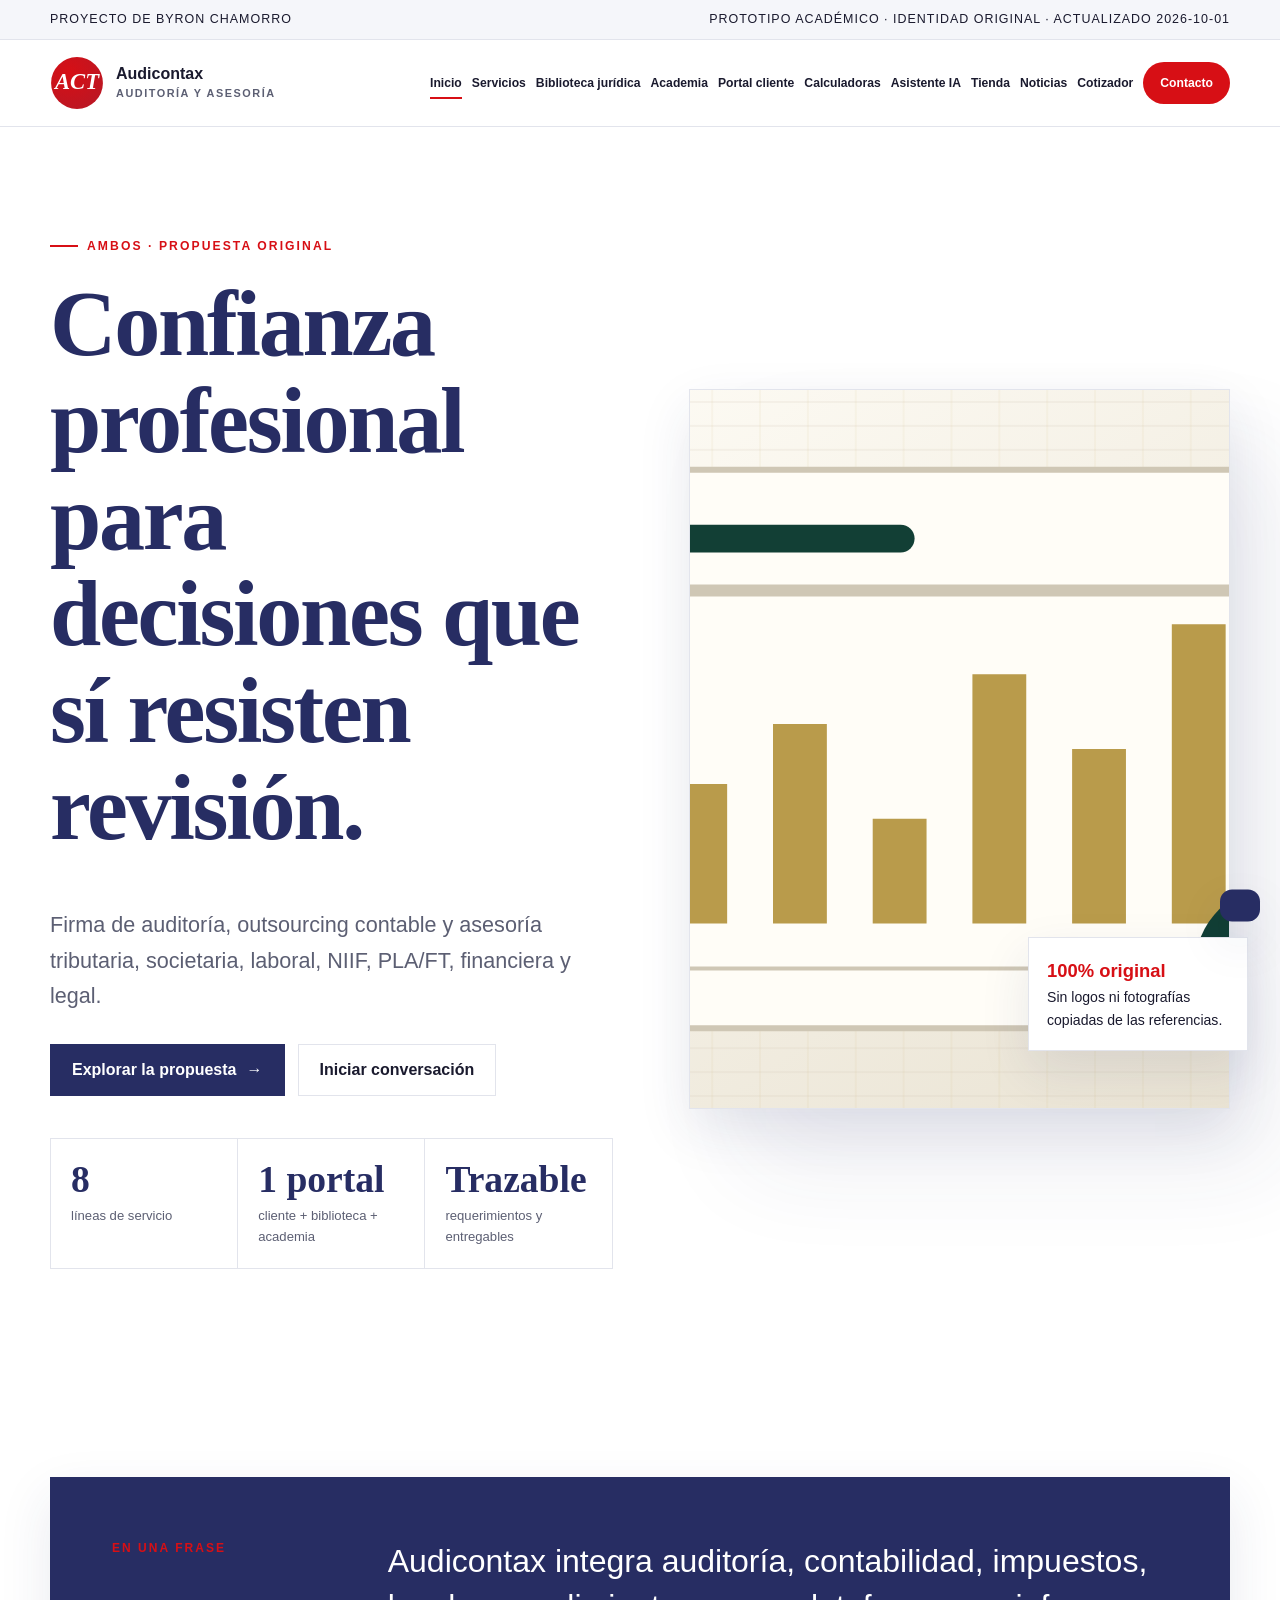
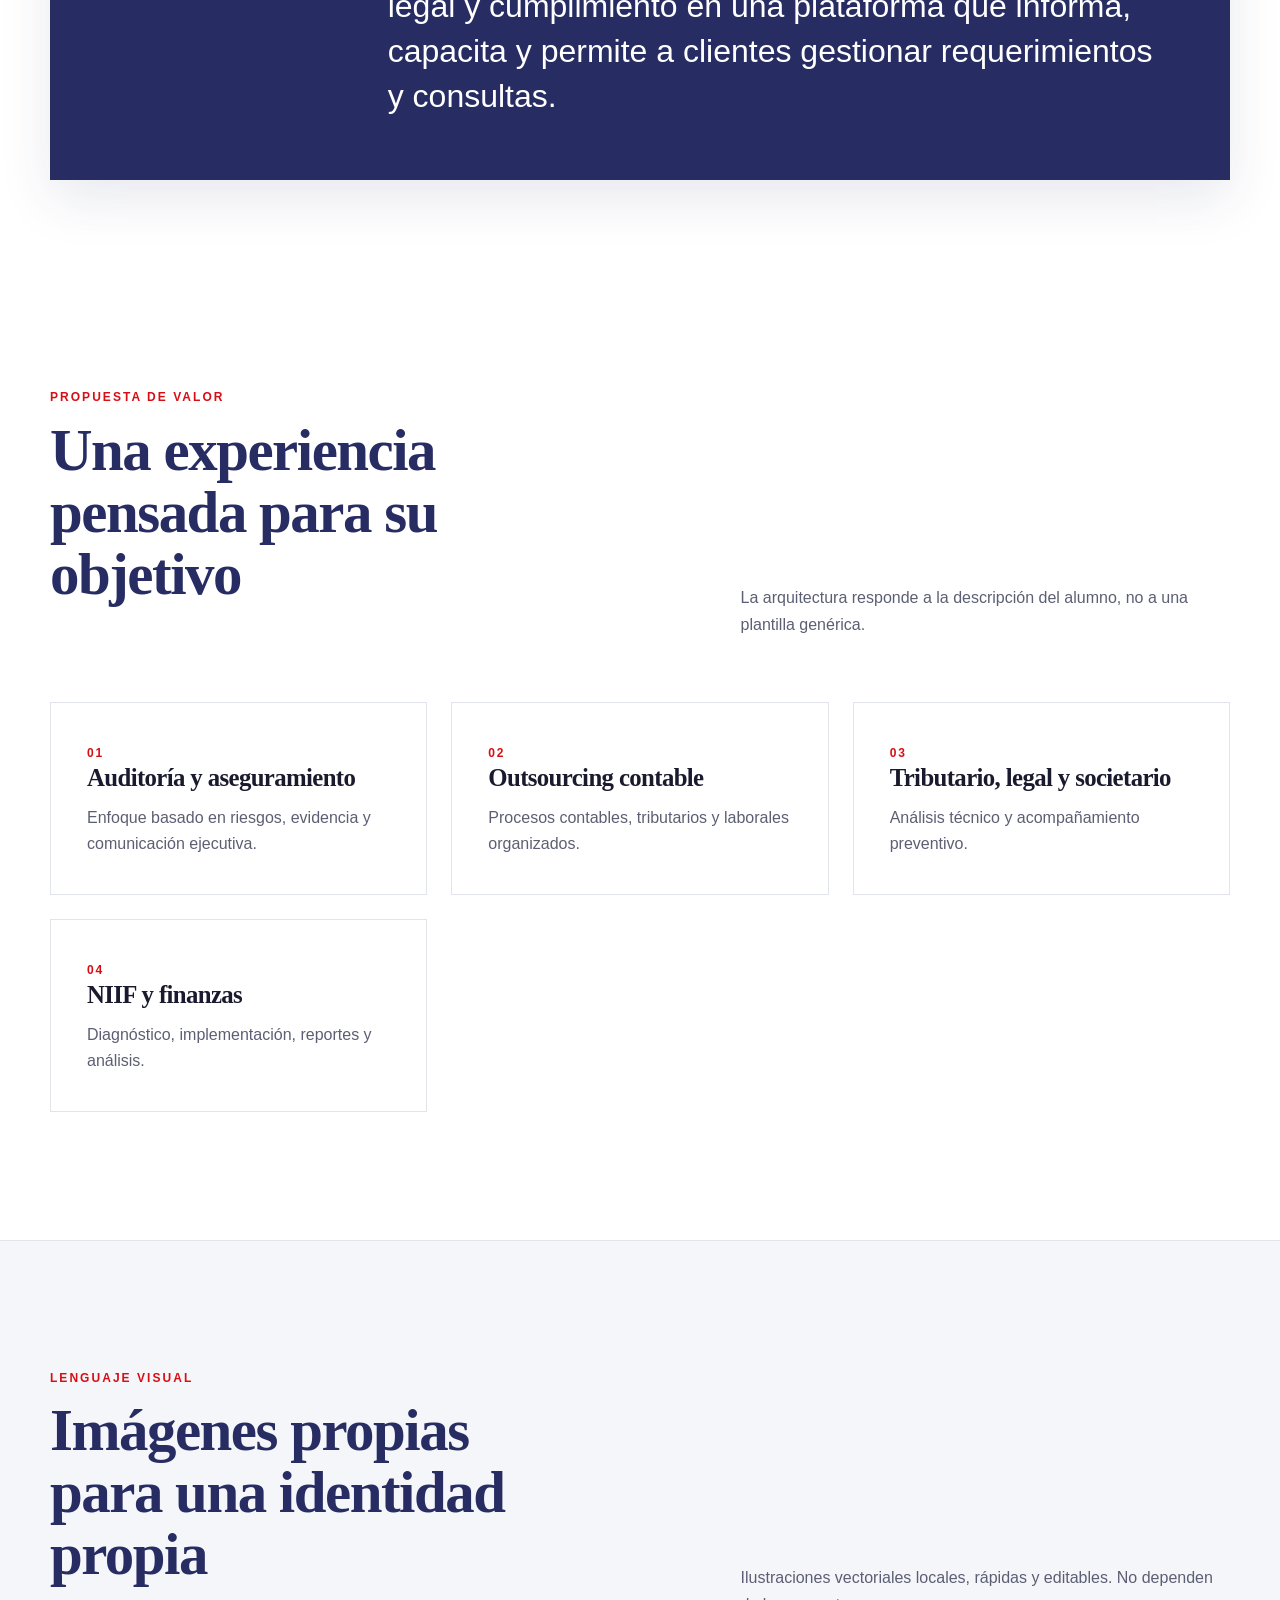
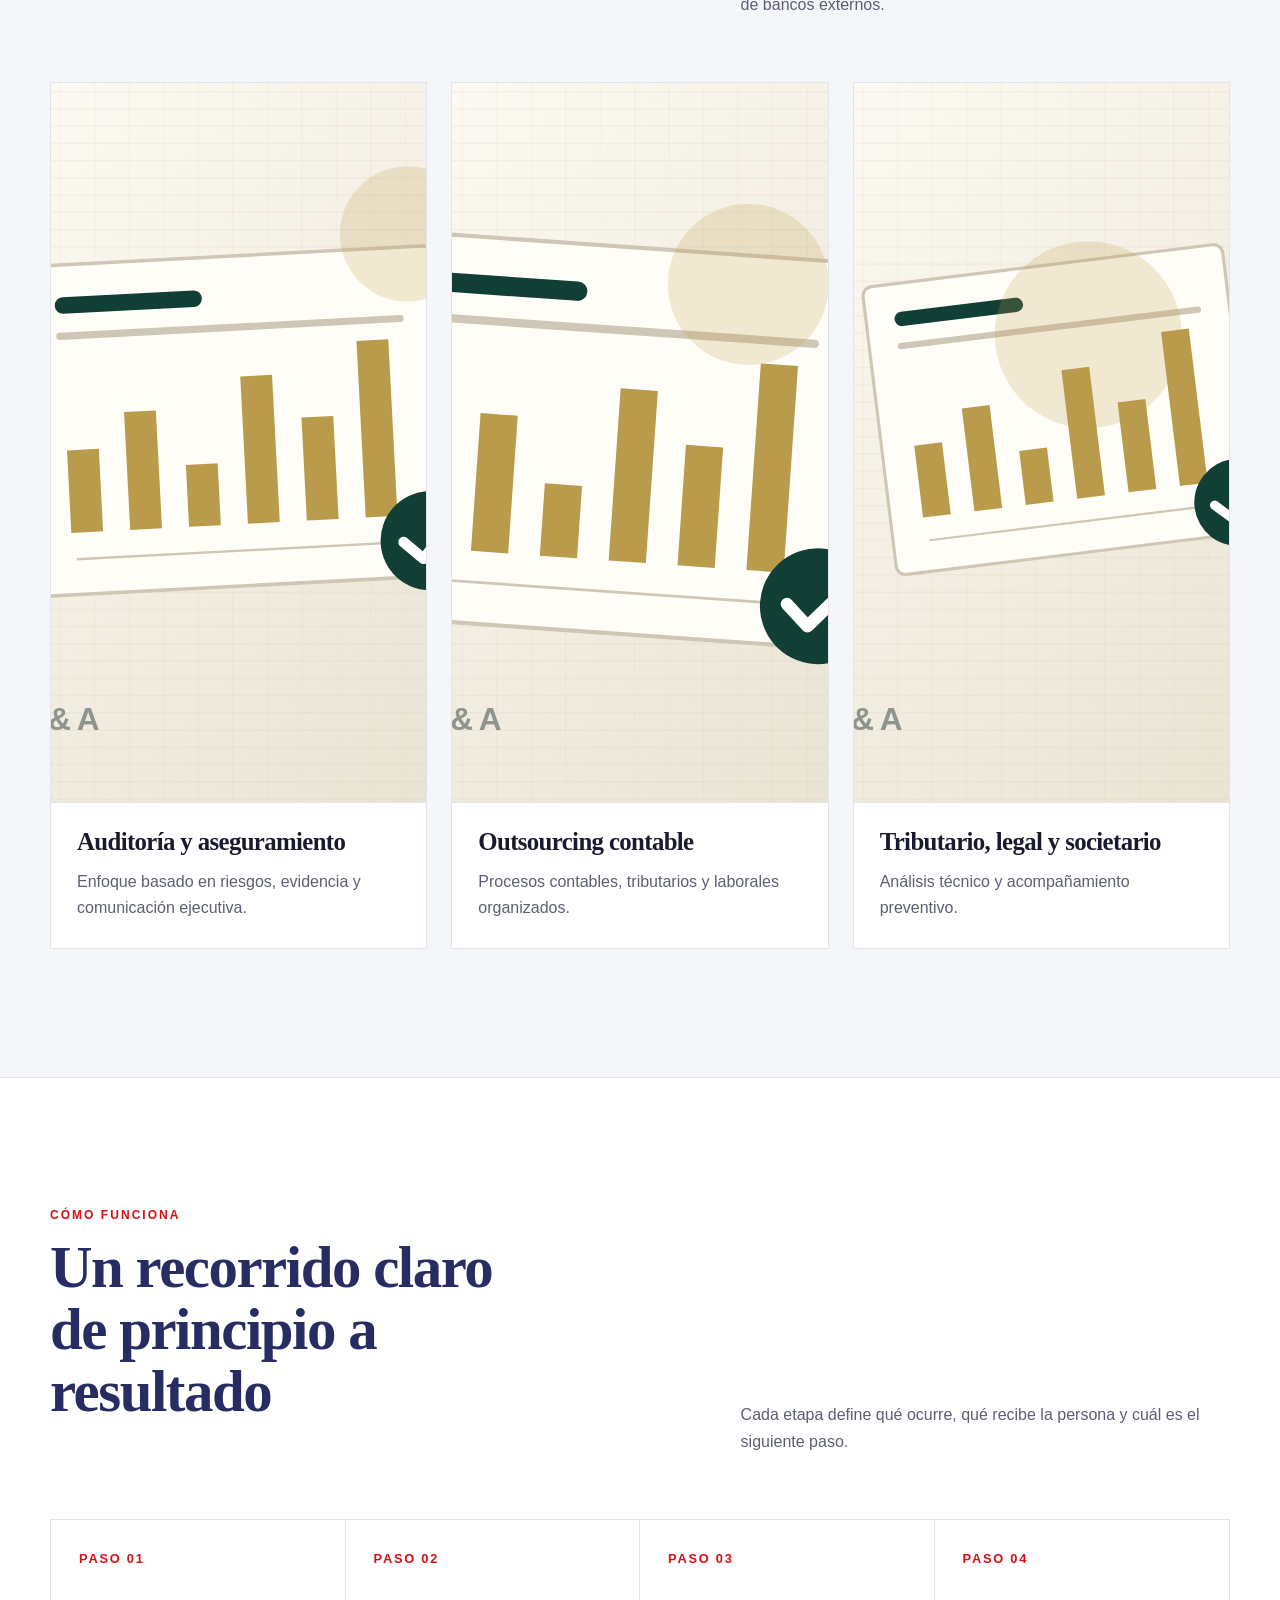
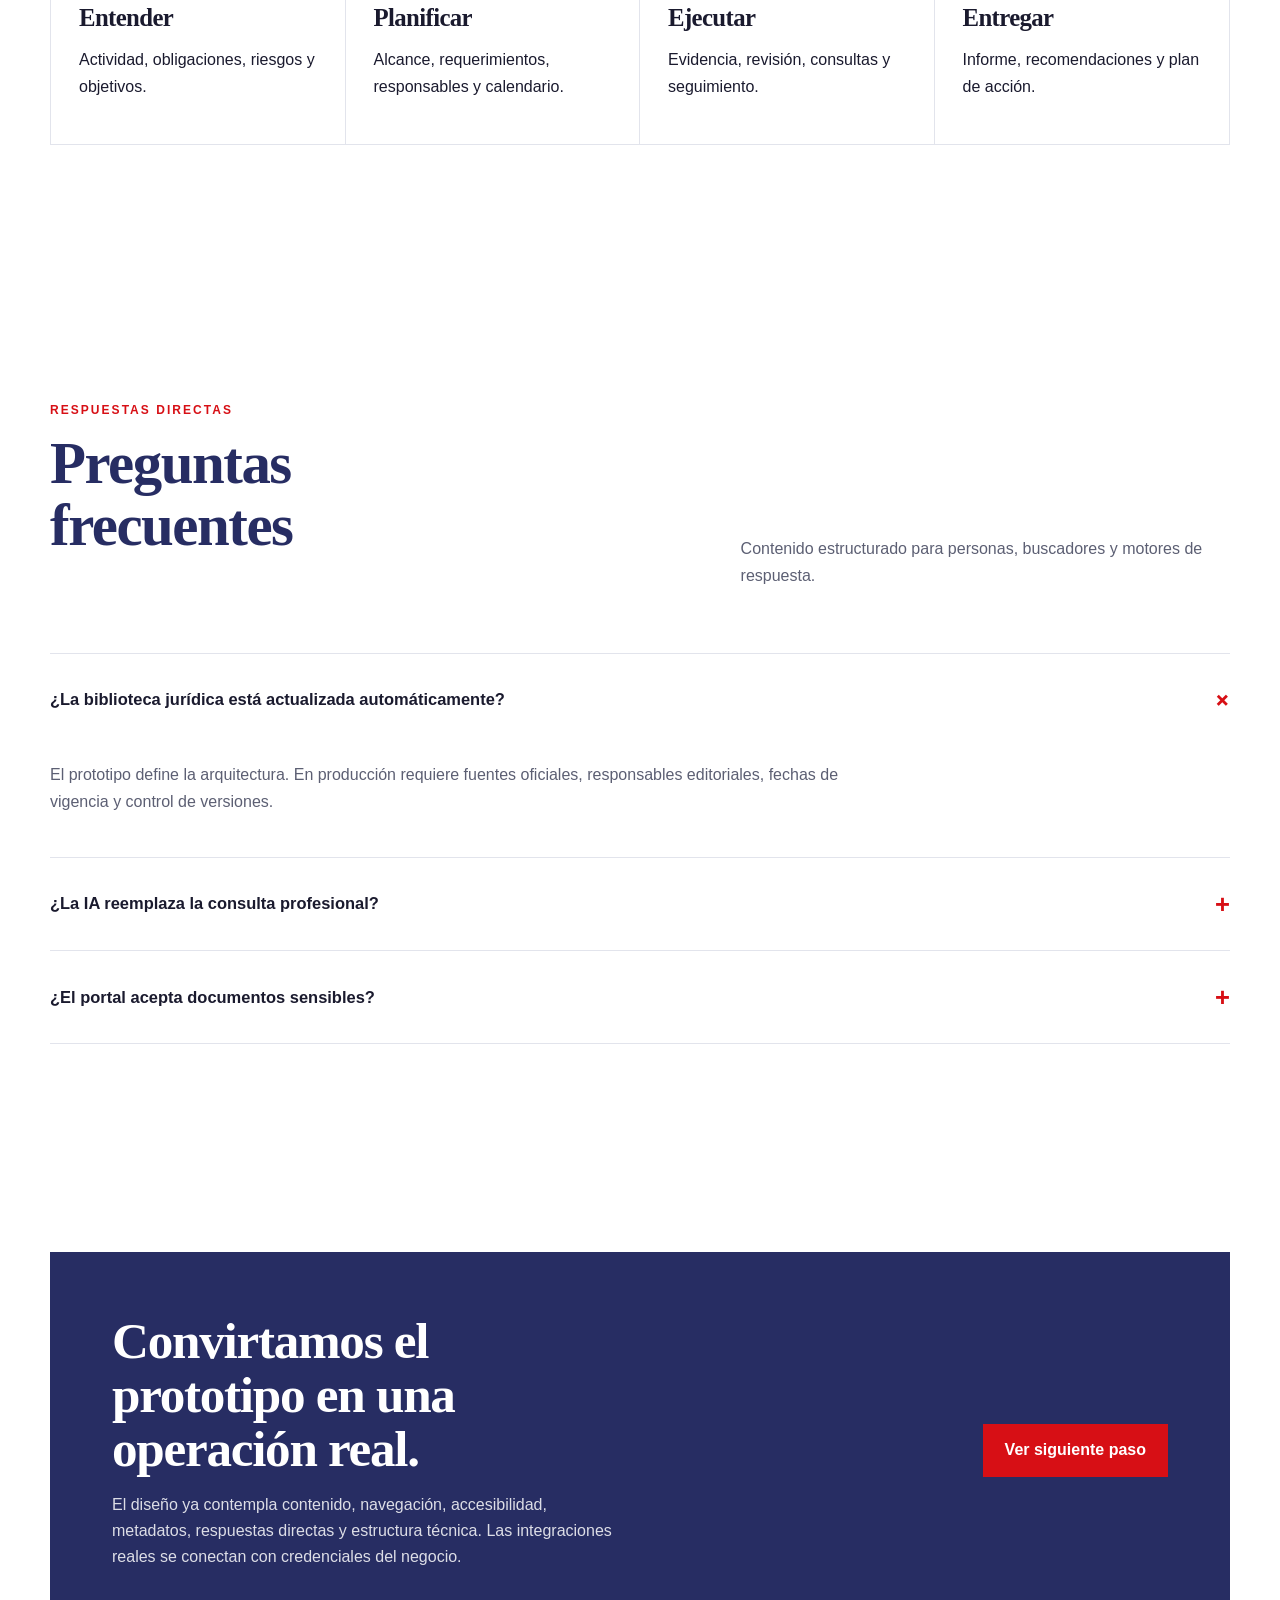
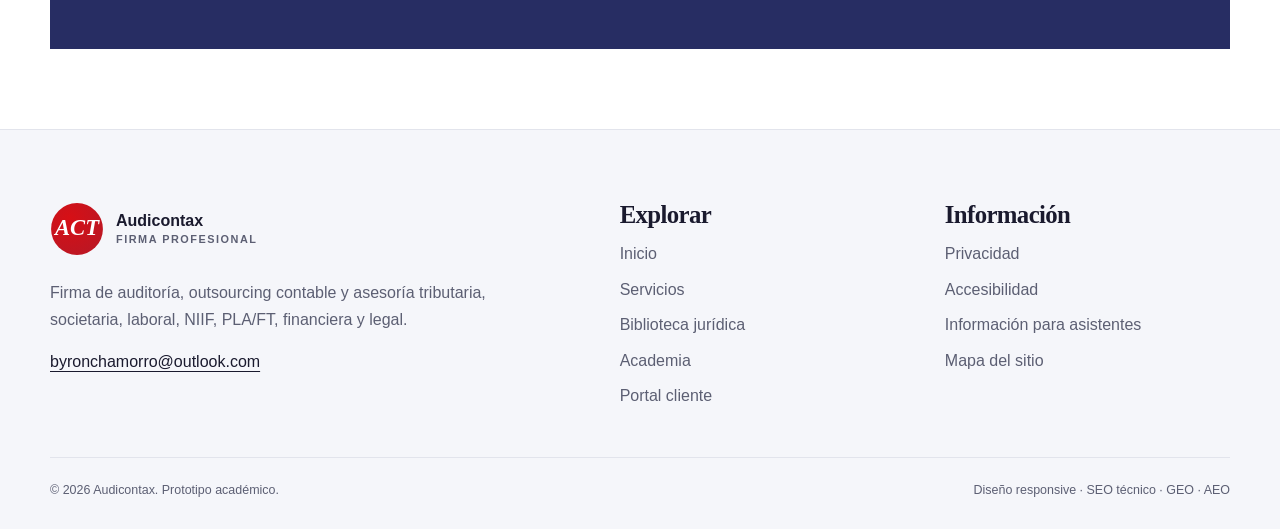
<file: index.html>
<!doctype html><html lang="es"><head>
<meta charset="utf-8"><meta name="viewport" content="width=device-width,initial-scale=1"><meta name="theme-color" content="#123f35">
<title>Inicio | Audicontax</title><meta name="description" content="Inicio de Audicontax. Audicontax integra auditoría, contabilidad, impuestos, legal y cumplimiento en una plataforma que informa, capacita…"><meta name="robots" content="index,follow,max-image-preview:large,max-snippet:-1,max-video-preview:-1"><meta name="generator" content="Centro Iberoamericano · prototipo académico">
<link rel="canonical" href="./index.html"><link rel="icon" href="assets/img/favicon.svg" type="image/svg+xml"><link rel="manifest" href="manifest.webmanifest"><link rel="stylesheet" href="assets/css/styles.css">
<meta property="og:type" content="website"><meta property="og:locale" content="es_EC"><meta property="og:title" content="Inicio | Audicontax"><meta property="og:description" content="Inicio de Audicontax. Audicontax integra auditoría, contabilidad, impuestos, legal y cumplimiento en una plataforma que informa, capacita…"><meta property="og:url" content="./index.html"><meta property="og:image" content="assets/img/og-cover.png"><meta property="og:image:width" content="1200"><meta property="og:image:height" content="630"><meta property="og:site_name" content="Audicontax">
<meta name="twitter:card" content="summary_large_image"><meta name="twitter:title" content="Inicio | Audicontax"><meta name="twitter:description" content="Inicio de Audicontax. Audicontax integra auditoría, contabilidad, impuestos, legal y cumplimiento en una plataforma que informa, capacita…"><meta name="twitter:image" content="assets/img/og-cover.png">
<script type="application/ld+json">{"@context":"https://schema.org","@type":"AccountingService","@id":"./#entity","name":"Audicontax","description":"Firma de auditoría, outsourcing contable y asesoría tributaria, societaria, laboral, NIIF, PLA/FT, financiera y legal.","url":"./index.html","logo":"./assets/img/logo.svg","image":"./assets/img/og-cover.png","inLanguage":"es","email":"byronchamorro@outlook.com"}</script><script type="application/ld+json">{"@context":"https://schema.org","@type":"WebSite","@id":"./#website","name":"Audicontax","url":"./index.html","inLanguage":"es","publisher":{"@id":"./#entity"}}</script><script type="application/ld+json">{"@context":"https://schema.org","@type":"WebPage","name":"Inicio","description":"Audicontax integra auditoría, contabilidad, impuestos, legal y cumplimiento en una plataforma que informa, capacita y permite a clientes gestion…","url":"./index.html","inLanguage":"es","isPartOf":{"@id":"./#website"},"about":{"@id":"./#entity"},"dateModified":"2026-10-01"}</script><script type="application/ld+json">{"@context":"https://schema.org","@type":"FAQPage","mainEntity":[{"@type":"Question","name":"¿La biblioteca jurídica está actualizada automáticamente?","acceptedAnswer":{"@type":"Answer","text":"El prototipo define la arquitectura. En producción requiere fuentes oficiales, responsables editoriales, fechas de vigencia y control de versiones."}},{"@type":"Question","name":"¿La IA reemplaza la consulta profesional?","acceptedAnswer":{"@type":"Answer","text":"No. Resuelve orientación básica con citas a la biblioteca; asuntos relevantes deben escalarse a un profesional."}},{"@type":"Question","name":"¿El portal acepta documentos sensibles?","acceptedAnswer":{"@type":"Answer","text":"La versión productiva debe incorporar autenticación, cifrado, roles, auditoría y políticas de retención antes de recibir documentos reales."}}]}</script><script type="application/ld+json">{"@context":"https://schema.org","@type":"SoftwareApplication","name":"Audicontax","applicationCategory":"BusinessApplication","operatingSystem":"Web, Android, iOS","description":"Firma de auditoría, outsourcing contable y asesoría tributaria, societaria, laboral, NIIF, PLA/FT, financiera y legal.","offers":{"@type":"Offer","price":"0","priceCurrency":"USD","description":"Prototipo demostrativo; precio no definido"}}</script></head><body data-theme="audit"><a class="skip-link" href="#contenido">Saltar al contenido</a>
<div class="topbar"><div class="container"><span>Proyecto de Byron Chamorro</span><span>Prototipo académico · identidad original · actualizado 2026-10-01</span></div></div>
<header class="site-header">
  <div class="container nav-wrap">
    <a class="brand" href="index.html" aria-label="Ir al inicio de Audicontax"><img src="assets/img/favicon.svg" width="54" height="54" alt=""><span>Audicontax<small>auditoría y asesoría</small></span></a>
    <button class="menu-toggle" id="menu-toggle" type="button" aria-expanded="false" aria-controls="site-nav">Menú</button>
    <nav class="site-nav nav-dense" id="site-nav" aria-label="Navegación principal"><a class="" href="index.html" aria-current="page">Inicio</a><a class="" href="servicios.html">Servicios</a><a class="" href="biblioteca.html">Biblioteca jurídica</a><a class="" href="academia.html">Academia</a><a class="" href="portal-cliente.html">Portal cliente</a><a class="" href="calculadoras.html">Calculadoras</a><a class="" href="asistente-ia.html">Asistente IA</a><a class="" href="tienda.html">Tienda</a><a class="" href="noticias.html">Noticias</a><a class="" href="cotizador.html">Cotizador</a><a class="nav-cta" href="contacto.html">Contacto</a></nav>
  </div>
</header><main id="contenido">
<section class="hero"><div class="container hero-grid"><div class="hero-copy"><div class="eyebrow">ambos · propuesta original</div><h1>Confianza profesional para decisiones que sí resisten revisión.</h1><p class="lead">Firma de auditoría, outsourcing contable y asesoría tributaria, societaria, laboral, NIIF, PLA/FT, financiera y legal.</p><div class="hero-actions"><a class="btn" href="servicios.html">Explorar la propuesta <span aria-hidden="true">→</span></a><a class="btn btn-secondary" href="contacto.html">Iniciar conversación</a></div><div class="stats"><div class="stat"><strong>8</strong><span>líneas de servicio</span></div><div class="stat"><strong>1 portal</strong><span>cliente + biblioteca + academia</span></div><div class="stat"><strong>Trazable</strong><span>requerimientos y entregables</span></div></div></div><div class="hero-art"><img src="assets/img/hero.svg" width="1000" height="720" alt="Ilustración original para Audicontax"><div class="hero-badge"><strong>100% original</strong>Sin logos ni fotografías copiadas de las referencias.</div></div></div></section>
<section class="section-sm"><div class="container"><div class="answer-box"><div class="label">En una frase</div><p>Audicontax integra auditoría, contabilidad, impuestos, legal y cumplimiento en una plataforma que informa, capacita y permite a clientes gestionar requerimientos y consultas.</p></div></div></section>
<section class="section"><div class="container"><div class="section-head"><div><div class="kicker">Propuesta de valor</div><h2>Una experiencia pensada para su objetivo</h2></div><p>La arquitectura responde a la descripción del alumno, no a una plantilla genérica.</p></div><div class="grid-3"><article class="card"><span class="number">01</span><h3>Auditoría y aseguramiento</h3><p>Enfoque basado en riesgos, evidencia y comunicación ejecutiva.</p></article><article class="card"><span class="number">02</span><h3>Outsourcing contable</h3><p>Procesos contables, tributarios y laborales organizados.</p></article><article class="card"><span class="number">03</span><h3>Tributario, legal y societario</h3><p>Análisis técnico y acompañamiento preventivo.</p></article><article class="card"><span class="number">04</span><h3>NIIF y finanzas</h3><p>Diagnóstico, implementación, reportes y análisis.</p></article></div></div></section>
<section class="section section-alt"><div class="container"><div class="section-head"><div><div class="kicker">Lenguaje visual</div><h2>Imágenes propias para una identidad propia</h2></div><p>Ilustraciones vectoriales locales, rápidas y editables. No dependen de bancos externos.</p></div><div class="grid-3"><article class="card visual-card"><img src="assets/img/visual-1.svg" width="720" height="720" loading="lazy" alt="Ilustración original: Auditoría y aseguramiento"><div class="card-body"><h3>Auditoría y aseguramiento</h3><p>Enfoque basado en riesgos, evidencia y comunicación ejecutiva.</p></div></article><article class="card visual-card"><img src="assets/img/visual-2.svg" width="720" height="720" loading="lazy" alt="Ilustración original: Outsourcing contable"><div class="card-body"><h3>Outsourcing contable</h3><p>Procesos contables, tributarios y laborales organizados.</p></div></article><article class="card visual-card"><img src="assets/img/visual-3.svg" width="720" height="720" loading="lazy" alt="Ilustración original: Tributario, legal y societario"><div class="card-body"><h3>Tributario, legal y societario</h3><p>Análisis técnico y acompañamiento preventivo.</p></div></article></div></div></section>
<section class="section"><div class="container"><div class="section-head"><div><div class="kicker">Cómo funciona</div><h2>Un recorrido claro de principio a resultado</h2></div><p>Cada etapa define qué ocurre, qué recibe la persona y cuál es el siguiente paso.</p></div><div class="step-list"><article class="step"><strong>Paso 01</strong><h3>Entender</h3><p>Actividad, obligaciones, riesgos y objetivos.</p></article><article class="step"><strong>Paso 02</strong><h3>Planificar</h3><p>Alcance, requerimientos, responsables y calendario.</p></article><article class="step"><strong>Paso 03</strong><h3>Ejecutar</h3><p>Evidencia, revisión, consultas y seguimiento.</p></article><article class="step"><strong>Paso 04</strong><h3>Entregar</h3><p>Informe, recomendaciones y plan de acción.</p></article></div></div></section>
<section class="section"><div class="container"><div class="section-head"><div><div class="kicker">Respuestas directas</div><h2>Preguntas frecuentes</h2></div><p>Contenido estructurado para personas, buscadores y motores de respuesta.</p></div><div class="faq-list"><div class="faq-item" data-open="true"><button class="faq-question" type="button" aria-expanded="true"><span>¿La biblioteca jurídica está actualizada automáticamente?</span><span aria-hidden="true">+</span></button><div class="faq-answer"><p>El prototipo define la arquitectura. En producción requiere fuentes oficiales, responsables editoriales, fechas de vigencia y control de versiones.</p></div></div><div class="faq-item" data-open="false"><button class="faq-question" type="button" aria-expanded="false"><span>¿La IA reemplaza la consulta profesional?</span><span aria-hidden="true">+</span></button><div class="faq-answer"><p>No. Resuelve orientación básica con citas a la biblioteca; asuntos relevantes deben escalarse a un profesional.</p></div></div><div class="faq-item" data-open="false"><button class="faq-question" type="button" aria-expanded="false"><span>¿El portal acepta documentos sensibles?</span><span aria-hidden="true">+</span></button><div class="faq-answer"><p>La versión productiva debe incorporar autenticación, cifrado, roles, auditoría y políticas de retención antes de recibir documentos reales.</p></div></div></div></div></section>
<section class="section-sm"><div class="container"><div class="callout"><div><h2>Convirtamos el prototipo en una operación real.</h2><p>El diseño ya contempla contenido, navegación, accesibilidad, metadatos, respuestas directas y estructura técnica. Las integraciones reales se conectan con credenciales del negocio.</p></div><a class="btn" href="contacto.html">Ver siguiente paso</a></div></div></section>
</main><footer class="site-footer">
  <div class="container">
    <div class="footer-grid">
      <div><a class="brand" href="index.html"><img src="assets/img/favicon.svg" width="54" height="54" alt=""><span>Audicontax<small>firma profesional</small></span></a><p>Firma de auditoría, outsourcing contable y asesoría tributaria, societaria, laboral, NIIF, PLA/FT, financiera y legal.</p><a href="mailto:byronchamorro@outlook.com">byronchamorro@outlook.com</a></div>
      <div><h3>Explorar</h3><div class="footer-links"><a href="index.html">Inicio</a><a href="servicios.html">Servicios</a><a href="biblioteca.html">Biblioteca jurídica</a><a href="academia.html">Academia</a><a href="portal-cliente.html">Portal cliente</a></div></div>
      <div><h3>Información</h3><div class="footer-links"><a href="privacidad.html">Privacidad</a><a href="accesibilidad.html">Accesibilidad</a><a href="llms.txt">Información para asistentes</a><a href="sitemap.xml">Mapa del sitio</a></div></div>
    </div>
    <div class="footer-bottom"><span>© <span id="year">2026</span> Audicontax. Prototipo académico.</span><span>Diseño responsive · SEO técnico · GEO · AEO</span></div>
  </div>
</footer><div id="toast" class="toast" role="status" aria-live="polite"></div><script src="assets/js/app.js" defer></script></body></html>
</file>
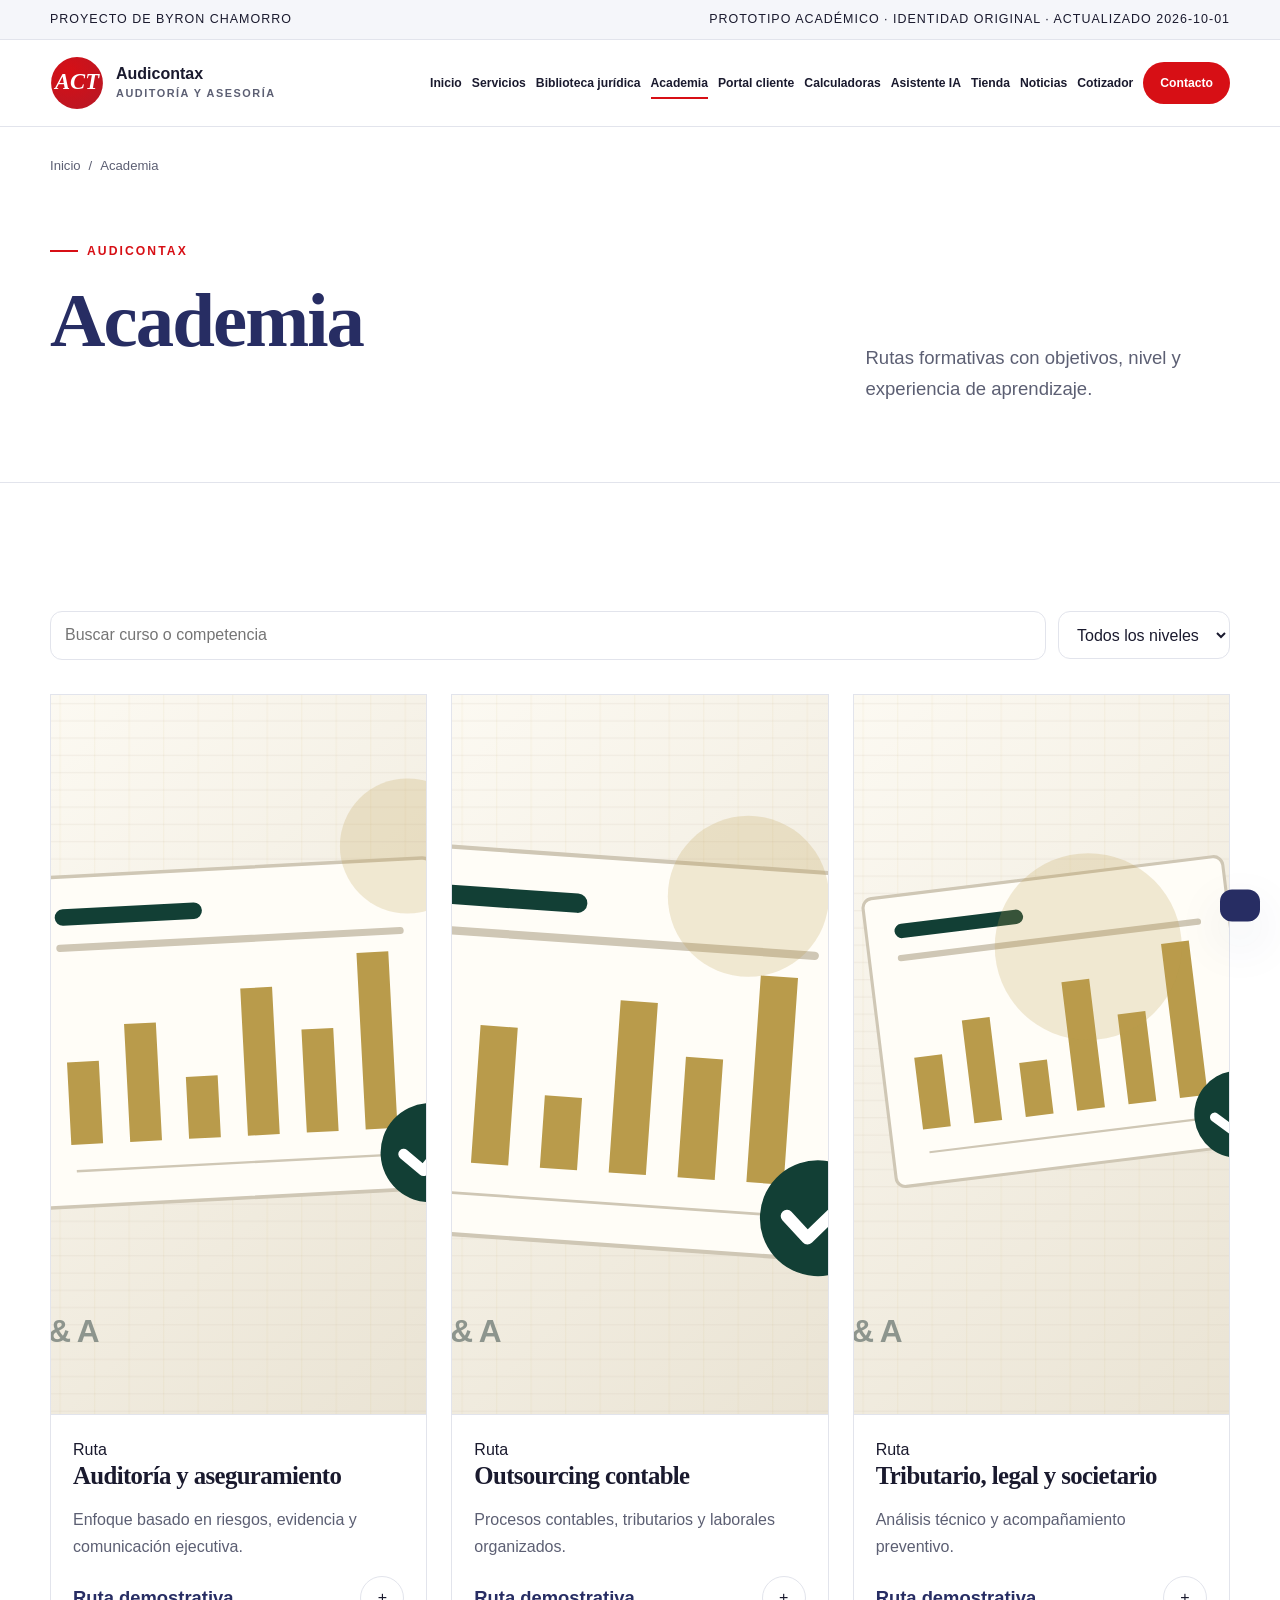
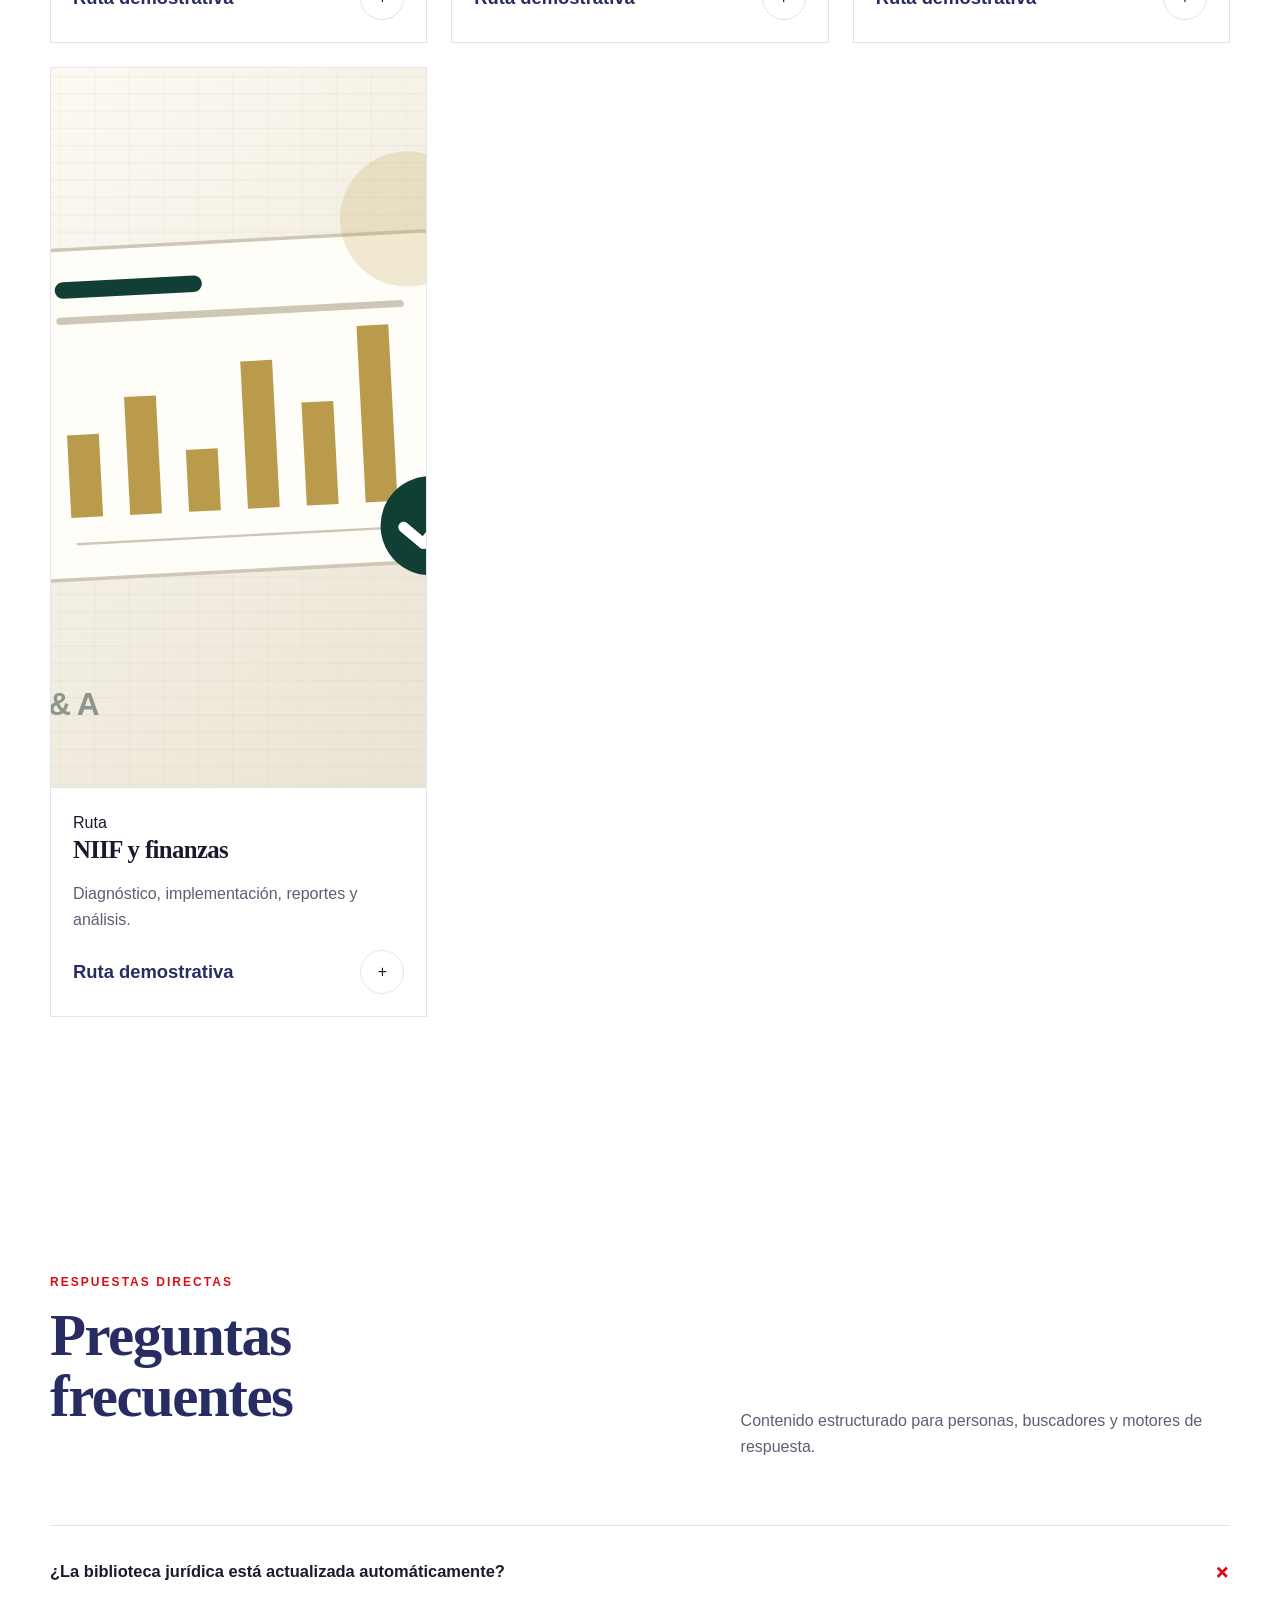
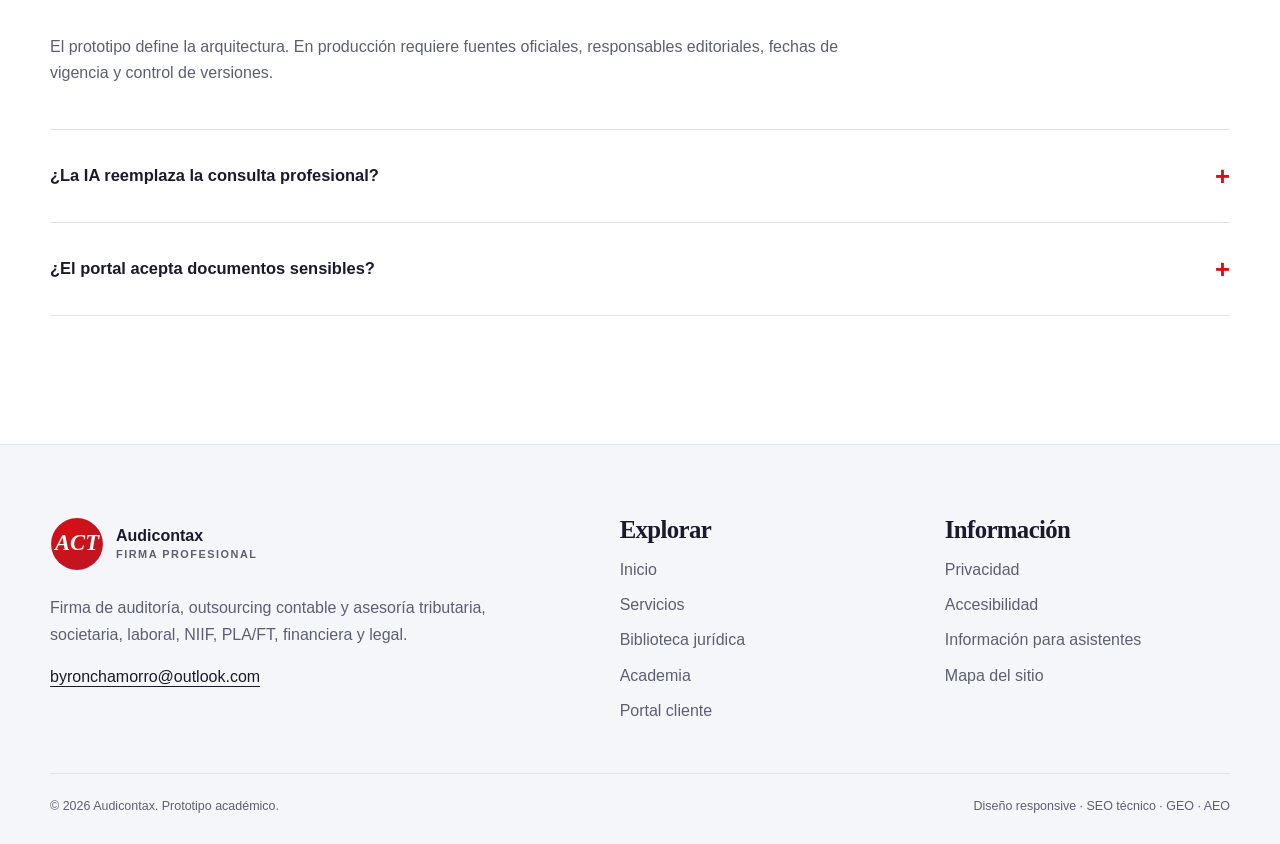
<file: academia.html>
<!doctype html><html lang="es"><head>
<meta charset="utf-8"><meta name="viewport" content="width=device-width,initial-scale=1"><meta name="theme-color" content="#272d63">
<title>Academia | Audicontax</title><meta name="description" content="Academia de Audicontax. Audicontax integra auditoría, contabilidad, impuestos, legal y cumplimiento en una plataforma que informa, capaci…"><meta name="robots" content="index,follow,max-image-preview:large,max-snippet:-1,max-video-preview:-1"><meta name="generator" content="Centro Iberoamericano · prototipo académico">
<link rel="canonical" href="./academia.html"><link rel="icon" href="assets/img/favicon.svg" type="image/svg+xml"><link rel="manifest" href="manifest.webmanifest"><link rel="stylesheet" href="assets/css/styles.css">
<meta property="og:type" content="website"><meta property="og:locale" content="es_EC"><meta property="og:title" content="Academia | Audicontax"><meta property="og:description" content="Academia de Audicontax. Audicontax integra auditoría, contabilidad, impuestos, legal y cumplimiento en una plataforma que informa, capaci…"><meta property="og:url" content="./academia.html"><meta property="og:image" content="assets/img/og-cover.png"><meta property="og:image:width" content="1200"><meta property="og:image:height" content="630"><meta property="og:site_name" content="Audicontax">
<meta name="twitter:card" content="summary_large_image"><meta name="twitter:title" content="Academia | Audicontax"><meta name="twitter:description" content="Academia de Audicontax. Audicontax integra auditoría, contabilidad, impuestos, legal y cumplimiento en una plataforma que informa, capaci…"><meta name="twitter:image" content="assets/img/og-cover.png">
<script type="application/ld+json">{"@context":"https://schema.org","@type":"AccountingService","@id":"./#entity","name":"Audicontax","description":"Firma de auditoría, outsourcing contable y asesoría tributaria, societaria, laboral, NIIF, PLA/FT, financiera y legal.","url":"./index.html","logo":"./assets/img/logo.svg","image":"./assets/img/og-cover.png","inLanguage":"es","email":"byronchamorro@outlook.com"}</script><script type="application/ld+json">{"@context":"https://schema.org","@type":"WebSite","@id":"./#website","name":"Audicontax","url":"./index.html","inLanguage":"es","publisher":{"@id":"./#entity"}}</script><script type="application/ld+json">{"@context":"https://schema.org","@type":"CollectionPage","name":"Academia","description":"Audicontax integra auditoría, contabilidad, impuestos, legal y cumplimiento en una plataforma que informa, capacita y permite a clientes gestion…","url":"./academia.html","inLanguage":"es","isPartOf":{"@id":"./#website"},"about":{"@id":"./#entity"},"dateModified":"2026-10-01"}</script><script type="application/ld+json">{"@context":"https://schema.org","@type":"BreadcrumbList","itemListElement":[{"@type":"ListItem","position":1,"name":"Inicio","item":"./index.html"},{"@type":"ListItem","position":2,"name":"Academia","item":"./academia.html"}]}</script><script type="application/ld+json">{"@context":"https://schema.org","@type":"FAQPage","mainEntity":[{"@type":"Question","name":"¿La biblioteca jurídica está actualizada automáticamente?","acceptedAnswer":{"@type":"Answer","text":"El prototipo define la arquitectura. En producción requiere fuentes oficiales, responsables editoriales, fechas de vigencia y control de versiones."}},{"@type":"Question","name":"¿La IA reemplaza la consulta profesional?","acceptedAnswer":{"@type":"Answer","text":"No. Resuelve orientación básica con citas a la biblioteca; asuntos relevantes deben escalarse a un profesional."}},{"@type":"Question","name":"¿El portal acepta documentos sensibles?","acceptedAnswer":{"@type":"Answer","text":"La versión productiva debe incorporar autenticación, cifrado, roles, auditoría y políticas de retención antes de recibir documentos reales."}}]}</script></head><body data-theme="audit"><a class="skip-link" href="#contenido">Saltar al contenido</a>
<div class="topbar"><div class="container"><span>Proyecto de Byron Chamorro</span><span>Prototipo académico · identidad original · actualizado 2026-10-01</span></div></div>
<header class="site-header">
  <div class="container nav-wrap">
    <a class="brand" href="index.html" aria-label="Ir al inicio de Audicontax"><img src="assets/img/favicon.svg" width="54" height="54" alt="Logo Audicontax"><span>Audicontax<small>auditoría y asesoría</small></span></a>
    <button class="menu-toggle" id="menu-toggle" type="button" aria-expanded="false" aria-controls="site-nav">Menú</button>
    <nav class="site-nav nav-dense" id="site-nav" aria-label="Navegación principal"><a class="" href="index.html">Inicio</a><a class="" href="servicios.html">Servicios</a><a class="" href="biblioteca.html">Biblioteca jurídica</a><a class="" href="academia.html" aria-current="page">Academia</a><a class="" href="portal-cliente.html">Portal cliente</a><a class="" href="calculadoras.html">Calculadoras</a><a class="" href="asistente-ia.html">Asistente IA</a><a class="" href="tienda.html">Tienda</a><a class="" href="noticias.html">Noticias</a><a class="" href="cotizador.html">Cotizador</a><a class="nav-cta" href="contacto.html">Contacto</a></nav>
  </div>
</header><main id="contenido"><div class="container breadcrumbs"><a href="index.html">Inicio</a><span aria-hidden="true">/</span><span>Academia</span></div><section class="page-hero"><div class="container inner"><div><div class="eyebrow">Audicontax</div><h1>Academia</h1></div><p>Rutas formativas con objetivos, nivel y experiencia de aprendizaje.</p></div></section><section class="section"><div class="container"><div class="catalog-toolbar"><input id="catalog-search" type="search" placeholder="Buscar curso o competencia" aria-label="Buscar curso"><select id="catalog-category" data-filter="category" aria-label="Filtrar por nivel"><option value="all">Todos los niveles</option><option value="ruta">Ruta</option></select></div><div class="product-grid"><article class="product-card" data-search="auditoría y aseguramiento ruta enfoque basado en riesgos, evidencia y comunicación ejecutiva." data-category="ruta"><img src="assets/img/visual-1.svg" width="720" height="720" loading="lazy" alt="Visual del curso Auditoría y aseguramiento"><div class="product-info"><span class="number">Ruta</span><h3>Auditoría y aseguramiento</h3><p>Enfoque basado en riesgos, evidencia y comunicación ejecutiva.</p><div class="product-meta"><span class="price">Ruta demostrativa</span><button type="button" class="icon-button" data-action data-message="Interés registrado para Auditoría y aseguramiento." aria-label="Consultar curso">+</button></div></div></article><article class="product-card" data-search="outsourcing contable ruta procesos contables, tributarios y laborales organizados." data-category="ruta"><img src="assets/img/visual-2.svg" width="720" height="720" loading="lazy" alt="Visual del curso Outsourcing contable"><div class="product-info"><span class="number">Ruta</span><h3>Outsourcing contable</h3><p>Procesos contables, tributarios y laborales organizados.</p><div class="product-meta"><span class="price">Ruta demostrativa</span><button type="button" class="icon-button" data-action data-message="Interés registrado para Outsourcing contable." aria-label="Consultar curso">+</button></div></div></article><article class="product-card" data-search="tributario, legal y societario ruta análisis técnico y acompañamiento preventivo." data-category="ruta"><img src="assets/img/visual-3.svg" width="720" height="720" loading="lazy" alt="Visual del curso Tributario, legal y societario"><div class="product-info"><span class="number">Ruta</span><h3>Tributario, legal y societario</h3><p>Análisis técnico y acompañamiento preventivo.</p><div class="product-meta"><span class="price">Ruta demostrativa</span><button type="button" class="icon-button" data-action data-message="Interés registrado para Tributario, legal y societario." aria-label="Consultar curso">+</button></div></div></article><article class="product-card" data-search="niif y finanzas ruta diagnóstico, implementación, reportes y análisis." data-category="ruta"><img src="assets/img/visual-1.svg" width="720" height="720" loading="lazy" alt="Visual del curso NIIF y finanzas"><div class="product-info"><span class="number">Ruta</span><h3>NIIF y finanzas</h3><p>Diagnóstico, implementación, reportes y análisis.</p><div class="product-meta"><span class="price">Ruta demostrativa</span><button type="button" class="icon-button" data-action data-message="Interés registrado para NIIF y finanzas." aria-label="Consultar curso">+</button></div></div></article></div><div id="catalog-empty" class="empty-state">No existen cursos con esos criterios.</div></div></section><section class="section"><div class="container"><div class="section-head"><div><div class="kicker">Respuestas directas</div><h2>Preguntas frecuentes</h2></div><p>Contenido estructurado para personas, buscadores y motores de respuesta.</p></div><div class="faq-list"><div class="faq-item" data-open="true"><button class="faq-question" type="button" aria-expanded="true"><span>¿La biblioteca jurídica está actualizada automáticamente?</span><span aria-hidden="true">+</span></button><div class="faq-answer"><p>El prototipo define la arquitectura. En producción requiere fuentes oficiales, responsables editoriales, fechas de vigencia y control de versiones.</p></div></div><div class="faq-item" data-open="false"><button class="faq-question" type="button" aria-expanded="false"><span>¿La IA reemplaza la consulta profesional?</span><span aria-hidden="true">+</span></button><div class="faq-answer"><p>No. Resuelve orientación básica con citas a la biblioteca; asuntos relevantes deben escalarse a un profesional.</p></div></div><div class="faq-item" data-open="false"><button class="faq-question" type="button" aria-expanded="false"><span>¿El portal acepta documentos sensibles?</span><span aria-hidden="true">+</span></button><div class="faq-answer"><p>La versión productiva debe incorporar autenticación, cifrado, roles, auditoría y políticas de retención antes de recibir documentos reales.</p></div></div></div></div></section></main><footer class="site-footer">
  <div class="container">
    <div class="footer-grid">
      <div><a class="brand" href="index.html"><img src="assets/img/favicon.svg" width="54" height="54" alt="Logo Audicontax"><span>Audicontax<small>firma profesional</small></span></a><p>Firma de auditoría, outsourcing contable y asesoría tributaria, societaria, laboral, NIIF, PLA/FT, financiera y legal.</p><a href="mailto:byronchamorro@outlook.com">byronchamorro@outlook.com</a></div>
      <div><h3>Explorar</h3><div class="footer-links"><a href="index.html">Inicio</a><a href="servicios.html">Servicios</a><a href="biblioteca.html">Biblioteca jurídica</a><a href="academia.html">Academia</a><a href="portal-cliente.html">Portal cliente</a></div></div>
      <div><h3>Información</h3><div class="footer-links"><a href="privacidad.html">Privacidad</a><a href="accesibilidad.html">Accesibilidad</a><a href="llms.txt">Información para asistentes</a><a href="sitemap.xml">Mapa del sitio</a></div></div>
    </div>
    <div class="footer-bottom"><span>© <span id="year">2026</span> Audicontax. Prototipo académico.</span><span>Diseño responsive · SEO técnico · GEO · AEO</span></div>
  </div>
</footer><div id="toast" class="toast" role="status" aria-live="polite"></div><script src="assets/js/app.js" defer></script></body></html>
</file>
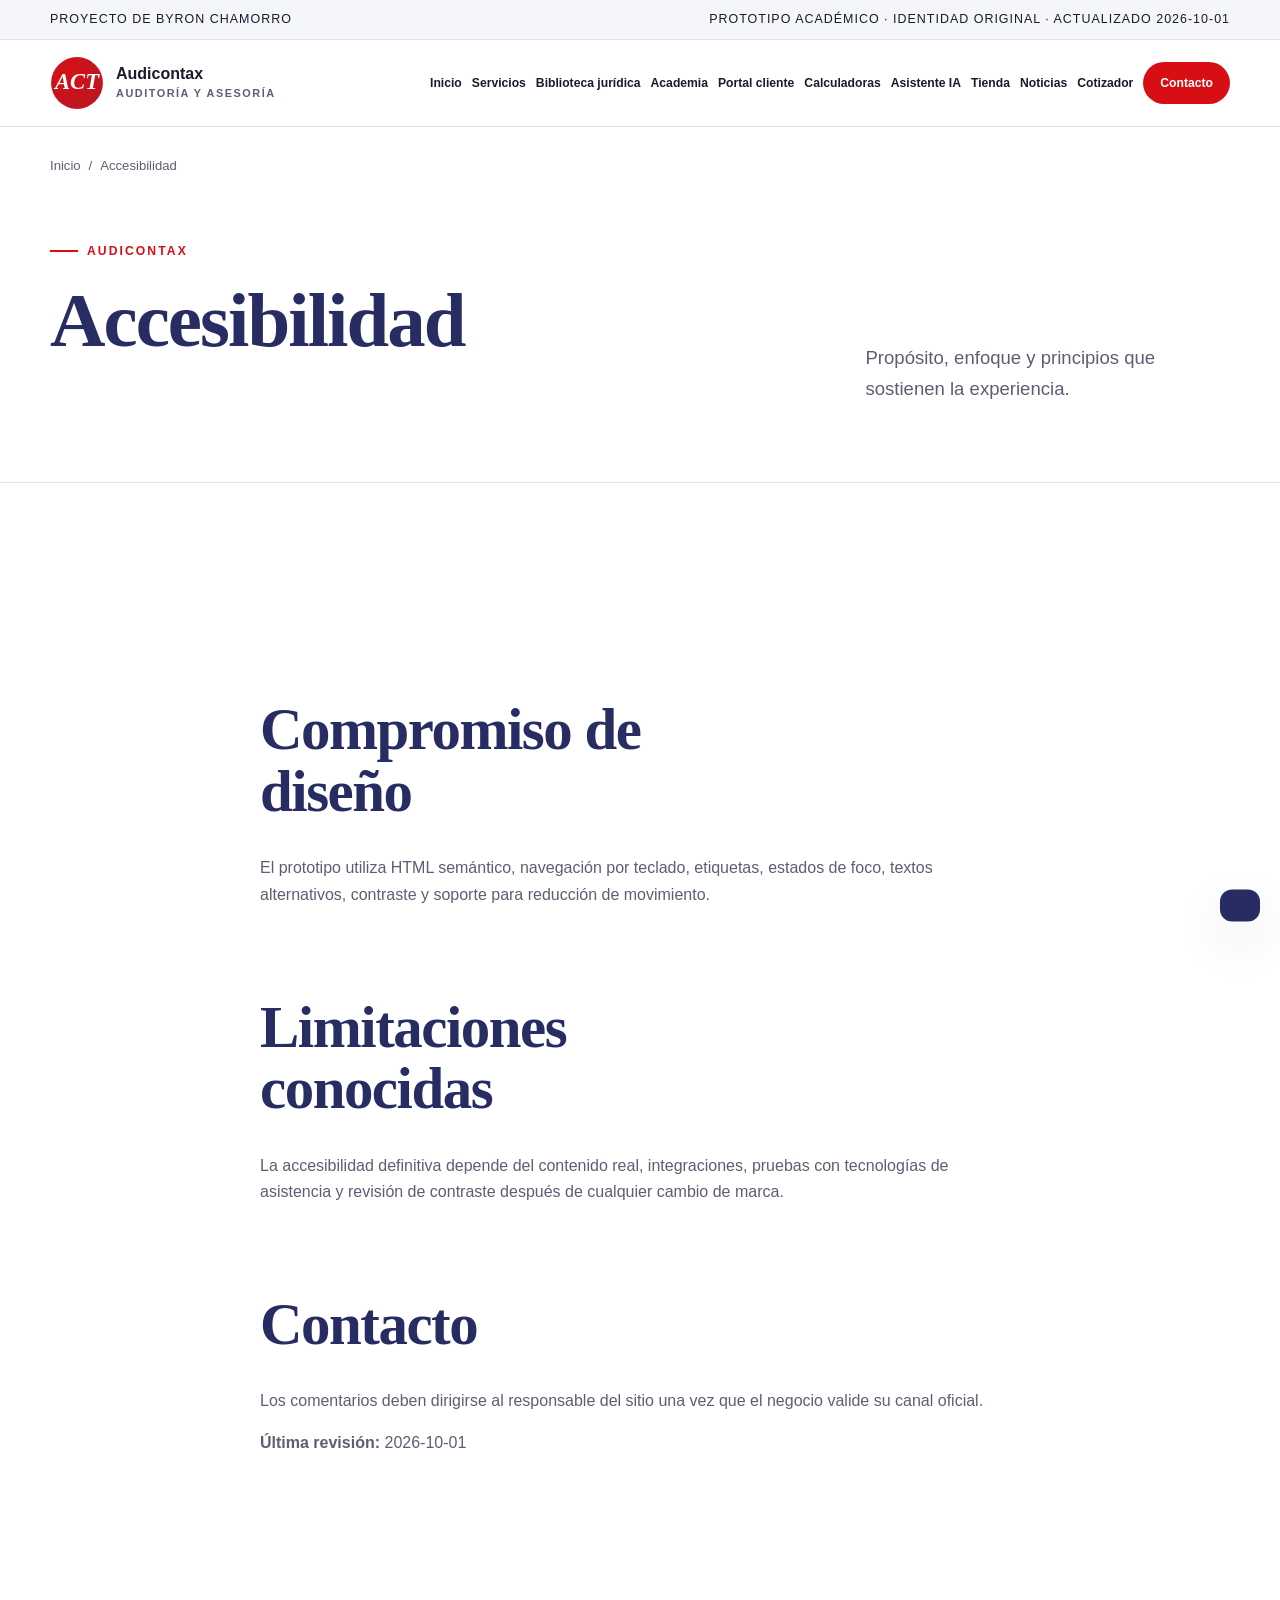
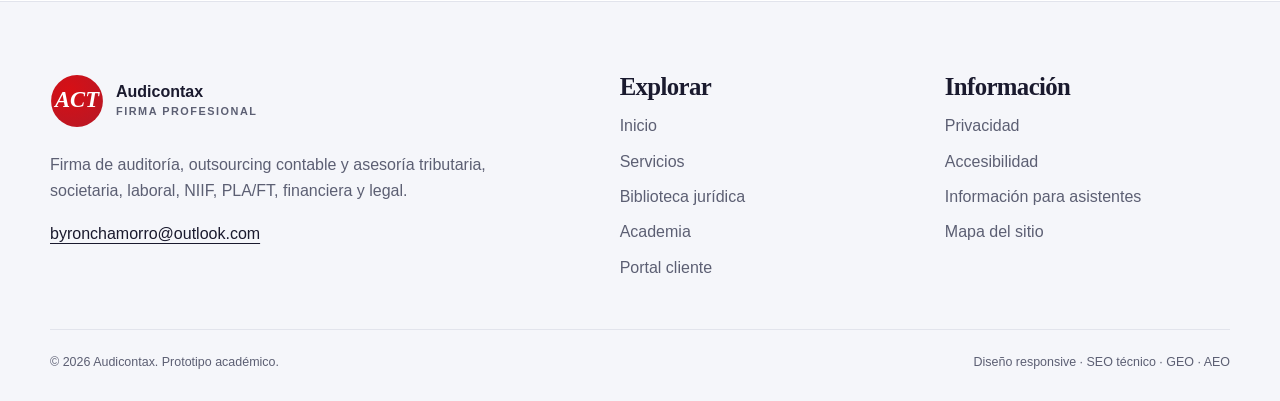
<file: accesibilidad.html>
<!doctype html><html lang="es"><head>
<meta charset="utf-8"><meta name="viewport" content="width=device-width,initial-scale=1"><meta name="theme-color" content="#272d63">
<title>Accesibilidad | Audicontax</title><meta name="description" content="Accesibilidad de Audicontax. Audicontax integra auditoría, contabilidad, impuestos, legal y cumplimiento en una plataforma que informa, c…"><meta name="robots" content="index,follow,max-image-preview:large,max-snippet:-1,max-video-preview:-1"><meta name="generator" content="Centro Iberoamericano · prototipo académico">
<link rel="canonical" href="./accesibilidad.html"><link rel="icon" href="assets/img/favicon.svg" type="image/svg+xml"><link rel="manifest" href="manifest.webmanifest"><link rel="stylesheet" href="assets/css/styles.css">
<meta property="og:type" content="website"><meta property="og:locale" content="es_EC"><meta property="og:title" content="Accesibilidad | Audicontax"><meta property="og:description" content="Accesibilidad de Audicontax. Audicontax integra auditoría, contabilidad, impuestos, legal y cumplimiento en una plataforma que informa, c…"><meta property="og:url" content="./accesibilidad.html"><meta property="og:image" content="assets/img/og-cover.png"><meta property="og:image:width" content="1200"><meta property="og:image:height" content="630"><meta property="og:site_name" content="Audicontax">
<meta name="twitter:card" content="summary_large_image"><meta name="twitter:title" content="Accesibilidad | Audicontax"><meta name="twitter:description" content="Accesibilidad de Audicontax. Audicontax integra auditoría, contabilidad, impuestos, legal y cumplimiento en una plataforma que informa, c…"><meta name="twitter:image" content="assets/img/og-cover.png">
<script type="application/ld+json">{"@context":"https://schema.org","@type":"AccountingService","@id":"./#entity","name":"Audicontax","description":"Firma de auditoría, outsourcing contable y asesoría tributaria, societaria, laboral, NIIF, PLA/FT, financiera y legal.","url":"./index.html","logo":"./assets/img/logo.svg","image":"./assets/img/og-cover.png","inLanguage":"es","email":"byronchamorro@outlook.com"}</script><script type="application/ld+json">{"@context":"https://schema.org","@type":"WebSite","@id":"./#website","name":"Audicontax","url":"./index.html","inLanguage":"es","publisher":{"@id":"./#entity"}}</script><script type="application/ld+json">{"@context":"https://schema.org","@type":"WebPage","name":"Accesibilidad","description":"Audicontax integra auditoría, contabilidad, impuestos, legal y cumplimiento en una plataforma que informa, capacita y permite a clientes gestion…","url":"./accesibilidad.html","inLanguage":"es","isPartOf":{"@id":"./#website"},"about":{"@id":"./#entity"},"dateModified":"2026-10-01"}</script><script type="application/ld+json">{"@context":"https://schema.org","@type":"BreadcrumbList","itemListElement":[{"@type":"ListItem","position":1,"name":"Inicio","item":"./index.html"},{"@type":"ListItem","position":2,"name":"Accesibilidad","item":"./accesibilidad.html"}]}</script></head><body data-theme="audit"><a class="skip-link" href="#contenido">Saltar al contenido</a>
<div class="topbar"><div class="container"><span>Proyecto de Byron Chamorro</span><span>Prototipo académico · identidad original · actualizado 2026-10-01</span></div></div>
<header class="site-header">
  <div class="container nav-wrap">
    <a class="brand" href="index.html" aria-label="Ir al inicio de Audicontax"><img src="assets/img/favicon.svg" width="54" height="54" alt="Logo Audicontax"><span>Audicontax<small>auditoría y asesoría</small></span></a>
    <button class="menu-toggle" id="menu-toggle" type="button" aria-expanded="false" aria-controls="site-nav">Menú</button>
    <nav class="site-nav nav-dense" id="site-nav" aria-label="Navegación principal"><a class="" href="index.html">Inicio</a><a class="" href="servicios.html">Servicios</a><a class="" href="biblioteca.html">Biblioteca jurídica</a><a class="" href="academia.html">Academia</a><a class="" href="portal-cliente.html">Portal cliente</a><a class="" href="calculadoras.html">Calculadoras</a><a class="" href="asistente-ia.html">Asistente IA</a><a class="" href="tienda.html">Tienda</a><a class="" href="noticias.html">Noticias</a><a class="" href="cotizador.html">Cotizador</a><a class="nav-cta" href="contacto.html">Contacto</a></nav>
  </div>
</header><main id="contenido"><div class="container breadcrumbs"><a href="index.html">Inicio</a><span aria-hidden="true">/</span><span>Accesibilidad</span></div><section class="page-hero"><div class="container inner"><div><div class="eyebrow">Audicontax</div><h1>Accesibilidad</h1></div><p>Propósito, enfoque y principios que sostienen la experiencia.</p></div></section><section class="section"><div class="container prose"><h2>Compromiso de diseño</h2><p>El prototipo utiliza HTML semántico, navegación por teclado, etiquetas, estados de foco, textos alternativos, contraste y soporte para reducción de movimiento.</p><h2>Limitaciones conocidas</h2><p>La accesibilidad definitiva depende del contenido real, integraciones, pruebas con tecnologías de asistencia y revisión de contraste después de cualquier cambio de marca.</p><h2>Contacto</h2><p>Los comentarios deben dirigirse al responsable del sitio una vez que el negocio valide su canal oficial.</p><p><strong>Última revisión:</strong> 2026-10-01</p></div></section></main><footer class="site-footer">
  <div class="container">
    <div class="footer-grid">
      <div><a class="brand" href="index.html"><img src="assets/img/favicon.svg" width="54" height="54" alt="Logo Audicontax"><span>Audicontax<small>firma profesional</small></span></a><p>Firma de auditoría, outsourcing contable y asesoría tributaria, societaria, laboral, NIIF, PLA/FT, financiera y legal.</p><a href="mailto:byronchamorro@outlook.com">byronchamorro@outlook.com</a></div>
      <div><h3>Explorar</h3><div class="footer-links"><a href="index.html">Inicio</a><a href="servicios.html">Servicios</a><a href="biblioteca.html">Biblioteca jurídica</a><a href="academia.html">Academia</a><a href="portal-cliente.html">Portal cliente</a></div></div>
      <div><h3>Información</h3><div class="footer-links"><a href="privacidad.html">Privacidad</a><a href="accesibilidad.html">Accesibilidad</a><a href="llms.txt">Información para asistentes</a><a href="sitemap.xml">Mapa del sitio</a></div></div>
    </div>
    <div class="footer-bottom"><span>© <span id="year">2026</span> Audicontax. Prototipo académico.</span><span>Diseño responsive · SEO técnico · GEO · AEO</span></div>
  </div>
</footer><div id="toast" class="toast" role="status" aria-live="polite"></div><script src="assets/js/app.js" defer></script></body></html>
</file>
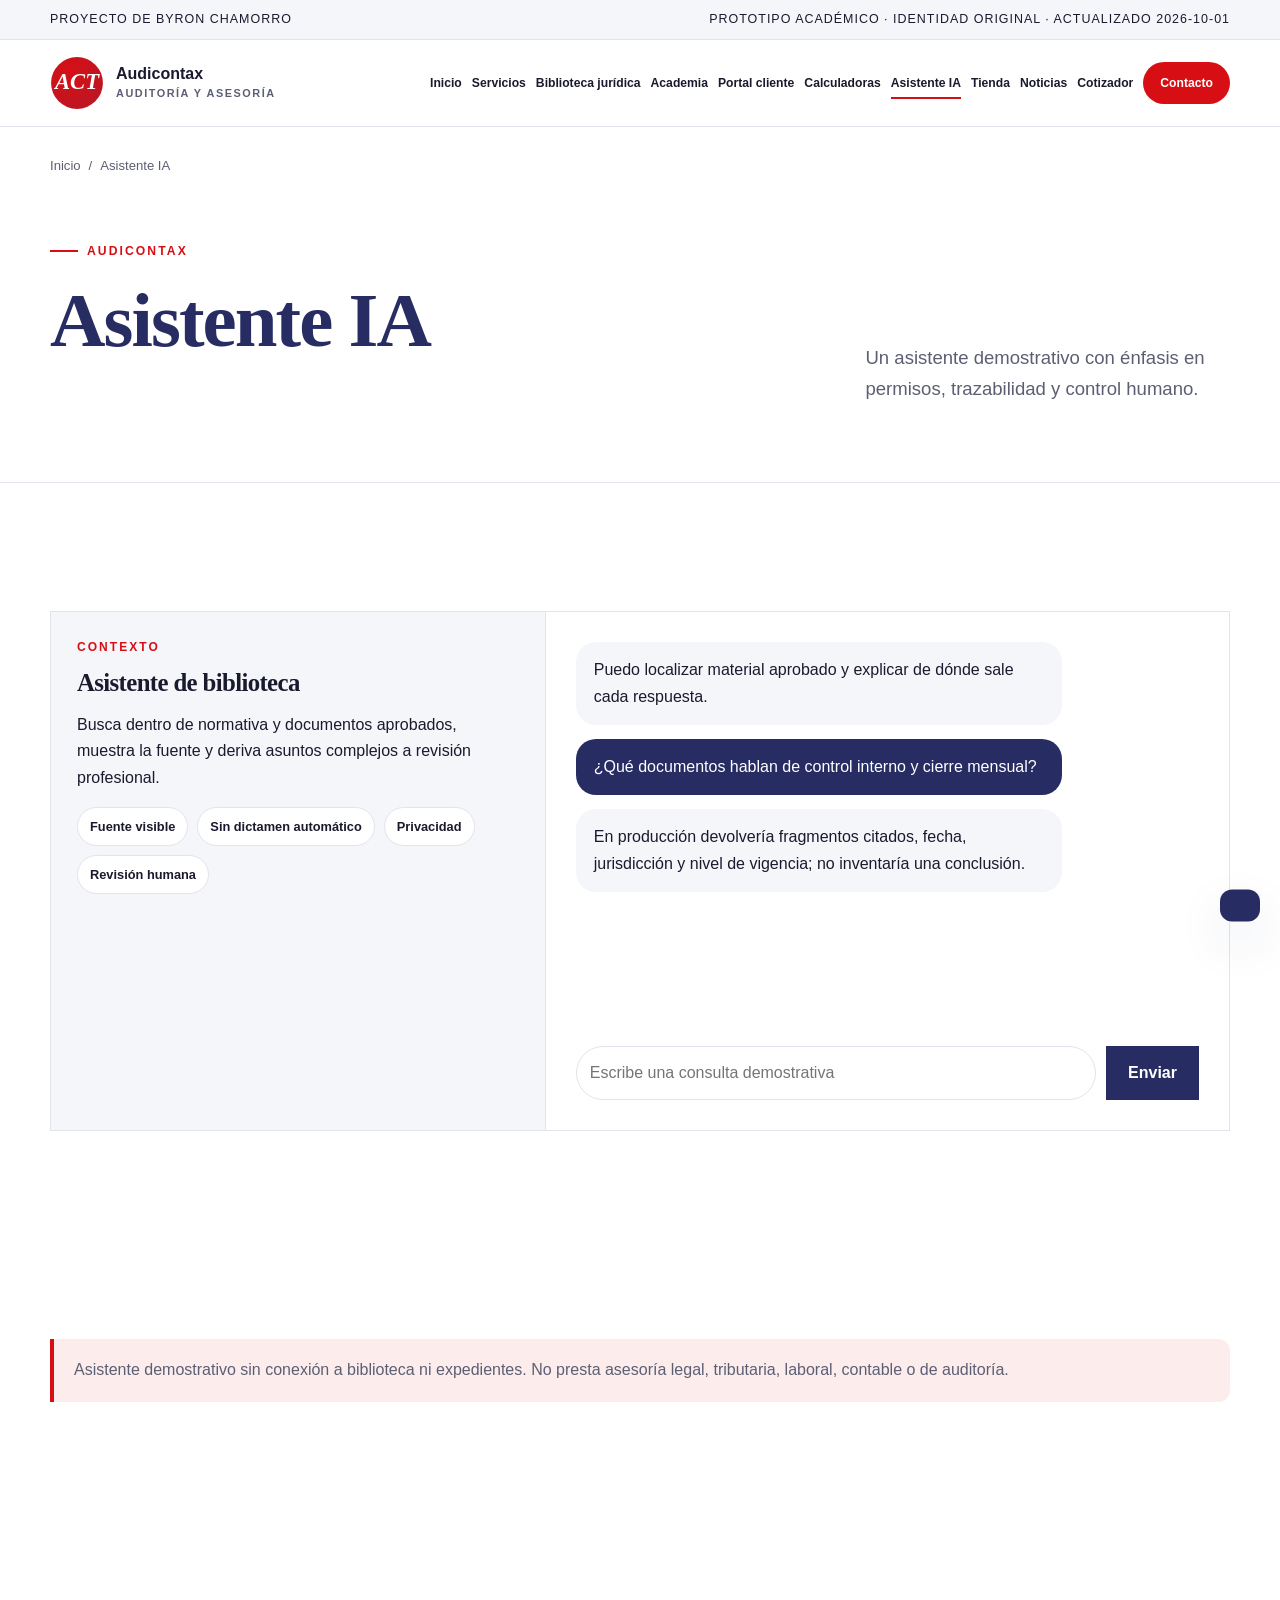
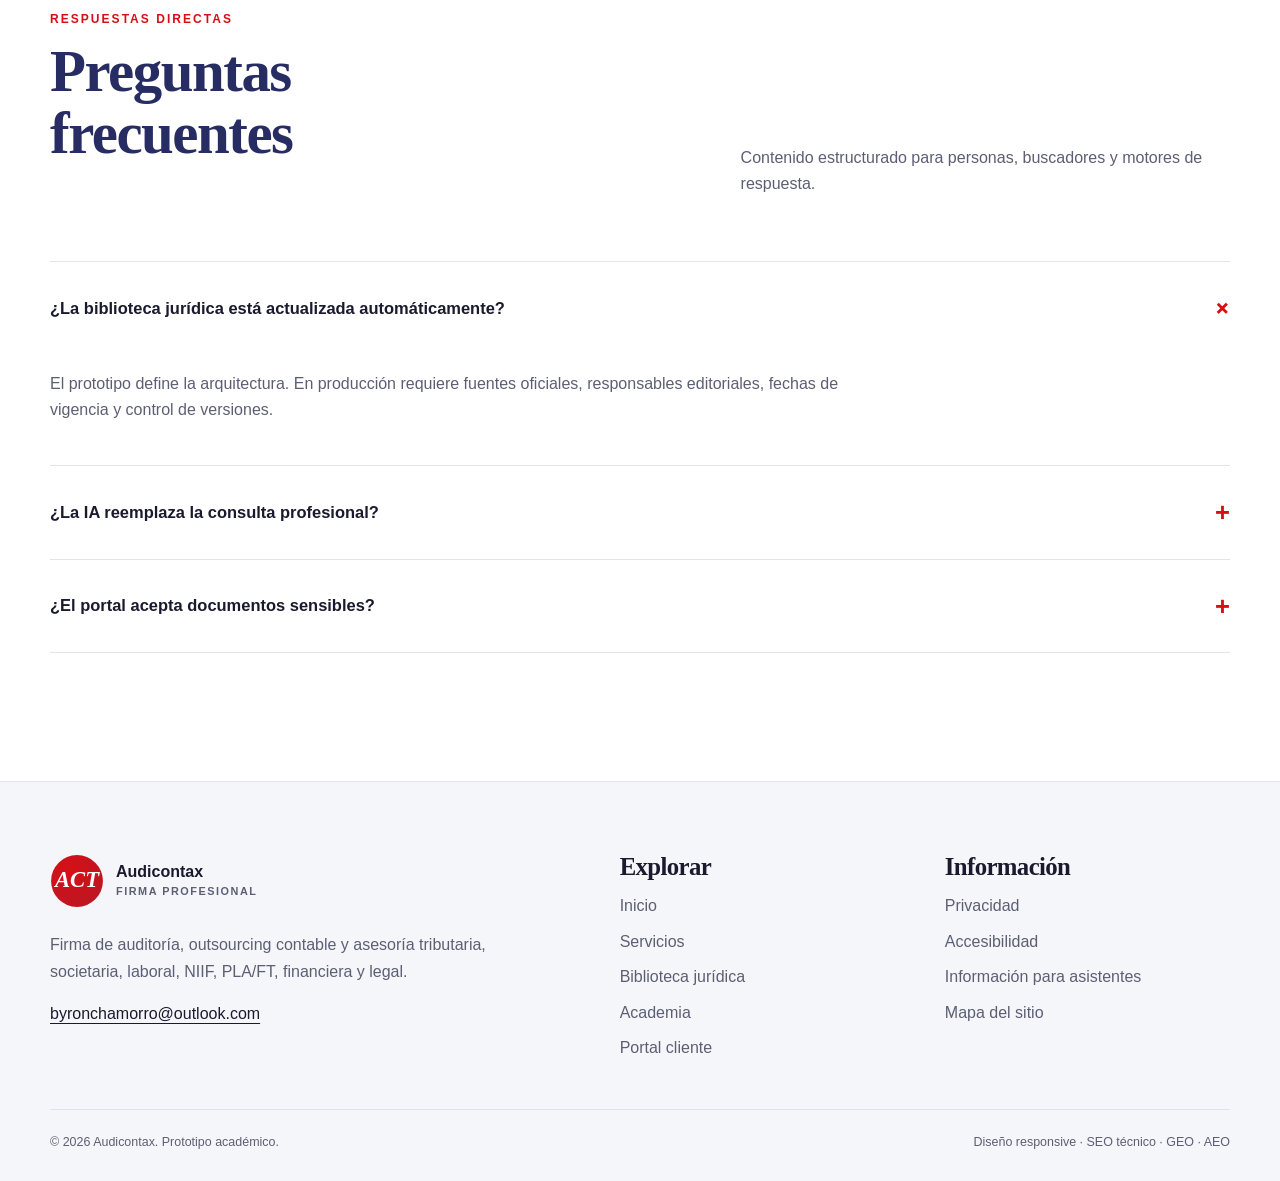
<file: asistente-ia.html>
<!doctype html><html lang="es"><head>
<meta charset="utf-8"><meta name="viewport" content="width=device-width,initial-scale=1"><meta name="theme-color" content="#272d63">
<title>Asistente IA | Audicontax</title><meta name="description" content="Asistente IA de Audicontax. Audicontax integra auditoría, contabilidad, impuestos, legal y cumplimiento en una plataforma que informa, ca…"><meta name="robots" content="index,follow,max-image-preview:large,max-snippet:-1,max-video-preview:-1"><meta name="generator" content="Centro Iberoamericano · prototipo académico">
<link rel="canonical" href="./asistente-ia.html"><link rel="icon" href="assets/img/favicon.svg" type="image/svg+xml"><link rel="manifest" href="manifest.webmanifest"><link rel="stylesheet" href="assets/css/styles.css">
<meta property="og:type" content="website"><meta property="og:locale" content="es_EC"><meta property="og:title" content="Asistente IA | Audicontax"><meta property="og:description" content="Asistente IA de Audicontax. Audicontax integra auditoría, contabilidad, impuestos, legal y cumplimiento en una plataforma que informa, ca…"><meta property="og:url" content="./asistente-ia.html"><meta property="og:image" content="assets/img/og-cover.png"><meta property="og:image:width" content="1200"><meta property="og:image:height" content="630"><meta property="og:site_name" content="Audicontax">
<meta name="twitter:card" content="summary_large_image"><meta name="twitter:title" content="Asistente IA | Audicontax"><meta name="twitter:description" content="Asistente IA de Audicontax. Audicontax integra auditoría, contabilidad, impuestos, legal y cumplimiento en una plataforma que informa, ca…"><meta name="twitter:image" content="assets/img/og-cover.png">
<script type="application/ld+json">{"@context":"https://schema.org","@type":"AccountingService","@id":"./#entity","name":"Audicontax","description":"Firma de auditoría, outsourcing contable y asesoría tributaria, societaria, laboral, NIIF, PLA/FT, financiera y legal.","url":"./index.html","logo":"./assets/img/logo.svg","image":"./assets/img/og-cover.png","inLanguage":"es","email":"byronchamorro@outlook.com"}</script><script type="application/ld+json">{"@context":"https://schema.org","@type":"WebSite","@id":"./#website","name":"Audicontax","url":"./index.html","inLanguage":"es","publisher":{"@id":"./#entity"}}</script><script type="application/ld+json">{"@context":"https://schema.org","@type":"WebPage","name":"Asistente IA","description":"Audicontax integra auditoría, contabilidad, impuestos, legal y cumplimiento en una plataforma que informa, capacita y permite a clientes gestion…","url":"./asistente-ia.html","inLanguage":"es","isPartOf":{"@id":"./#website"},"about":{"@id":"./#entity"},"dateModified":"2026-10-01"}</script><script type="application/ld+json">{"@context":"https://schema.org","@type":"BreadcrumbList","itemListElement":[{"@type":"ListItem","position":1,"name":"Inicio","item":"./index.html"},{"@type":"ListItem","position":2,"name":"Asistente IA","item":"./asistente-ia.html"}]}</script><script type="application/ld+json">{"@context":"https://schema.org","@type":"FAQPage","mainEntity":[{"@type":"Question","name":"¿La biblioteca jurídica está actualizada automáticamente?","acceptedAnswer":{"@type":"Answer","text":"El prototipo define la arquitectura. En producción requiere fuentes oficiales, responsables editoriales, fechas de vigencia y control de versiones."}},{"@type":"Question","name":"¿La IA reemplaza la consulta profesional?","acceptedAnswer":{"@type":"Answer","text":"No. Resuelve orientación básica con citas a la biblioteca; asuntos relevantes deben escalarse a un profesional."}},{"@type":"Question","name":"¿El portal acepta documentos sensibles?","acceptedAnswer":{"@type":"Answer","text":"La versión productiva debe incorporar autenticación, cifrado, roles, auditoría y políticas de retención antes de recibir documentos reales."}}]}</script></head><body data-theme="audit"><a class="skip-link" href="#contenido">Saltar al contenido</a>
<div class="topbar"><div class="container"><span>Proyecto de Byron Chamorro</span><span>Prototipo académico · identidad original · actualizado 2026-10-01</span></div></div>
<header class="site-header">
  <div class="container nav-wrap">
    <a class="brand" href="index.html" aria-label="Ir al inicio de Audicontax"><img src="assets/img/favicon.svg" width="54" height="54" alt="Logo Audicontax"><span>Audicontax<small>auditoría y asesoría</small></span></a>
    <button class="menu-toggle" id="menu-toggle" type="button" aria-expanded="false" aria-controls="site-nav">Menú</button>
    <nav class="site-nav nav-dense" id="site-nav" aria-label="Navegación principal"><a class="" href="index.html">Inicio</a><a class="" href="servicios.html">Servicios</a><a class="" href="biblioteca.html">Biblioteca jurídica</a><a class="" href="academia.html">Academia</a><a class="" href="portal-cliente.html">Portal cliente</a><a class="" href="calculadoras.html">Calculadoras</a><a class="" href="asistente-ia.html" aria-current="page">Asistente IA</a><a class="" href="tienda.html">Tienda</a><a class="" href="noticias.html">Noticias</a><a class="" href="cotizador.html">Cotizador</a><a class="nav-cta" href="contacto.html">Contacto</a></nav>
  </div>
</header><main id="contenido"><div class="container breadcrumbs"><a href="index.html">Inicio</a><span aria-hidden="true">/</span><span>Asistente IA</span></div><section class="page-hero"><div class="container inner"><div><div class="eyebrow">Audicontax</div><h1>Asistente IA</h1></div><p>Un asistente demostrativo con énfasis en permisos, trazabilidad y control humano.</p></div></section><section class="section"><div class="container"><div class="assistant-demo"><aside class="assistant-sidebar"><div class="kicker">Contexto</div><h3>Asistente de biblioteca</h3><p>Busca dentro de normativa y documentos aprobados, muestra la fuente y deriva asuntos complejos a revisión profesional.</p><div class="tag-list"><span class="tag">Fuente visible</span><span class="tag">Sin dictamen automático</span><span class="tag">Privacidad</span><span class="tag">Revisión humana</span></div></aside><div class="assistant-chat"><div id="chat-stream"><div class="bubble">Puedo localizar material aprobado y explicar de dónde sale cada respuesta.</div><div class="bubble user">¿Qué documentos hablan de control interno y cierre mensual?</div><div class="bubble">En producción devolvería fragmentos citados, fecha, jurisdicción y nivel de vigencia; no inventaría una conclusión.</div></div><form id="assistant-form" class="chat-form" data-response="Demostración: respondería solo con fuentes aprobadas, citas visibles y una advertencia cuando falte evidencia o revisión profesional."><label class="sr-only" for="assistant-input">Escribir consulta</label><input id="assistant-input" placeholder="Escribe una consulta demostrativa" autocomplete="off"><button class="btn" type="submit">Enviar</button></form></div></div></div></section><section class="section-sm"><div class="container"><div class="notice">Asistente demostrativo sin conexión a biblioteca ni expedientes. No presta asesoría legal, tributaria, laboral, contable o de auditoría.</div></div></section><section class="section"><div class="container"><div class="section-head"><div><div class="kicker">Respuestas directas</div><h2>Preguntas frecuentes</h2></div><p>Contenido estructurado para personas, buscadores y motores de respuesta.</p></div><div class="faq-list"><div class="faq-item" data-open="true"><button class="faq-question" type="button" aria-expanded="true"><span>¿La biblioteca jurídica está actualizada automáticamente?</span><span aria-hidden="true">+</span></button><div class="faq-answer"><p>El prototipo define la arquitectura. En producción requiere fuentes oficiales, responsables editoriales, fechas de vigencia y control de versiones.</p></div></div><div class="faq-item" data-open="false"><button class="faq-question" type="button" aria-expanded="false"><span>¿La IA reemplaza la consulta profesional?</span><span aria-hidden="true">+</span></button><div class="faq-answer"><p>No. Resuelve orientación básica con citas a la biblioteca; asuntos relevantes deben escalarse a un profesional.</p></div></div><div class="faq-item" data-open="false"><button class="faq-question" type="button" aria-expanded="false"><span>¿El portal acepta documentos sensibles?</span><span aria-hidden="true">+</span></button><div class="faq-answer"><p>La versión productiva debe incorporar autenticación, cifrado, roles, auditoría y políticas de retención antes de recibir documentos reales.</p></div></div></div></div></section></main><footer class="site-footer">
  <div class="container">
    <div class="footer-grid">
      <div><a class="brand" href="index.html"><img src="assets/img/favicon.svg" width="54" height="54" alt="Logo Audicontax"><span>Audicontax<small>firma profesional</small></span></a><p>Firma de auditoría, outsourcing contable y asesoría tributaria, societaria, laboral, NIIF, PLA/FT, financiera y legal.</p><a href="mailto:byronchamorro@outlook.com">byronchamorro@outlook.com</a></div>
      <div><h3>Explorar</h3><div class="footer-links"><a href="index.html">Inicio</a><a href="servicios.html">Servicios</a><a href="biblioteca.html">Biblioteca jurídica</a><a href="academia.html">Academia</a><a href="portal-cliente.html">Portal cliente</a></div></div>
      <div><h3>Información</h3><div class="footer-links"><a href="privacidad.html">Privacidad</a><a href="accesibilidad.html">Accesibilidad</a><a href="llms.txt">Información para asistentes</a><a href="sitemap.xml">Mapa del sitio</a></div></div>
    </div>
    <div class="footer-bottom"><span>© <span id="year">2026</span> Audicontax. Prototipo académico.</span><span>Diseño responsive · SEO técnico · GEO · AEO</span></div>
  </div>
</footer><div id="toast" class="toast" role="status" aria-live="polite"></div><script src="assets/js/app.js" defer></script></body></html>
</file>
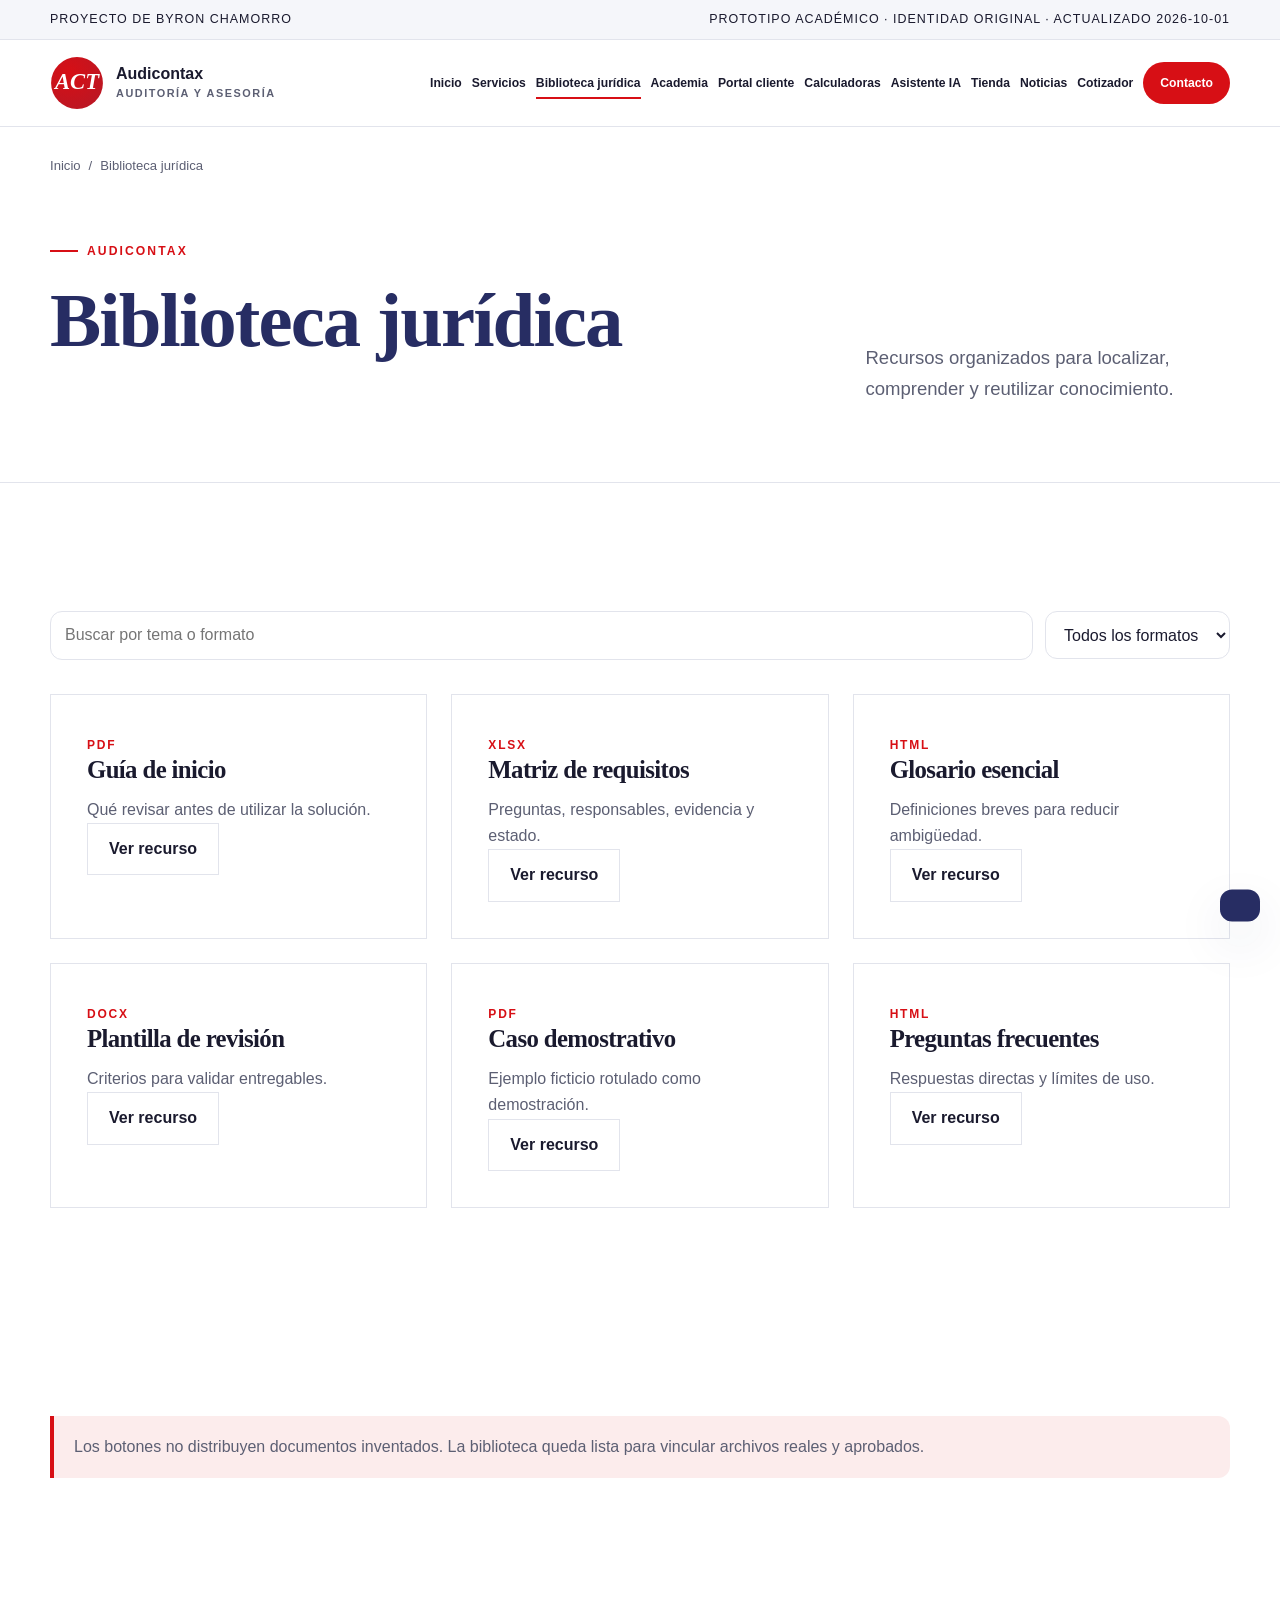
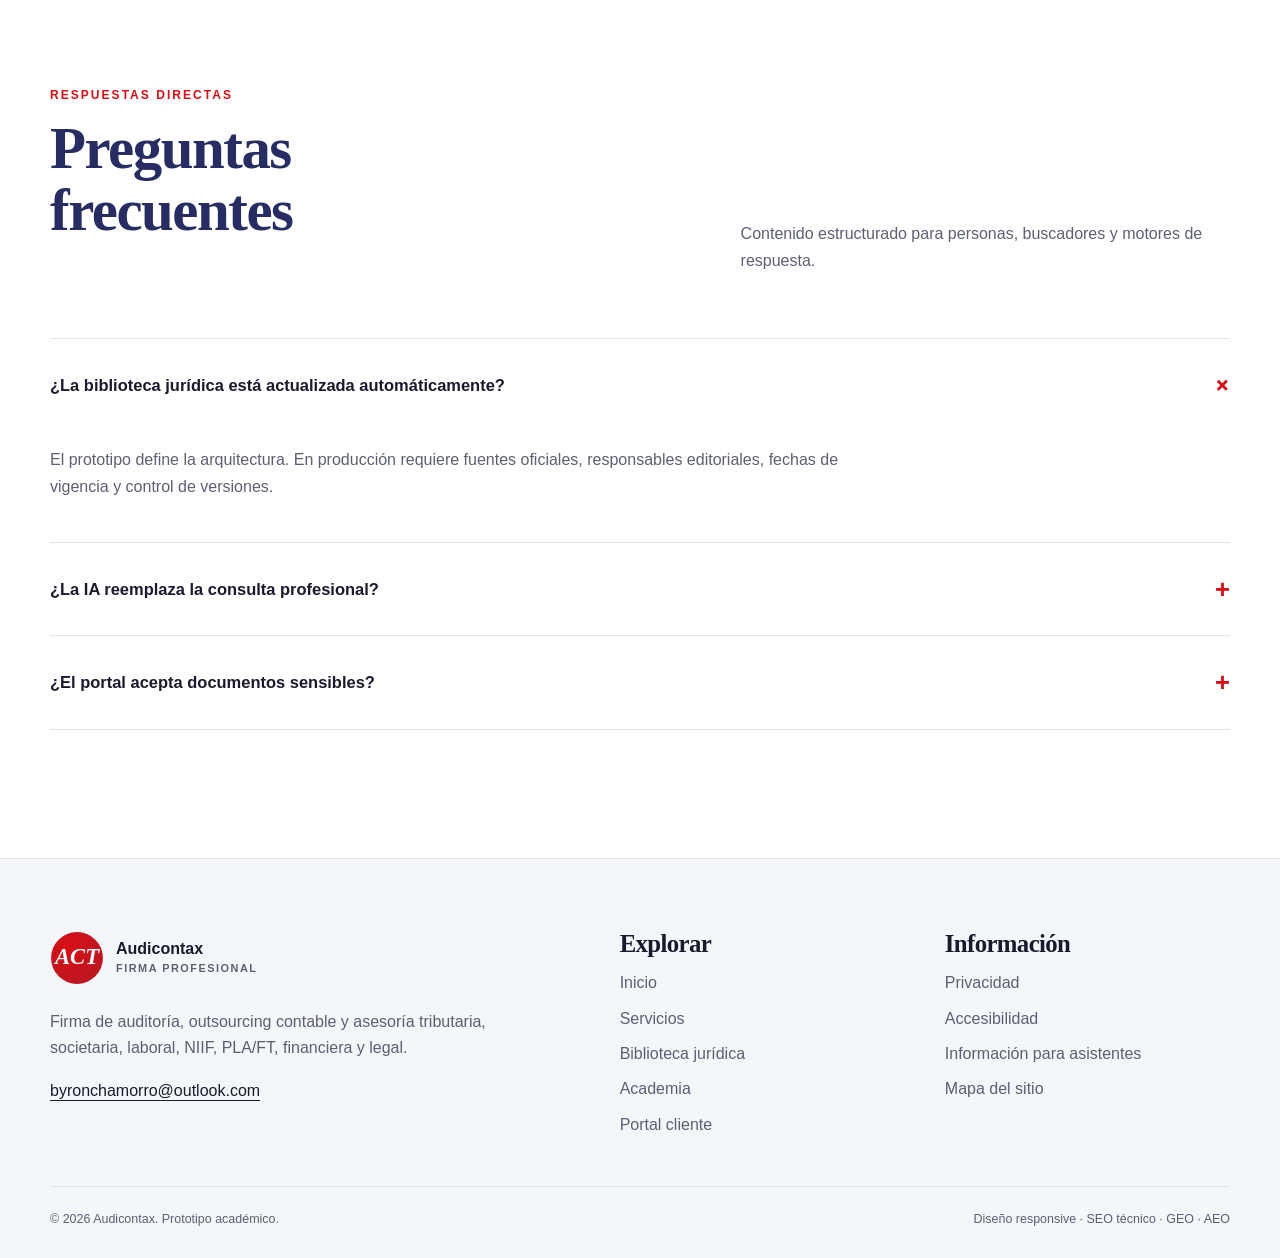
<file: biblioteca.html>
<!doctype html><html lang="es"><head>
<meta charset="utf-8"><meta name="viewport" content="width=device-width,initial-scale=1"><meta name="theme-color" content="#123f35">
<title>Biblioteca jurídica | Audicontax</title><meta name="description" content="Biblioteca jurídica de Audicontax. Audicontax integra auditoría, contabilidad, impuestos, legal y cumplimiento en una plataforma que info…"><meta name="robots" content="index,follow,max-image-preview:large,max-snippet:-1,max-video-preview:-1"><meta name="generator" content="Centro Iberoamericano · prototipo académico">
<link rel="canonical" href="./biblioteca.html"><link rel="icon" href="assets/img/favicon.svg" type="image/svg+xml"><link rel="manifest" href="manifest.webmanifest"><link rel="stylesheet" href="assets/css/styles.css">
<meta property="og:type" content="website"><meta property="og:locale" content="es_EC"><meta property="og:title" content="Biblioteca jurídica | Audicontax"><meta property="og:description" content="Biblioteca jurídica de Audicontax. Audicontax integra auditoría, contabilidad, impuestos, legal y cumplimiento en una plataforma que info…"><meta property="og:url" content="./biblioteca.html"><meta property="og:image" content="assets/img/og-cover.png"><meta property="og:image:width" content="1200"><meta property="og:image:height" content="630"><meta property="og:site_name" content="Audicontax">
<meta name="twitter:card" content="summary_large_image"><meta name="twitter:title" content="Biblioteca jurídica | Audicontax"><meta name="twitter:description" content="Biblioteca jurídica de Audicontax. Audicontax integra auditoría, contabilidad, impuestos, legal y cumplimiento en una plataforma que info…"><meta name="twitter:image" content="assets/img/og-cover.png">
<script type="application/ld+json">{"@context":"https://schema.org","@type":"AccountingService","@id":"./#entity","name":"Audicontax","description":"Firma de auditoría, outsourcing contable y asesoría tributaria, societaria, laboral, NIIF, PLA/FT, financiera y legal.","url":"./index.html","logo":"./assets/img/logo.svg","image":"./assets/img/og-cover.png","inLanguage":"es","email":"byronchamorro@outlook.com"}</script><script type="application/ld+json">{"@context":"https://schema.org","@type":"WebSite","@id":"./#website","name":"Audicontax","url":"./index.html","inLanguage":"es","publisher":{"@id":"./#entity"}}</script><script type="application/ld+json">{"@context":"https://schema.org","@type":"CollectionPage","name":"Biblioteca jurídica","description":"Audicontax integra auditoría, contabilidad, impuestos, legal y cumplimiento en una plataforma que informa, capacita y permite a clientes gestion…","url":"./biblioteca.html","inLanguage":"es","isPartOf":{"@id":"./#website"},"about":{"@id":"./#entity"},"dateModified":"2026-10-01"}</script><script type="application/ld+json">{"@context":"https://schema.org","@type":"BreadcrumbList","itemListElement":[{"@type":"ListItem","position":1,"name":"Inicio","item":"./index.html"},{"@type":"ListItem","position":2,"name":"Biblioteca jurídica","item":"./biblioteca.html"}]}</script><script type="application/ld+json">{"@context":"https://schema.org","@type":"FAQPage","mainEntity":[{"@type":"Question","name":"¿La biblioteca jurídica está actualizada automáticamente?","acceptedAnswer":{"@type":"Answer","text":"El prototipo define la arquitectura. En producción requiere fuentes oficiales, responsables editoriales, fechas de vigencia y control de versiones."}},{"@type":"Question","name":"¿La IA reemplaza la consulta profesional?","acceptedAnswer":{"@type":"Answer","text":"No. Resuelve orientación básica con citas a la biblioteca; asuntos relevantes deben escalarse a un profesional."}},{"@type":"Question","name":"¿El portal acepta documentos sensibles?","acceptedAnswer":{"@type":"Answer","text":"La versión productiva debe incorporar autenticación, cifrado, roles, auditoría y políticas de retención antes de recibir documentos reales."}}]}</script><script type="application/ld+json">{"@context":"https://schema.org","@type":"ItemList","name":"Biblioteca jurídica","description":"Colección demostrativa de Audicontax; validar datos antes de publicar."}</script></head><body data-theme="audit"><a class="skip-link" href="#contenido">Saltar al contenido</a>
<div class="topbar"><div class="container"><span>Proyecto de Byron Chamorro</span><span>Prototipo académico · identidad original · actualizado 2026-10-01</span></div></div>
<header class="site-header">
  <div class="container nav-wrap">
    <a class="brand" href="index.html" aria-label="Ir al inicio de Audicontax"><img src="assets/img/favicon.svg" width="54" height="54" alt="Logo Audicontax"><span>Audicontax<small>auditoría y asesoría</small></span></a>
    <button class="menu-toggle" id="menu-toggle" type="button" aria-expanded="false" aria-controls="site-nav">Menú</button>
    <nav class="site-nav nav-dense" id="site-nav" aria-label="Navegación principal"><a class="" href="index.html">Inicio</a><a class="" href="servicios.html">Servicios</a><a class="" href="biblioteca.html" aria-current="page">Biblioteca jurídica</a><a class="" href="academia.html">Academia</a><a class="" href="portal-cliente.html">Portal cliente</a><a class="" href="calculadoras.html">Calculadoras</a><a class="" href="asistente-ia.html">Asistente IA</a><a class="" href="tienda.html">Tienda</a><a class="" href="noticias.html">Noticias</a><a class="" href="cotizador.html">Cotizador</a><a class="nav-cta" href="contacto.html">Contacto</a></nav>
  </div>
</header><main id="contenido"><div class="container breadcrumbs"><a href="index.html">Inicio</a><span aria-hidden="true">/</span><span>Biblioteca jurídica</span></div><section class="page-hero"><div class="container inner"><div><div class="eyebrow">Audicontax</div><h1>Biblioteca jurídica</h1></div><p>Recursos organizados para localizar, comprender y reutilizar conocimiento.</p></div></section><section class="section"><div class="container"><div class="catalog-toolbar"><label class="sr-only" for="catalog-search">Buscar recursos</label><input id="catalog-search" type="search" placeholder="Buscar por tema o formato"><label class="sr-only" for="catalog-category">Formato</label><select id="catalog-category" data-filter="category"><option value="all">Todos los formatos</option><option value="pdf">PDF</option><option value="xlsx">XLSX</option><option value="docx">DOCX</option><option value="html">HTML</option></select></div><div class="grid-3"><article class="card" data-search="guía de inicio pdf qué revisar antes de utilizar la solución." data-category="pdf"><span class="number">PDF</span><h3>Guía de inicio</h3><p>Qué revisar antes de utilizar la solución.</p><button type="button" class="btn btn-ghost" data-action data-message="El recurso Guía de inicio es demostrativo y se conectará al archivo aprobado.">Ver recurso</button></article><article class="card" data-search="matriz de requisitos xlsx preguntas, responsables, evidencia y estado." data-category="xlsx"><span class="number">XLSX</span><h3>Matriz de requisitos</h3><p>Preguntas, responsables, evidencia y estado.</p><button type="button" class="btn btn-ghost" data-action data-message="El recurso Matriz de requisitos es demostrativo y se conectará al archivo aprobado.">Ver recurso</button></article><article class="card" data-search="glosario esencial html definiciones breves para reducir ambigüedad." data-category="html"><span class="number">HTML</span><h3>Glosario esencial</h3><p>Definiciones breves para reducir ambigüedad.</p><button type="button" class="btn btn-ghost" data-action data-message="El recurso Glosario esencial es demostrativo y se conectará al archivo aprobado.">Ver recurso</button></article><article class="card" data-search="plantilla de revisión docx criterios para validar entregables." data-category="docx"><span class="number">DOCX</span><h3>Plantilla de revisión</h3><p>Criterios para validar entregables.</p><button type="button" class="btn btn-ghost" data-action data-message="El recurso Plantilla de revisión es demostrativo y se conectará al archivo aprobado.">Ver recurso</button></article><article class="card" data-search="caso demostrativo pdf ejemplo ficticio rotulado como demostración." data-category="pdf"><span class="number">PDF</span><h3>Caso demostrativo</h3><p>Ejemplo ficticio rotulado como demostración.</p><button type="button" class="btn btn-ghost" data-action data-message="El recurso Caso demostrativo es demostrativo y se conectará al archivo aprobado.">Ver recurso</button></article><article class="card" data-search="preguntas frecuentes html respuestas directas y límites de uso." data-category="html"><span class="number">HTML</span><h3>Preguntas frecuentes</h3><p>Respuestas directas y límites de uso.</p><button type="button" class="btn btn-ghost" data-action data-message="El recurso Preguntas frecuentes es demostrativo y se conectará al archivo aprobado.">Ver recurso</button></article></div><div id="catalog-empty" class="empty-state">No se encontraron recursos con esos criterios.</div></div></section><section class="section-sm"><div class="container"><div class="notice">Los botones no distribuyen documentos inventados. La biblioteca queda lista para vincular archivos reales y aprobados.</div></div></section><section class="section"><div class="container"><div class="section-head"><div><div class="kicker">Respuestas directas</div><h2>Preguntas frecuentes</h2></div><p>Contenido estructurado para personas, buscadores y motores de respuesta.</p></div><div class="faq-list"><div class="faq-item" data-open="true"><button class="faq-question" type="button" aria-expanded="true"><span>¿La biblioteca jurídica está actualizada automáticamente?</span><span aria-hidden="true">+</span></button><div class="faq-answer"><p>El prototipo define la arquitectura. En producción requiere fuentes oficiales, responsables editoriales, fechas de vigencia y control de versiones.</p></div></div><div class="faq-item" data-open="false"><button class="faq-question" type="button" aria-expanded="false"><span>¿La IA reemplaza la consulta profesional?</span><span aria-hidden="true">+</span></button><div class="faq-answer"><p>No. Resuelve orientación básica con citas a la biblioteca; asuntos relevantes deben escalarse a un profesional.</p></div></div><div class="faq-item" data-open="false"><button class="faq-question" type="button" aria-expanded="false"><span>¿El portal acepta documentos sensibles?</span><span aria-hidden="true">+</span></button><div class="faq-answer"><p>La versión productiva debe incorporar autenticación, cifrado, roles, auditoría y políticas de retención antes de recibir documentos reales.</p></div></div></div></div></section></main><footer class="site-footer">
  <div class="container">
    <div class="footer-grid">
      <div><a class="brand" href="index.html"><img src="assets/img/favicon.svg" width="54" height="54" alt="Logo Audicontax"><span>Audicontax<small>firma profesional</small></span></a><p>Firma de auditoría, outsourcing contable y asesoría tributaria, societaria, laboral, NIIF, PLA/FT, financiera y legal.</p><a href="mailto:byronchamorro@outlook.com">byronchamorro@outlook.com</a></div>
      <div><h3>Explorar</h3><div class="footer-links"><a href="index.html">Inicio</a><a href="servicios.html">Servicios</a><a href="biblioteca.html">Biblioteca jurídica</a><a href="academia.html">Academia</a><a href="portal-cliente.html">Portal cliente</a></div></div>
      <div><h3>Información</h3><div class="footer-links"><a href="privacidad.html">Privacidad</a><a href="accesibilidad.html">Accesibilidad</a><a href="llms.txt">Información para asistentes</a><a href="sitemap.xml">Mapa del sitio</a></div></div>
    </div>
    <div class="footer-bottom"><span>© <span id="year">2026</span> Audicontax. Prototipo académico.</span><span>Diseño responsive · SEO técnico · GEO · AEO</span></div>
  </div>
</footer><div id="toast" class="toast" role="status" aria-live="polite"></div><script src="assets/js/app.js" defer></script></body></html>
</file>
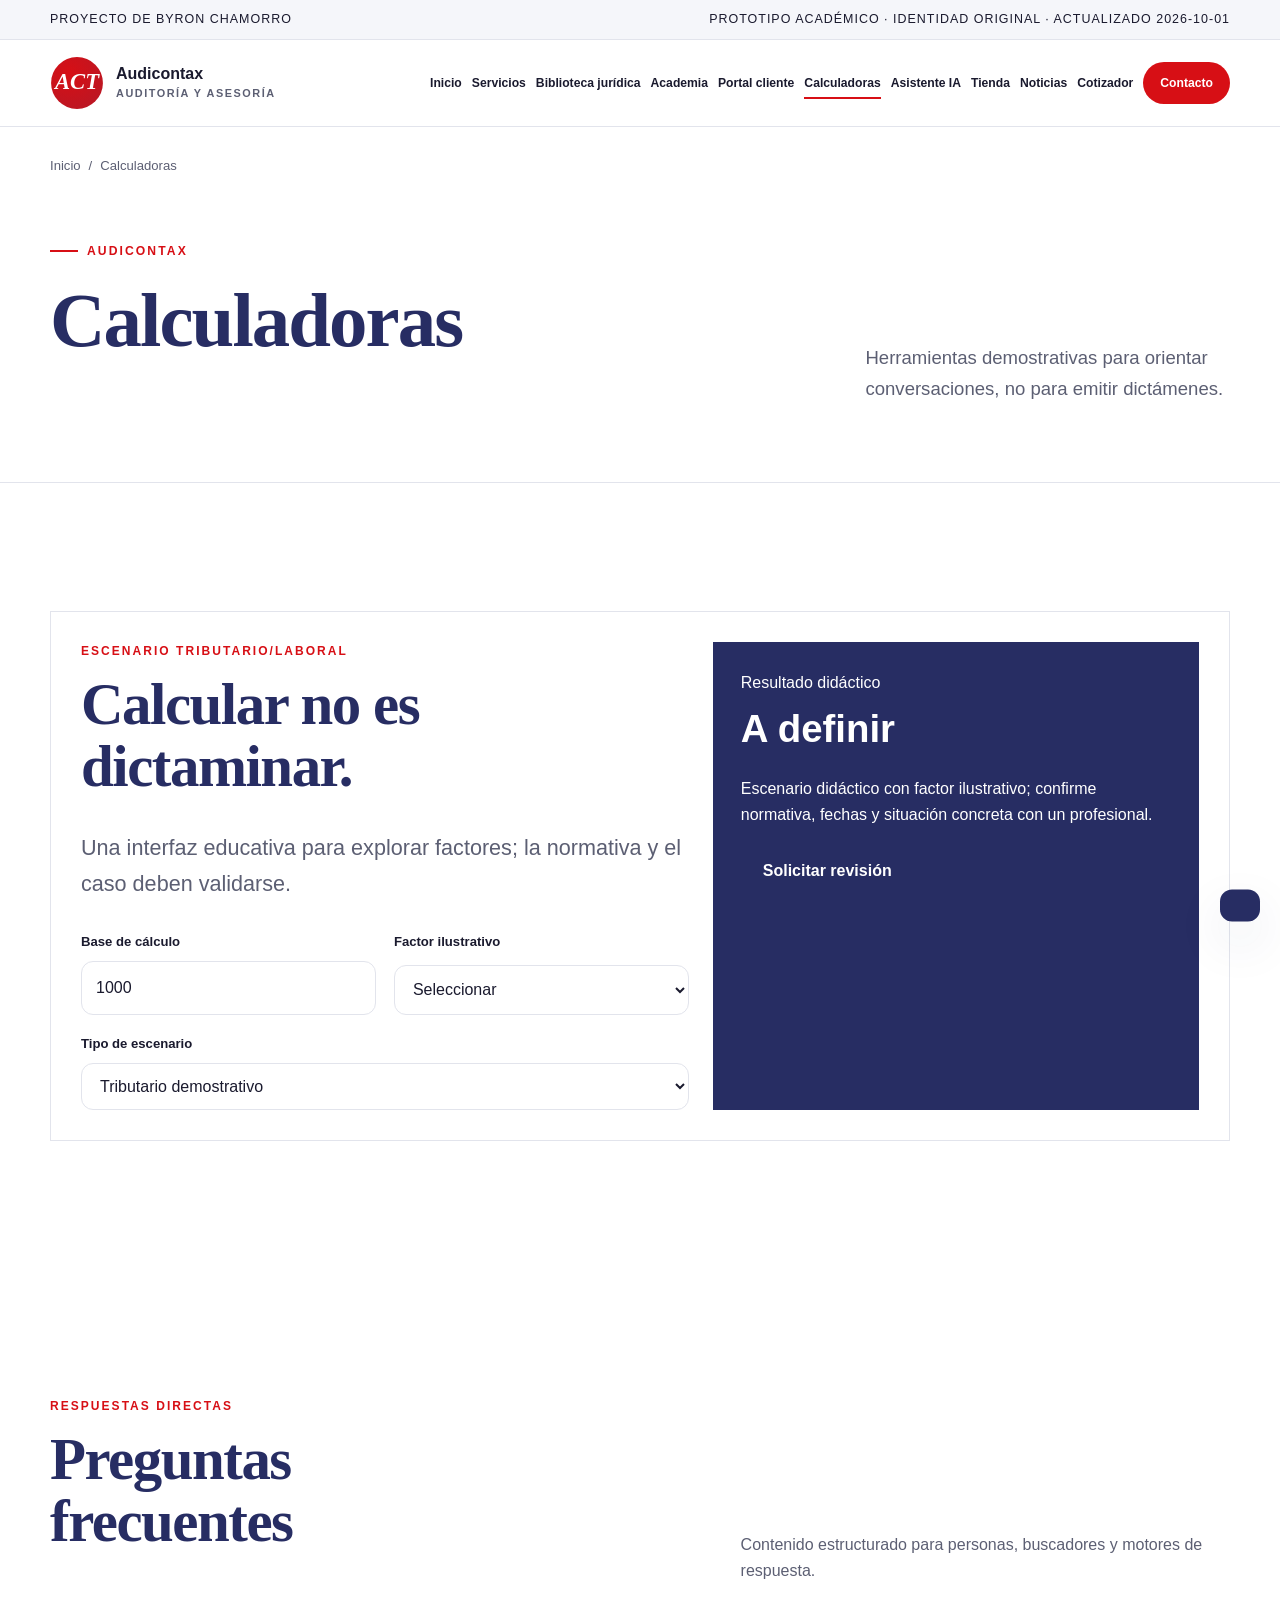
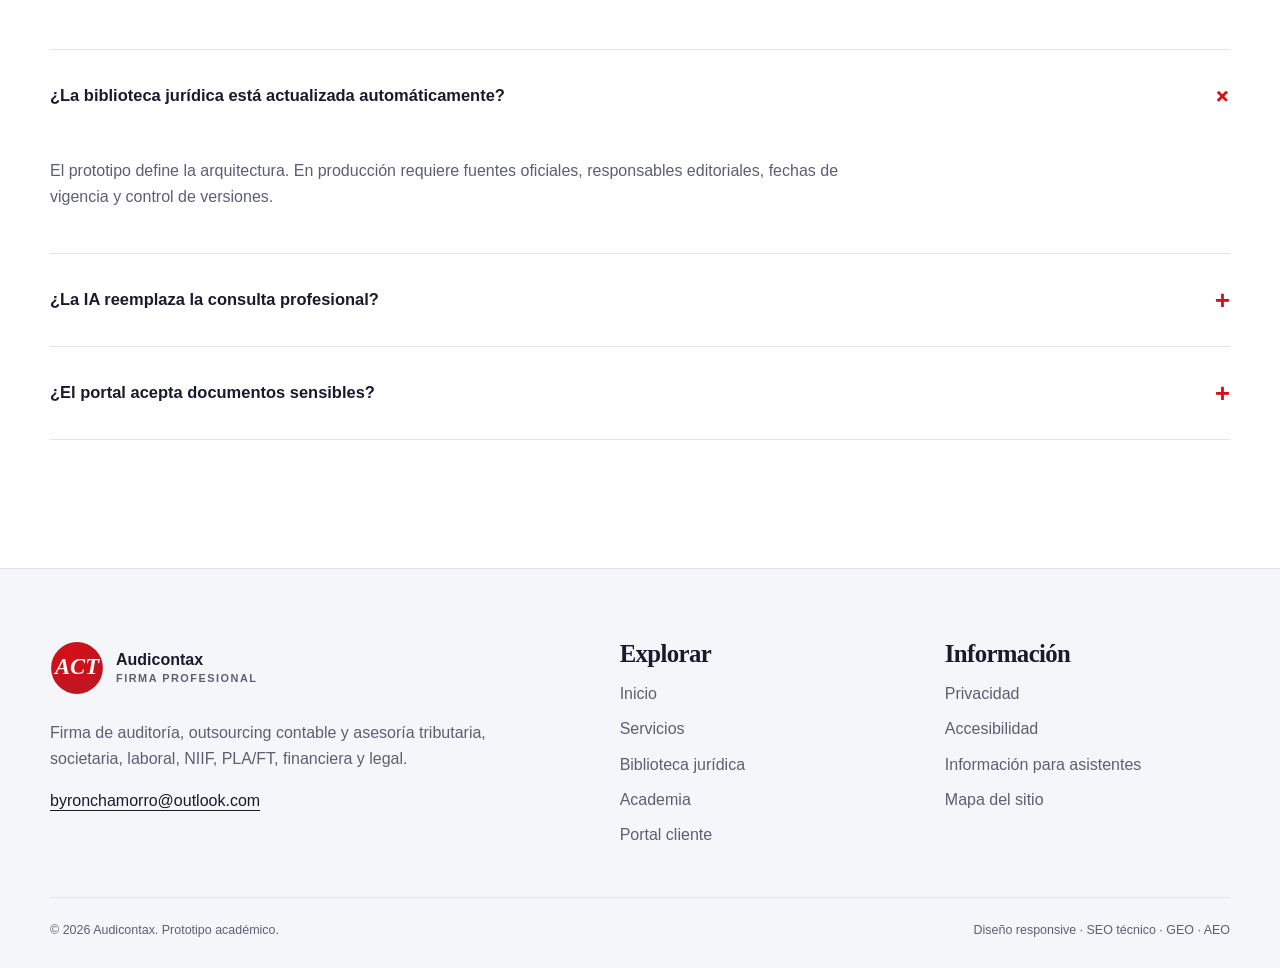
<file: calculadoras.html>
<!doctype html><html lang="es"><head>
<meta charset="utf-8"><meta name="viewport" content="width=device-width,initial-scale=1"><meta name="theme-color" content="#272d63">
<title>Calculadoras | Audicontax</title><meta name="description" content="Calculadoras de Audicontax. Audicontax integra auditoría, contabilidad, impuestos, legal y cumplimiento en una plataforma que informa, ca…"><meta name="robots" content="index,follow,max-image-preview:large,max-snippet:-1,max-video-preview:-1"><meta name="generator" content="Centro Iberoamericano · prototipo académico">
<link rel="canonical" href="./calculadoras.html"><link rel="icon" href="assets/img/favicon.svg" type="image/svg+xml"><link rel="manifest" href="manifest.webmanifest"><link rel="stylesheet" href="assets/css/styles.css">
<meta property="og:type" content="website"><meta property="og:locale" content="es_EC"><meta property="og:title" content="Calculadoras | Audicontax"><meta property="og:description" content="Calculadoras de Audicontax. Audicontax integra auditoría, contabilidad, impuestos, legal y cumplimiento en una plataforma que informa, ca…"><meta property="og:url" content="./calculadoras.html"><meta property="og:image" content="assets/img/og-cover.png"><meta property="og:image:width" content="1200"><meta property="og:image:height" content="630"><meta property="og:site_name" content="Audicontax">
<meta name="twitter:card" content="summary_large_image"><meta name="twitter:title" content="Calculadoras | Audicontax"><meta name="twitter:description" content="Calculadoras de Audicontax. Audicontax integra auditoría, contabilidad, impuestos, legal y cumplimiento en una plataforma que informa, ca…"><meta name="twitter:image" content="assets/img/og-cover.png">
<script type="application/ld+json">{"@context":"https://schema.org","@type":"AccountingService","@id":"./#entity","name":"Audicontax","description":"Firma de auditoría, outsourcing contable y asesoría tributaria, societaria, laboral, NIIF, PLA/FT, financiera y legal.","url":"./index.html","logo":"./assets/img/logo.svg","image":"./assets/img/og-cover.png","inLanguage":"es","email":"byronchamorro@outlook.com"}</script><script type="application/ld+json">{"@context":"https://schema.org","@type":"WebSite","@id":"./#website","name":"Audicontax","url":"./index.html","inLanguage":"es","publisher":{"@id":"./#entity"}}</script><script type="application/ld+json">{"@context":"https://schema.org","@type":"WebPage","name":"Calculadoras","description":"Audicontax integra auditoría, contabilidad, impuestos, legal y cumplimiento en una plataforma que informa, capacita y permite a clientes gestion…","url":"./calculadoras.html","inLanguage":"es","isPartOf":{"@id":"./#website"},"about":{"@id":"./#entity"},"dateModified":"2026-10-01"}</script><script type="application/ld+json">{"@context":"https://schema.org","@type":"BreadcrumbList","itemListElement":[{"@type":"ListItem","position":1,"name":"Inicio","item":"./index.html"},{"@type":"ListItem","position":2,"name":"Calculadoras","item":"./calculadoras.html"}]}</script><script type="application/ld+json">{"@context":"https://schema.org","@type":"FAQPage","mainEntity":[{"@type":"Question","name":"¿La biblioteca jurídica está actualizada automáticamente?","acceptedAnswer":{"@type":"Answer","text":"El prototipo define la arquitectura. En producción requiere fuentes oficiales, responsables editoriales, fechas de vigencia y control de versiones."}},{"@type":"Question","name":"¿La IA reemplaza la consulta profesional?","acceptedAnswer":{"@type":"Answer","text":"No. Resuelve orientación básica con citas a la biblioteca; asuntos relevantes deben escalarse a un profesional."}},{"@type":"Question","name":"¿El portal acepta documentos sensibles?","acceptedAnswer":{"@type":"Answer","text":"La versión productiva debe incorporar autenticación, cifrado, roles, auditoría y políticas de retención antes de recibir documentos reales."}}]}</script></head><body data-theme="audit"><a class="skip-link" href="#contenido">Saltar al contenido</a>
<div class="topbar"><div class="container"><span>Proyecto de Byron Chamorro</span><span>Prototipo académico · identidad original · actualizado 2026-10-01</span></div></div>
<header class="site-header">
  <div class="container nav-wrap">
    <a class="brand" href="index.html" aria-label="Ir al inicio de Audicontax"><img src="assets/img/favicon.svg" width="54" height="54" alt="Logo Audicontax"><span>Audicontax<small>auditoría y asesoría</small></span></a>
    <button class="menu-toggle" id="menu-toggle" type="button" aria-expanded="false" aria-controls="site-nav">Menú</button>
    <nav class="site-nav nav-dense" id="site-nav" aria-label="Navegación principal"><a class="" href="index.html">Inicio</a><a class="" href="servicios.html">Servicios</a><a class="" href="biblioteca.html">Biblioteca jurídica</a><a class="" href="academia.html">Academia</a><a class="" href="portal-cliente.html">Portal cliente</a><a class="" href="calculadoras.html" aria-current="page">Calculadoras</a><a class="" href="asistente-ia.html">Asistente IA</a><a class="" href="tienda.html">Tienda</a><a class="" href="noticias.html">Noticias</a><a class="" href="cotizador.html">Cotizador</a><a class="nav-cta" href="contacto.html">Contacto</a></nav>
  </div>
</header><main id="contenido"><div class="container breadcrumbs"><a href="index.html">Inicio</a><span aria-hidden="true">/</span><span>Calculadoras</span></div><section class="page-hero"><div class="container inner"><div><div class="eyebrow">Audicontax</div><h1>Calculadoras</h1></div><p>Herramientas demostrativas para orientar conversaciones, no para emitir dictámenes.</p></div></section><section class="section"><div class="container"><div class="calculator" id="quote-calculator" data-mode="audit"><div><div class="kicker">Escenario tributario/laboral</div><h2>Calcular no es dictaminar.</h2><p class="lead">Una interfaz educativa para explorar factores; la normativa y el caso deben validarse.</p><div class="form-grid"><div class="field"><label for="calc-amount">Base de cálculo</label><input id="calc-amount" type="number" min="0" step="0.01" value="1000"></div><div class="field"><label for="calc-service">Factor ilustrativo</label><select id="calc-service"><option value="0">Seleccionar</option><option value="0.01">1% · ejemplo</option><option value="0.05">5% · ejemplo</option><option value="0.15">15% · ejemplo</option></select></div><div class="field full"><label>Tipo de escenario</label><select><option>Tributario demostrativo</option><option>Provisión laboral demostrativa</option><option>Presupuesto financiero demostrativo</option></select></div></div></div><aside class="result-panel"><span>Resultado didáctico</span><strong id="calc-result">A definir</strong><p id="calc-detail">No usar para declarar, pagar, provisionar ni decidir sin revisión profesional y normativa vigente.</p><button class="btn" type="button" data-action data-message="Solicitud de revisión registrada en la demostración.">Solicitar revisión</button></aside></div></div></section><section class="section"><div class="container"><div class="section-head"><div><div class="kicker">Respuestas directas</div><h2>Preguntas frecuentes</h2></div><p>Contenido estructurado para personas, buscadores y motores de respuesta.</p></div><div class="faq-list"><div class="faq-item" data-open="true"><button class="faq-question" type="button" aria-expanded="true"><span>¿La biblioteca jurídica está actualizada automáticamente?</span><span aria-hidden="true">+</span></button><div class="faq-answer"><p>El prototipo define la arquitectura. En producción requiere fuentes oficiales, responsables editoriales, fechas de vigencia y control de versiones.</p></div></div><div class="faq-item" data-open="false"><button class="faq-question" type="button" aria-expanded="false"><span>¿La IA reemplaza la consulta profesional?</span><span aria-hidden="true">+</span></button><div class="faq-answer"><p>No. Resuelve orientación básica con citas a la biblioteca; asuntos relevantes deben escalarse a un profesional.</p></div></div><div class="faq-item" data-open="false"><button class="faq-question" type="button" aria-expanded="false"><span>¿El portal acepta documentos sensibles?</span><span aria-hidden="true">+</span></button><div class="faq-answer"><p>La versión productiva debe incorporar autenticación, cifrado, roles, auditoría y políticas de retención antes de recibir documentos reales.</p></div></div></div></div></section></main><footer class="site-footer">
  <div class="container">
    <div class="footer-grid">
      <div><a class="brand" href="index.html"><img src="assets/img/favicon.svg" width="54" height="54" alt="Logo Audicontax"><span>Audicontax<small>firma profesional</small></span></a><p>Firma de auditoría, outsourcing contable y asesoría tributaria, societaria, laboral, NIIF, PLA/FT, financiera y legal.</p><a href="mailto:byronchamorro@outlook.com">byronchamorro@outlook.com</a></div>
      <div><h3>Explorar</h3><div class="footer-links"><a href="index.html">Inicio</a><a href="servicios.html">Servicios</a><a href="biblioteca.html">Biblioteca jurídica</a><a href="academia.html">Academia</a><a href="portal-cliente.html">Portal cliente</a></div></div>
      <div><h3>Información</h3><div class="footer-links"><a href="privacidad.html">Privacidad</a><a href="accesibilidad.html">Accesibilidad</a><a href="llms.txt">Información para asistentes</a><a href="sitemap.xml">Mapa del sitio</a></div></div>
    </div>
    <div class="footer-bottom"><span>© <span id="year">2026</span> Audicontax. Prototipo académico.</span><span>Diseño responsive · SEO técnico · GEO · AEO</span></div>
  </div>
</footer><div id="toast" class="toast" role="status" aria-live="polite"></div><script src="assets/js/app.js" defer></script></body></html>
</file>
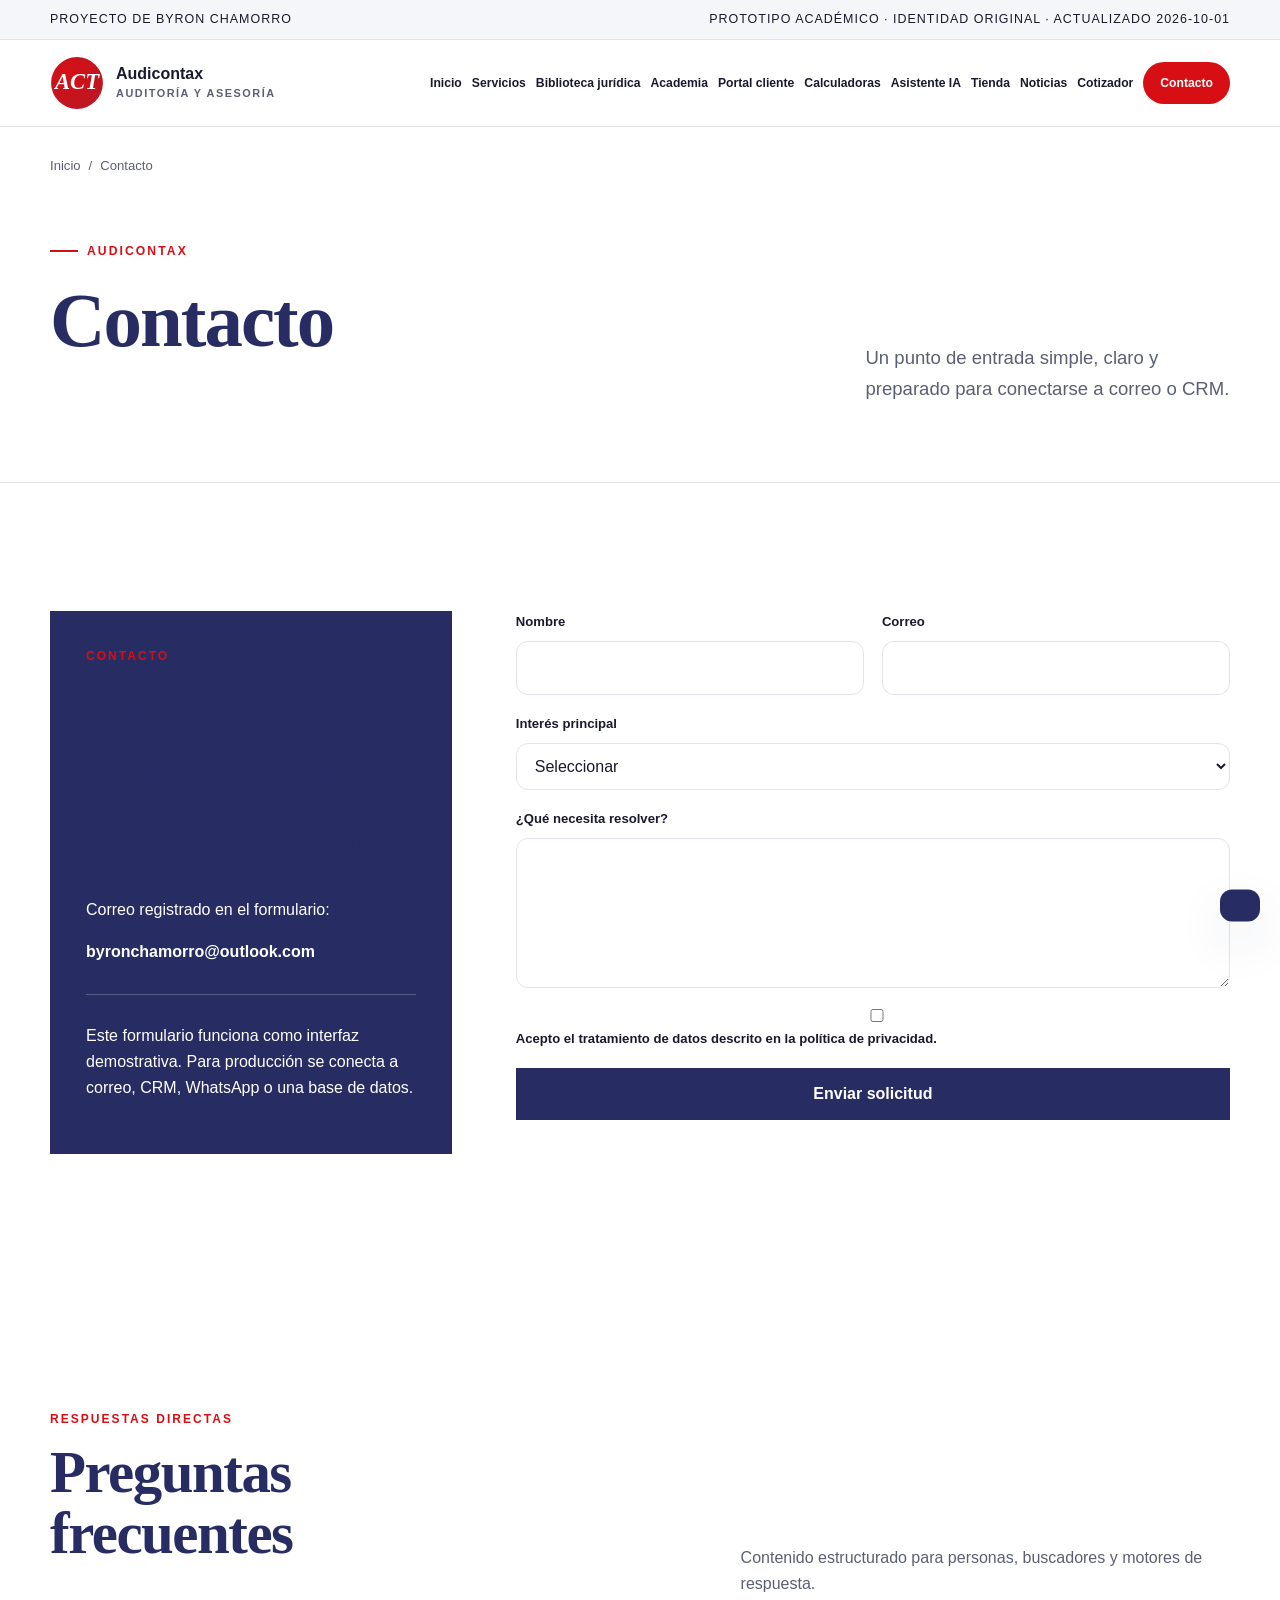
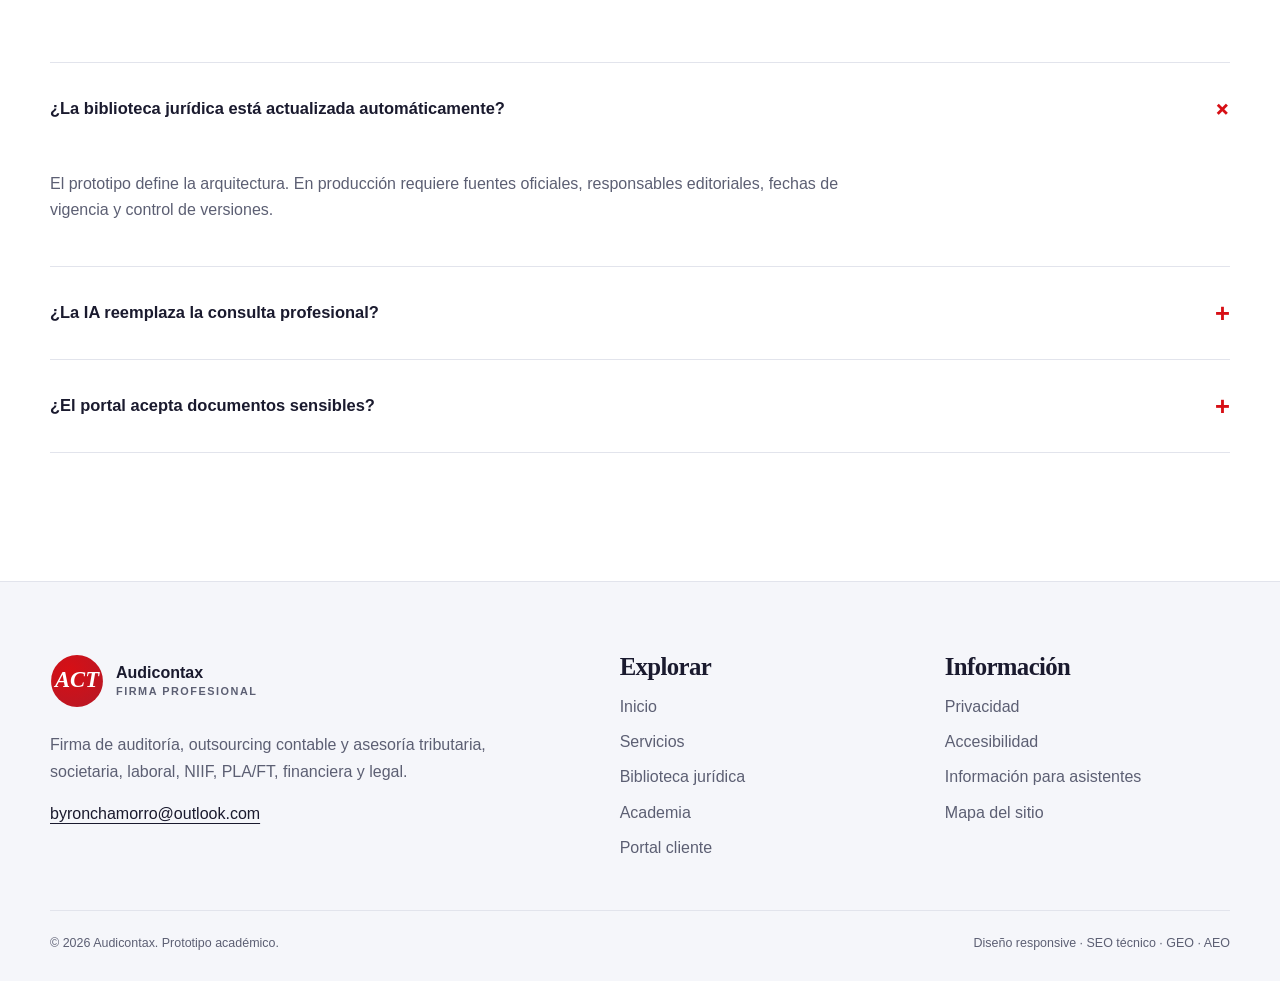
<file: contacto.html>
<!doctype html><html lang="es"><head>
<meta charset="utf-8"><meta name="viewport" content="width=device-width,initial-scale=1"><meta name="theme-color" content="#123f35">
<title>Contacto | Audicontax</title><meta name="description" content="Contacto de Audicontax. Audicontax integra auditoría, contabilidad, impuestos, legal y cumplimiento en una plataforma que informa, capaci…"><meta name="robots" content="index,follow,max-image-preview:large,max-snippet:-1,max-video-preview:-1"><meta name="generator" content="Centro Iberoamericano · prototipo académico">
<link rel="canonical" href="./contacto.html"><link rel="icon" href="assets/img/favicon.svg" type="image/svg+xml"><link rel="manifest" href="manifest.webmanifest"><link rel="stylesheet" href="assets/css/styles.css">
<meta property="og:type" content="website"><meta property="og:locale" content="es_EC"><meta property="og:title" content="Contacto | Audicontax"><meta property="og:description" content="Contacto de Audicontax. Audicontax integra auditoría, contabilidad, impuestos, legal y cumplimiento en una plataforma que informa, capaci…"><meta property="og:url" content="./contacto.html"><meta property="og:image" content="assets/img/og-cover.png"><meta property="og:image:width" content="1200"><meta property="og:image:height" content="630"><meta property="og:site_name" content="Audicontax">
<meta name="twitter:card" content="summary_large_image"><meta name="twitter:title" content="Contacto | Audicontax"><meta name="twitter:description" content="Contacto de Audicontax. Audicontax integra auditoría, contabilidad, impuestos, legal y cumplimiento en una plataforma que informa, capaci…"><meta name="twitter:image" content="assets/img/og-cover.png">
<script type="application/ld+json">{"@context":"https://schema.org","@type":"AccountingService","@id":"./#entity","name":"Audicontax","description":"Firma de auditoría, outsourcing contable y asesoría tributaria, societaria, laboral, NIIF, PLA/FT, financiera y legal.","url":"./index.html","logo":"./assets/img/logo.svg","image":"./assets/img/og-cover.png","inLanguage":"es","email":"byronchamorro@outlook.com"}</script><script type="application/ld+json">{"@context":"https://schema.org","@type":"WebSite","@id":"./#website","name":"Audicontax","url":"./index.html","inLanguage":"es","publisher":{"@id":"./#entity"}}</script><script type="application/ld+json">{"@context":"https://schema.org","@type":"WebPage","name":"Contacto","description":"Audicontax integra auditoría, contabilidad, impuestos, legal y cumplimiento en una plataforma que informa, capacita y permite a clientes gestion…","url":"./contacto.html","inLanguage":"es","isPartOf":{"@id":"./#website"},"about":{"@id":"./#entity"},"dateModified":"2026-10-01"}</script><script type="application/ld+json">{"@context":"https://schema.org","@type":"BreadcrumbList","itemListElement":[{"@type":"ListItem","position":1,"name":"Inicio","item":"./index.html"},{"@type":"ListItem","position":2,"name":"Contacto","item":"./contacto.html"}]}</script><script type="application/ld+json">{"@context":"https://schema.org","@type":"FAQPage","mainEntity":[{"@type":"Question","name":"¿La biblioteca jurídica está actualizada automáticamente?","acceptedAnswer":{"@type":"Answer","text":"El prototipo define la arquitectura. En producción requiere fuentes oficiales, responsables editoriales, fechas de vigencia y control de versiones."}},{"@type":"Question","name":"¿La IA reemplaza la consulta profesional?","acceptedAnswer":{"@type":"Answer","text":"No. Resuelve orientación básica con citas a la biblioteca; asuntos relevantes deben escalarse a un profesional."}},{"@type":"Question","name":"¿El portal acepta documentos sensibles?","acceptedAnswer":{"@type":"Answer","text":"La versión productiva debe incorporar autenticación, cifrado, roles, auditoría y políticas de retención antes de recibir documentos reales."}}]}</script></head><body data-theme="audit"><a class="skip-link" href="#contenido">Saltar al contenido</a>
<div class="topbar"><div class="container"><span>Proyecto de Byron Chamorro</span><span>Prototipo académico · identidad original · actualizado 2026-10-01</span></div></div>
<header class="site-header">
  <div class="container nav-wrap">
    <a class="brand" href="index.html" aria-label="Ir al inicio de Audicontax"><img src="assets/img/favicon.svg" width="54" height="54" alt=""><span>Audicontax<small>auditoría y asesoría</small></span></a>
    <button class="menu-toggle" id="menu-toggle" type="button" aria-expanded="false" aria-controls="site-nav">Menú</button>
    <nav class="site-nav nav-dense" id="site-nav" aria-label="Navegación principal"><a class="" href="index.html">Inicio</a><a class="" href="servicios.html">Servicios</a><a class="" href="biblioteca.html">Biblioteca jurídica</a><a class="" href="academia.html">Academia</a><a class="" href="portal-cliente.html">Portal cliente</a><a class="" href="calculadoras.html">Calculadoras</a><a class="" href="asistente-ia.html">Asistente IA</a><a class="" href="tienda.html">Tienda</a><a class="" href="noticias.html">Noticias</a><a class="" href="cotizador.html">Cotizador</a><a class="nav-cta" href="contacto.html" aria-current="page">Contacto</a></nav>
  </div>
</header><main id="contenido"><div class="container breadcrumbs"><a href="index.html">Inicio</a><span aria-hidden="true">/</span><span>Contacto</span></div><section class="page-hero"><div class="container inner"><div><div class="eyebrow">Audicontax</div><h1>Contacto</h1></div><p>Un punto de entrada simple, claro y preparado para conectarse a correo o CRM.</p></div></section><section class="section"><div class="container contact-layout"><aside class="contact-panel"><div class="kicker" style="color:var(--accent)">Contacto</div><h2>Cuéntanos el objetivo, no solo la tarea.</h2><p>Correo registrado en el formulario:</p><p><strong>byronchamorro@outlook.com</strong></p><hr style="border:0;border-top:1px solid color-mix(in srgb,var(--bg) 22%,transparent);margin:28px 0"><p>Este formulario funciona como interfaz demostrativa. Para producción se conecta a correo, CRM, WhatsApp o una base de datos.</p></aside><form data-demo data-message="Gracias. La solicitud quedó registrada en la interfaz" novalidate><div class="form-grid"><div class="field"><label for="name">Nombre</label><input id="name" name="name" autocomplete="name" required></div><div class="field"><label for="email">Correo</label><input id="email" name="email" type="email" autocomplete="email" required></div><div class="field full"><label for="interest">Interés principal</label><select id="interest" name="interest"><option>Seleccionar</option><option>Auditoría externa</option><option>Outsourcing contable</option><option>Asesoría tributaria</option><option>Legal y societario</option><option>NIIF</option><option>Análisis financiero</option></select></div><div class="field full"><label for="message">¿Qué necesita resolver?</label><textarea id="message" name="message" required></textarea></div><div class="field full"><label><input type="checkbox" required> Acepto el tratamiento de datos descrito en la política de privacidad.</label></div><div class="field full"><button class="btn" type="submit">Enviar solicitud</button></div></div></form></div></section><section class="section"><div class="container"><div class="section-head"><div><div class="kicker">Respuestas directas</div><h2>Preguntas frecuentes</h2></div><p>Contenido estructurado para personas, buscadores y motores de respuesta.</p></div><div class="faq-list"><div class="faq-item" data-open="true"><button class="faq-question" type="button" aria-expanded="true"><span>¿La biblioteca jurídica está actualizada automáticamente?</span><span aria-hidden="true">+</span></button><div class="faq-answer"><p>El prototipo define la arquitectura. En producción requiere fuentes oficiales, responsables editoriales, fechas de vigencia y control de versiones.</p></div></div><div class="faq-item" data-open="false"><button class="faq-question" type="button" aria-expanded="false"><span>¿La IA reemplaza la consulta profesional?</span><span aria-hidden="true">+</span></button><div class="faq-answer"><p>No. Resuelve orientación básica con citas a la biblioteca; asuntos relevantes deben escalarse a un profesional.</p></div></div><div class="faq-item" data-open="false"><button class="faq-question" type="button" aria-expanded="false"><span>¿El portal acepta documentos sensibles?</span><span aria-hidden="true">+</span></button><div class="faq-answer"><p>La versión productiva debe incorporar autenticación, cifrado, roles, auditoría y políticas de retención antes de recibir documentos reales.</p></div></div></div></div></section></main><footer class="site-footer">
  <div class="container">
    <div class="footer-grid">
      <div><a class="brand" href="index.html"><img src="assets/img/favicon.svg" width="54" height="54" alt=""><span>Audicontax<small>firma profesional</small></span></a><p>Firma de auditoría, outsourcing contable y asesoría tributaria, societaria, laboral, NIIF, PLA/FT, financiera y legal.</p><a href="mailto:byronchamorro@outlook.com">byronchamorro@outlook.com</a></div>
      <div><h3>Explorar</h3><div class="footer-links"><a href="index.html">Inicio</a><a href="servicios.html">Servicios</a><a href="biblioteca.html">Biblioteca jurídica</a><a href="academia.html">Academia</a><a href="portal-cliente.html">Portal cliente</a></div></div>
      <div><h3>Información</h3><div class="footer-links"><a href="privacidad.html">Privacidad</a><a href="accesibilidad.html">Accesibilidad</a><a href="llms.txt">Información para asistentes</a><a href="sitemap.xml">Mapa del sitio</a></div></div>
    </div>
    <div class="footer-bottom"><span>© <span id="year">2026</span> Audicontax. Prototipo académico.</span><span>Diseño responsive · SEO técnico · GEO · AEO</span></div>
  </div>
</footer><div id="toast" class="toast" role="status" aria-live="polite"></div><script src="assets/js/app.js" defer></script></body></html>
</file>
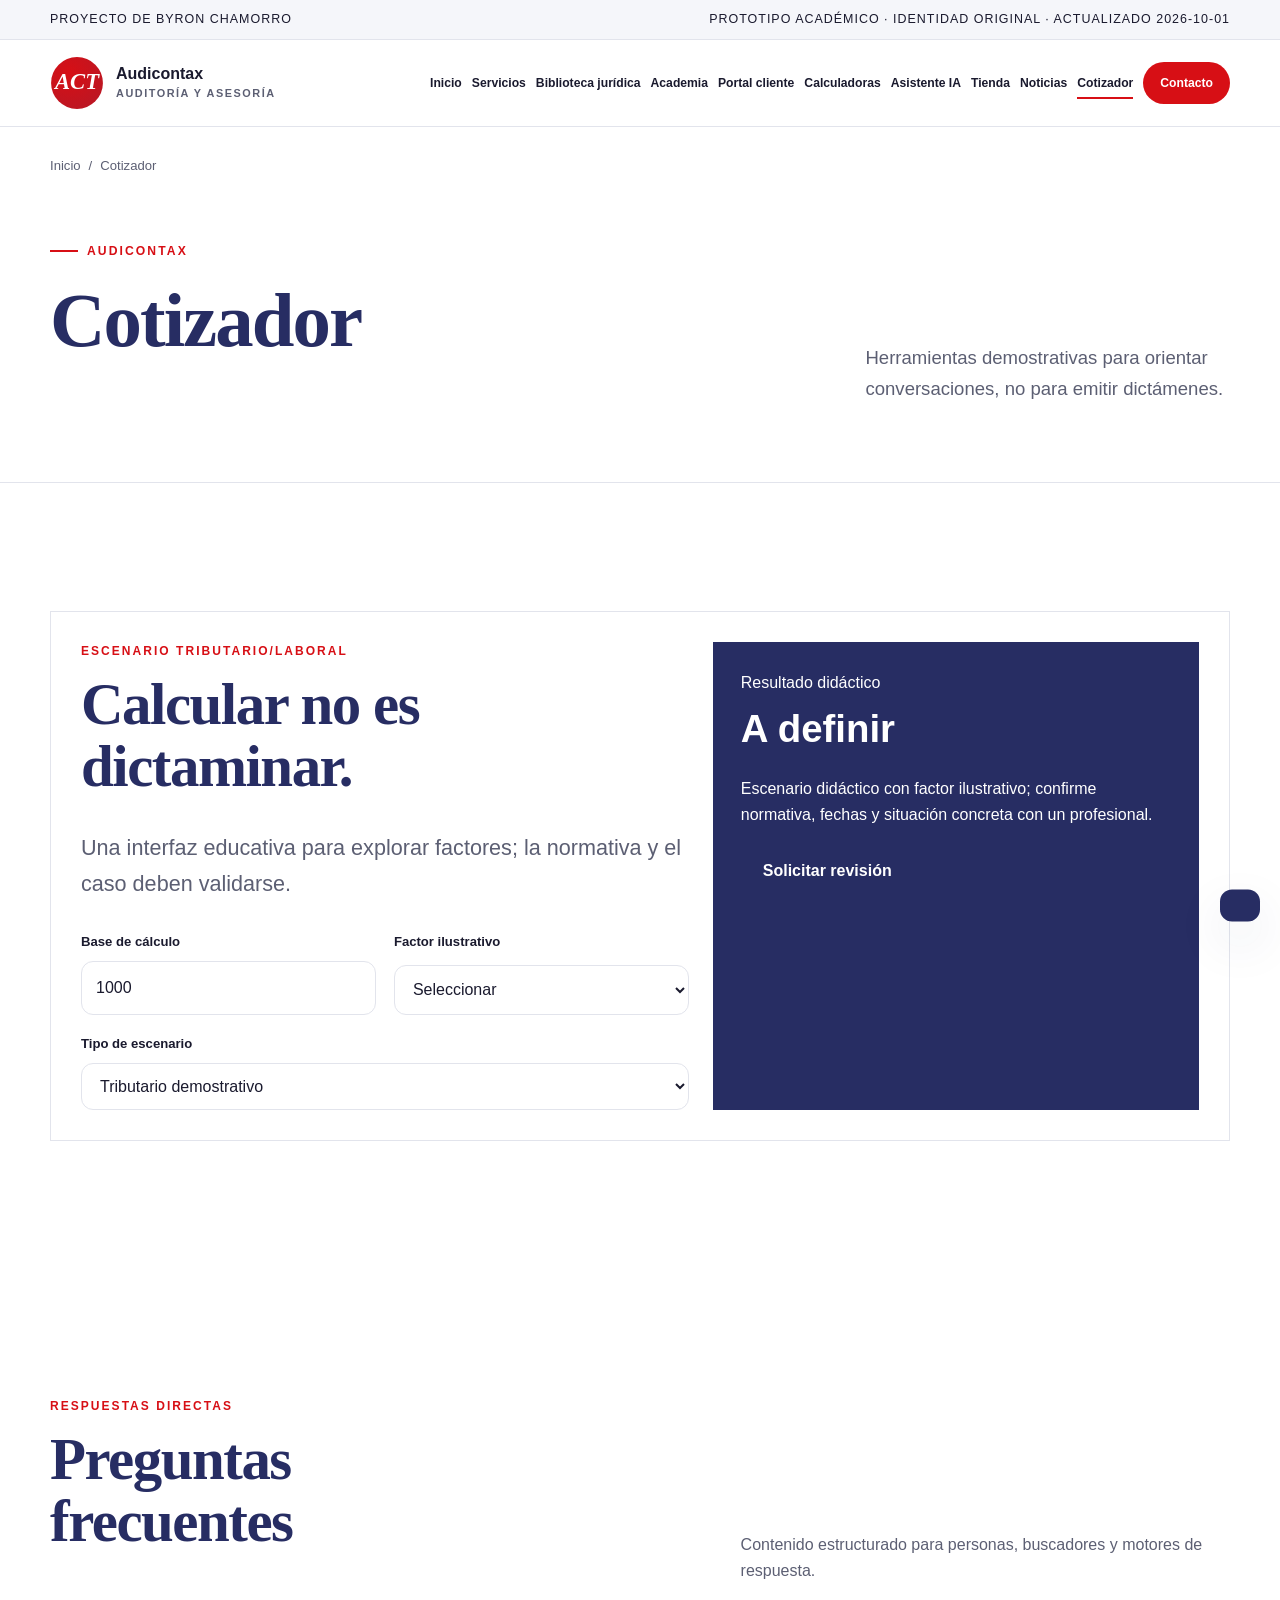
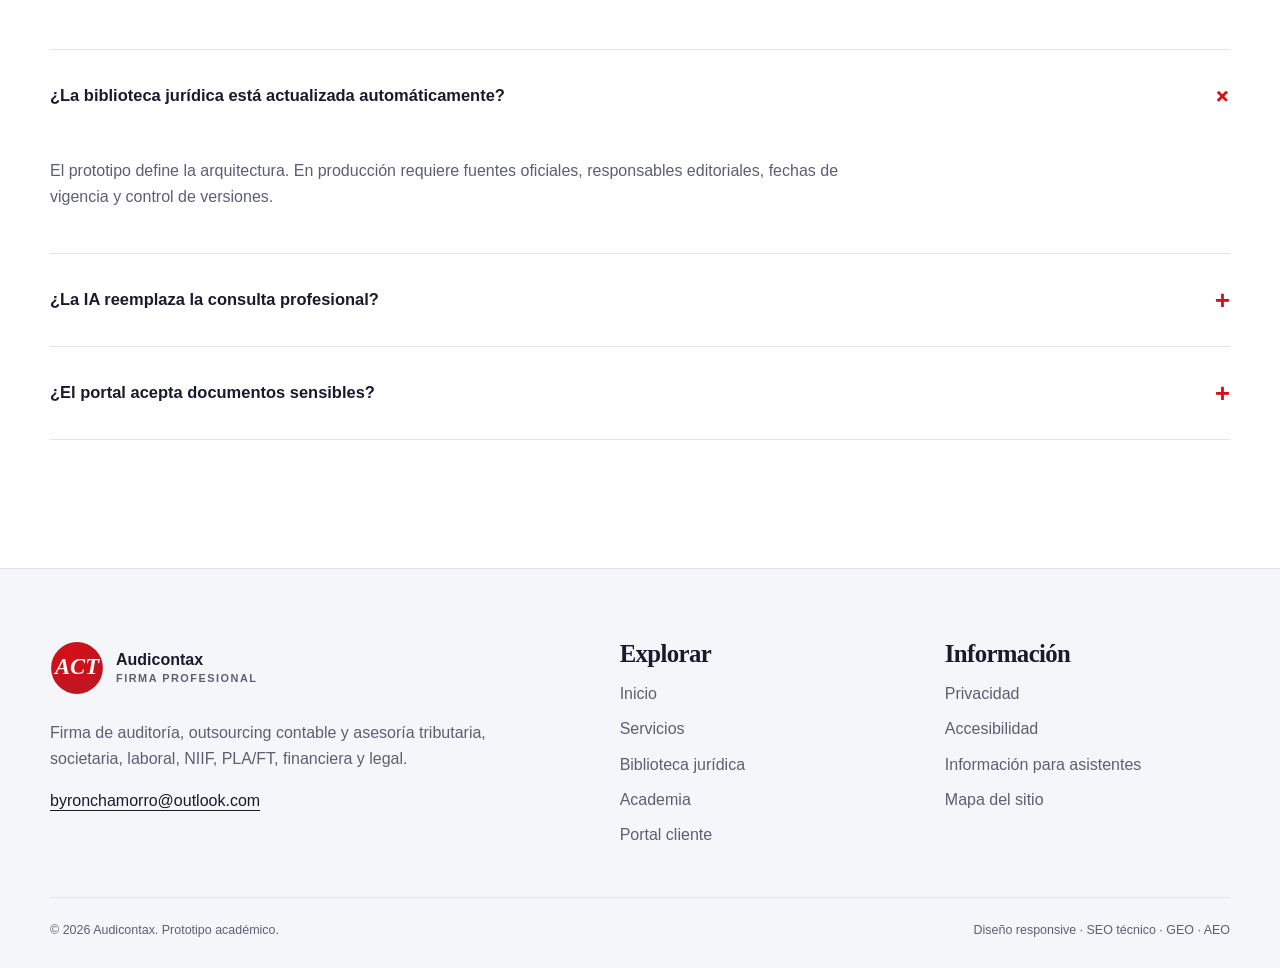
<file: cotizador.html>
<!doctype html><html lang="es"><head>
<meta charset="utf-8"><meta name="viewport" content="width=device-width,initial-scale=1"><meta name="theme-color" content="#272d63">
<title>Cotizador | Audicontax</title><meta name="description" content="Cotizador de Audicontax. Audicontax integra auditoría, contabilidad, impuestos, legal y cumplimiento en una plataforma que informa, capac…"><meta name="robots" content="index,follow,max-image-preview:large,max-snippet:-1,max-video-preview:-1"><meta name="generator" content="Centro Iberoamericano · prototipo académico">
<link rel="canonical" href="./cotizador.html"><link rel="icon" href="assets/img/favicon.svg" type="image/svg+xml"><link rel="manifest" href="manifest.webmanifest"><link rel="stylesheet" href="assets/css/styles.css">
<meta property="og:type" content="website"><meta property="og:locale" content="es_EC"><meta property="og:title" content="Cotizador | Audicontax"><meta property="og:description" content="Cotizador de Audicontax. Audicontax integra auditoría, contabilidad, impuestos, legal y cumplimiento en una plataforma que informa, capac…"><meta property="og:url" content="./cotizador.html"><meta property="og:image" content="assets/img/og-cover.png"><meta property="og:image:width" content="1200"><meta property="og:image:height" content="630"><meta property="og:site_name" content="Audicontax">
<meta name="twitter:card" content="summary_large_image"><meta name="twitter:title" content="Cotizador | Audicontax"><meta name="twitter:description" content="Cotizador de Audicontax. Audicontax integra auditoría, contabilidad, impuestos, legal y cumplimiento en una plataforma que informa, capac…"><meta name="twitter:image" content="assets/img/og-cover.png">
<script type="application/ld+json">{"@context":"https://schema.org","@type":"AccountingService","@id":"./#entity","name":"Audicontax","description":"Firma de auditoría, outsourcing contable y asesoría tributaria, societaria, laboral, NIIF, PLA/FT, financiera y legal.","url":"./index.html","logo":"./assets/img/logo.svg","image":"./assets/img/og-cover.png","inLanguage":"es","email":"byronchamorro@outlook.com"}</script><script type="application/ld+json">{"@context":"https://schema.org","@type":"WebSite","@id":"./#website","name":"Audicontax","url":"./index.html","inLanguage":"es","publisher":{"@id":"./#entity"}}</script><script type="application/ld+json">{"@context":"https://schema.org","@type":"WebPage","name":"Cotizador","description":"Audicontax integra auditoría, contabilidad, impuestos, legal y cumplimiento en una plataforma que informa, capacita y permite a clientes gestion…","url":"./cotizador.html","inLanguage":"es","isPartOf":{"@id":"./#website"},"about":{"@id":"./#entity"},"dateModified":"2026-10-01"}</script><script type="application/ld+json">{"@context":"https://schema.org","@type":"BreadcrumbList","itemListElement":[{"@type":"ListItem","position":1,"name":"Inicio","item":"./index.html"},{"@type":"ListItem","position":2,"name":"Cotizador","item":"./cotizador.html"}]}</script><script type="application/ld+json">{"@context":"https://schema.org","@type":"FAQPage","mainEntity":[{"@type":"Question","name":"¿La biblioteca jurídica está actualizada automáticamente?","acceptedAnswer":{"@type":"Answer","text":"El prototipo define la arquitectura. En producción requiere fuentes oficiales, responsables editoriales, fechas de vigencia y control de versiones."}},{"@type":"Question","name":"¿La IA reemplaza la consulta profesional?","acceptedAnswer":{"@type":"Answer","text":"No. Resuelve orientación básica con citas a la biblioteca; asuntos relevantes deben escalarse a un profesional."}},{"@type":"Question","name":"¿El portal acepta documentos sensibles?","acceptedAnswer":{"@type":"Answer","text":"La versión productiva debe incorporar autenticación, cifrado, roles, auditoría y políticas de retención antes de recibir documentos reales."}}]}</script></head><body data-theme="audit"><a class="skip-link" href="#contenido">Saltar al contenido</a>
<div class="topbar"><div class="container"><span>Proyecto de Byron Chamorro</span><span>Prototipo académico · identidad original · actualizado 2026-10-01</span></div></div>
<header class="site-header">
  <div class="container nav-wrap">
    <a class="brand" href="index.html" aria-label="Ir al inicio de Audicontax"><img src="assets/img/favicon.svg" width="54" height="54" alt="Logo Audicontax"><span>Audicontax<small>auditoría y asesoría</small></span></a>
    <button class="menu-toggle" id="menu-toggle" type="button" aria-expanded="false" aria-controls="site-nav">Menú</button>
    <nav class="site-nav nav-dense" id="site-nav" aria-label="Navegación principal"><a class="" href="index.html">Inicio</a><a class="" href="servicios.html">Servicios</a><a class="" href="biblioteca.html">Biblioteca jurídica</a><a class="" href="academia.html">Academia</a><a class="" href="portal-cliente.html">Portal cliente</a><a class="" href="calculadoras.html">Calculadoras</a><a class="" href="asistente-ia.html">Asistente IA</a><a class="" href="tienda.html">Tienda</a><a class="" href="noticias.html">Noticias</a><a class="" href="cotizador.html" aria-current="page">Cotizador</a><a class="nav-cta" href="contacto.html">Contacto</a></nav>
  </div>
</header><main id="contenido"><div class="container breadcrumbs"><a href="index.html">Inicio</a><span aria-hidden="true">/</span><span>Cotizador</span></div><section class="page-hero"><div class="container inner"><div><div class="eyebrow">Audicontax</div><h1>Cotizador</h1></div><p>Herramientas demostrativas para orientar conversaciones, no para emitir dictámenes.</p></div></section><section class="section"><div class="container"><div class="calculator" id="quote-calculator" data-mode="audit"><div><div class="kicker">Escenario tributario/laboral</div><h2>Calcular no es dictaminar.</h2><p class="lead">Una interfaz educativa para explorar factores; la normativa y el caso deben validarse.</p><div class="form-grid"><div class="field"><label for="calc-amount">Base de cálculo</label><input id="calc-amount" type="number" min="0" step="0.01" value="1000"></div><div class="field"><label for="calc-service">Factor ilustrativo</label><select id="calc-service"><option value="0">Seleccionar</option><option value="0.01">1% · ejemplo</option><option value="0.05">5% · ejemplo</option><option value="0.15">15% · ejemplo</option></select></div><div class="field full"><label>Tipo de escenario</label><select><option>Tributario demostrativo</option><option>Provisión laboral demostrativa</option><option>Presupuesto financiero demostrativo</option></select></div></div></div><aside class="result-panel"><span>Resultado didáctico</span><strong id="calc-result">A definir</strong><p id="calc-detail">No usar para declarar, pagar, provisionar ni decidir sin revisión profesional y normativa vigente.</p><button class="btn" type="button" data-action data-message="Solicitud de revisión registrada en la demostración.">Solicitar revisión</button></aside></div></div></section><section class="section"><div class="container"><div class="section-head"><div><div class="kicker">Respuestas directas</div><h2>Preguntas frecuentes</h2></div><p>Contenido estructurado para personas, buscadores y motores de respuesta.</p></div><div class="faq-list"><div class="faq-item" data-open="true"><button class="faq-question" type="button" aria-expanded="true"><span>¿La biblioteca jurídica está actualizada automáticamente?</span><span aria-hidden="true">+</span></button><div class="faq-answer"><p>El prototipo define la arquitectura. En producción requiere fuentes oficiales, responsables editoriales, fechas de vigencia y control de versiones.</p></div></div><div class="faq-item" data-open="false"><button class="faq-question" type="button" aria-expanded="false"><span>¿La IA reemplaza la consulta profesional?</span><span aria-hidden="true">+</span></button><div class="faq-answer"><p>No. Resuelve orientación básica con citas a la biblioteca; asuntos relevantes deben escalarse a un profesional.</p></div></div><div class="faq-item" data-open="false"><button class="faq-question" type="button" aria-expanded="false"><span>¿El portal acepta documentos sensibles?</span><span aria-hidden="true">+</span></button><div class="faq-answer"><p>La versión productiva debe incorporar autenticación, cifrado, roles, auditoría y políticas de retención antes de recibir documentos reales.</p></div></div></div></div></section></main><footer class="site-footer">
  <div class="container">
    <div class="footer-grid">
      <div><a class="brand" href="index.html"><img src="assets/img/favicon.svg" width="54" height="54" alt="Logo Audicontax"><span>Audicontax<small>firma profesional</small></span></a><p>Firma de auditoría, outsourcing contable y asesoría tributaria, societaria, laboral, NIIF, PLA/FT, financiera y legal.</p><a href="mailto:byronchamorro@outlook.com">byronchamorro@outlook.com</a></div>
      <div><h3>Explorar</h3><div class="footer-links"><a href="index.html">Inicio</a><a href="servicios.html">Servicios</a><a href="biblioteca.html">Biblioteca jurídica</a><a href="academia.html">Academia</a><a href="portal-cliente.html">Portal cliente</a></div></div>
      <div><h3>Información</h3><div class="footer-links"><a href="privacidad.html">Privacidad</a><a href="accesibilidad.html">Accesibilidad</a><a href="llms.txt">Información para asistentes</a><a href="sitemap.xml">Mapa del sitio</a></div></div>
    </div>
    <div class="footer-bottom"><span>© <span id="year">2026</span> Audicontax. Prototipo académico.</span><span>Diseño responsive · SEO técnico · GEO · AEO</span></div>
  </div>
</footer><div id="toast" class="toast" role="status" aria-live="polite"></div><script src="assets/js/app.js" defer></script></body></html>
</file>
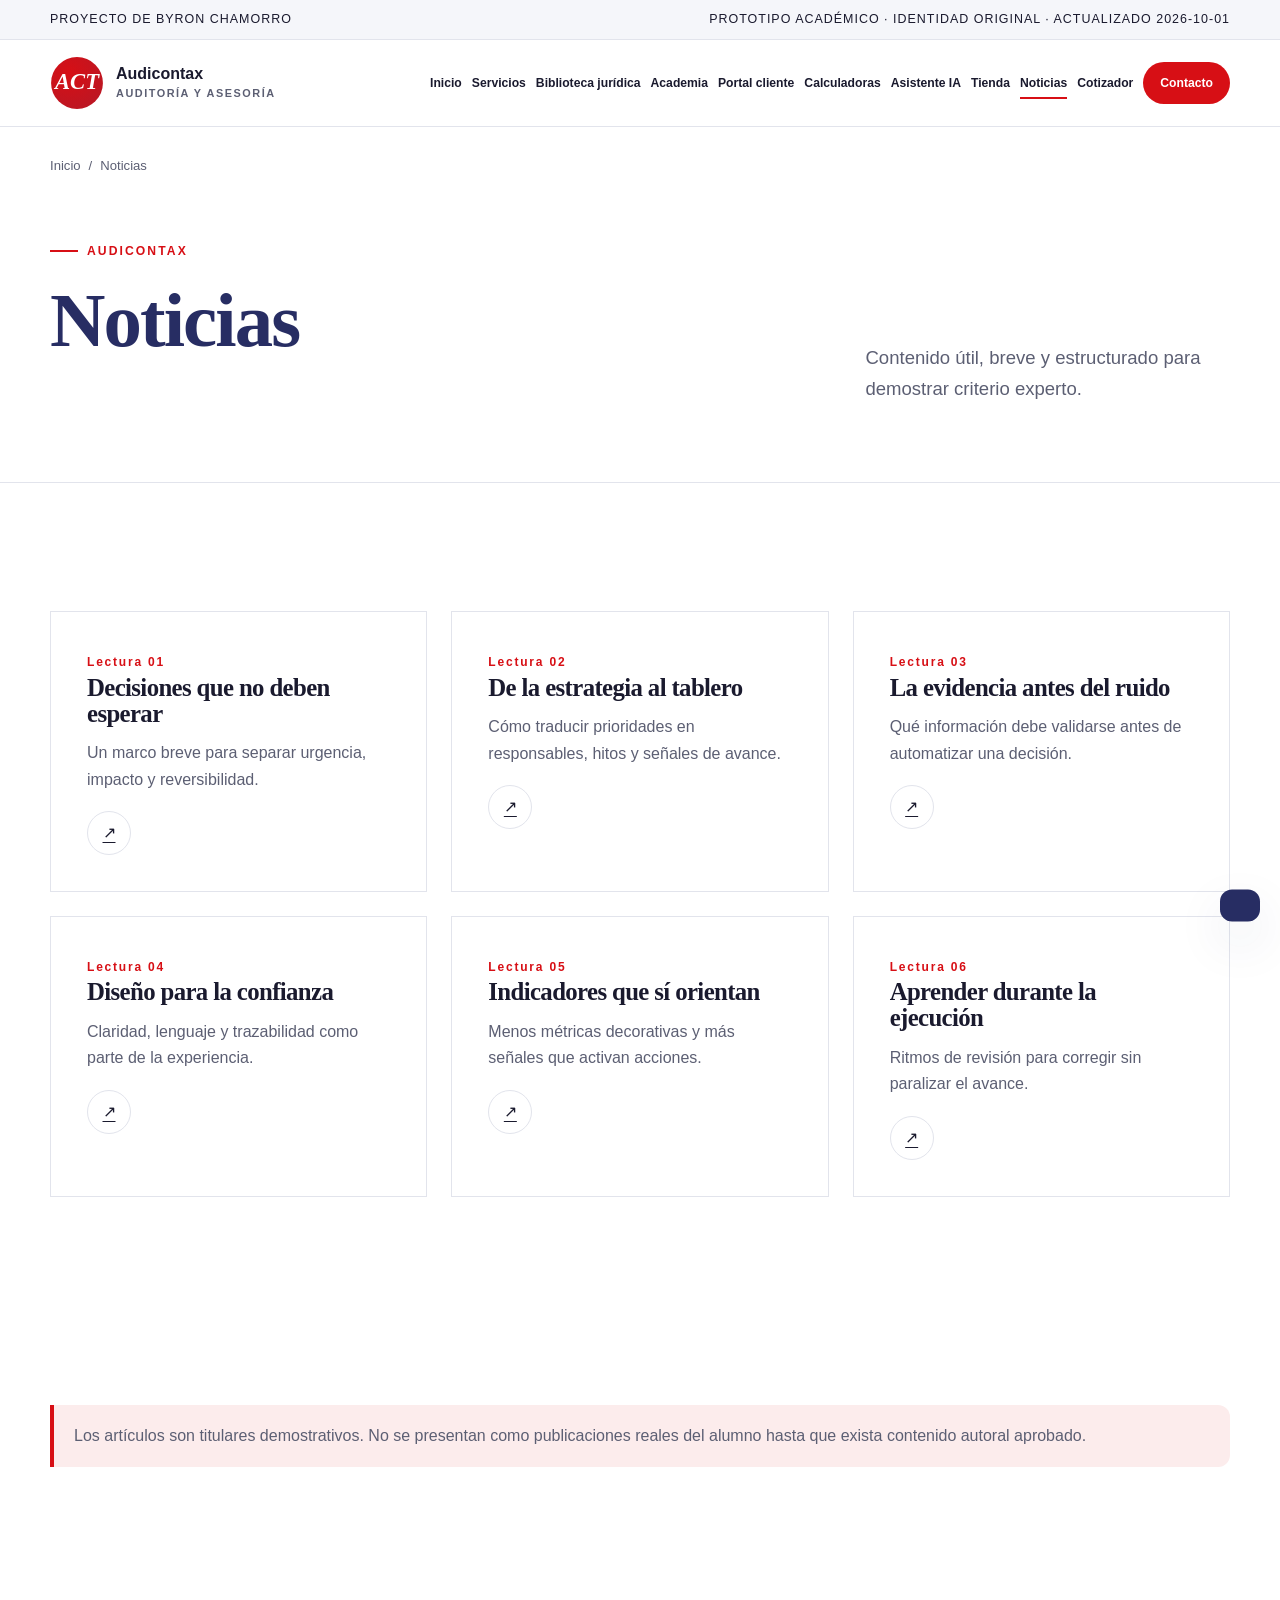
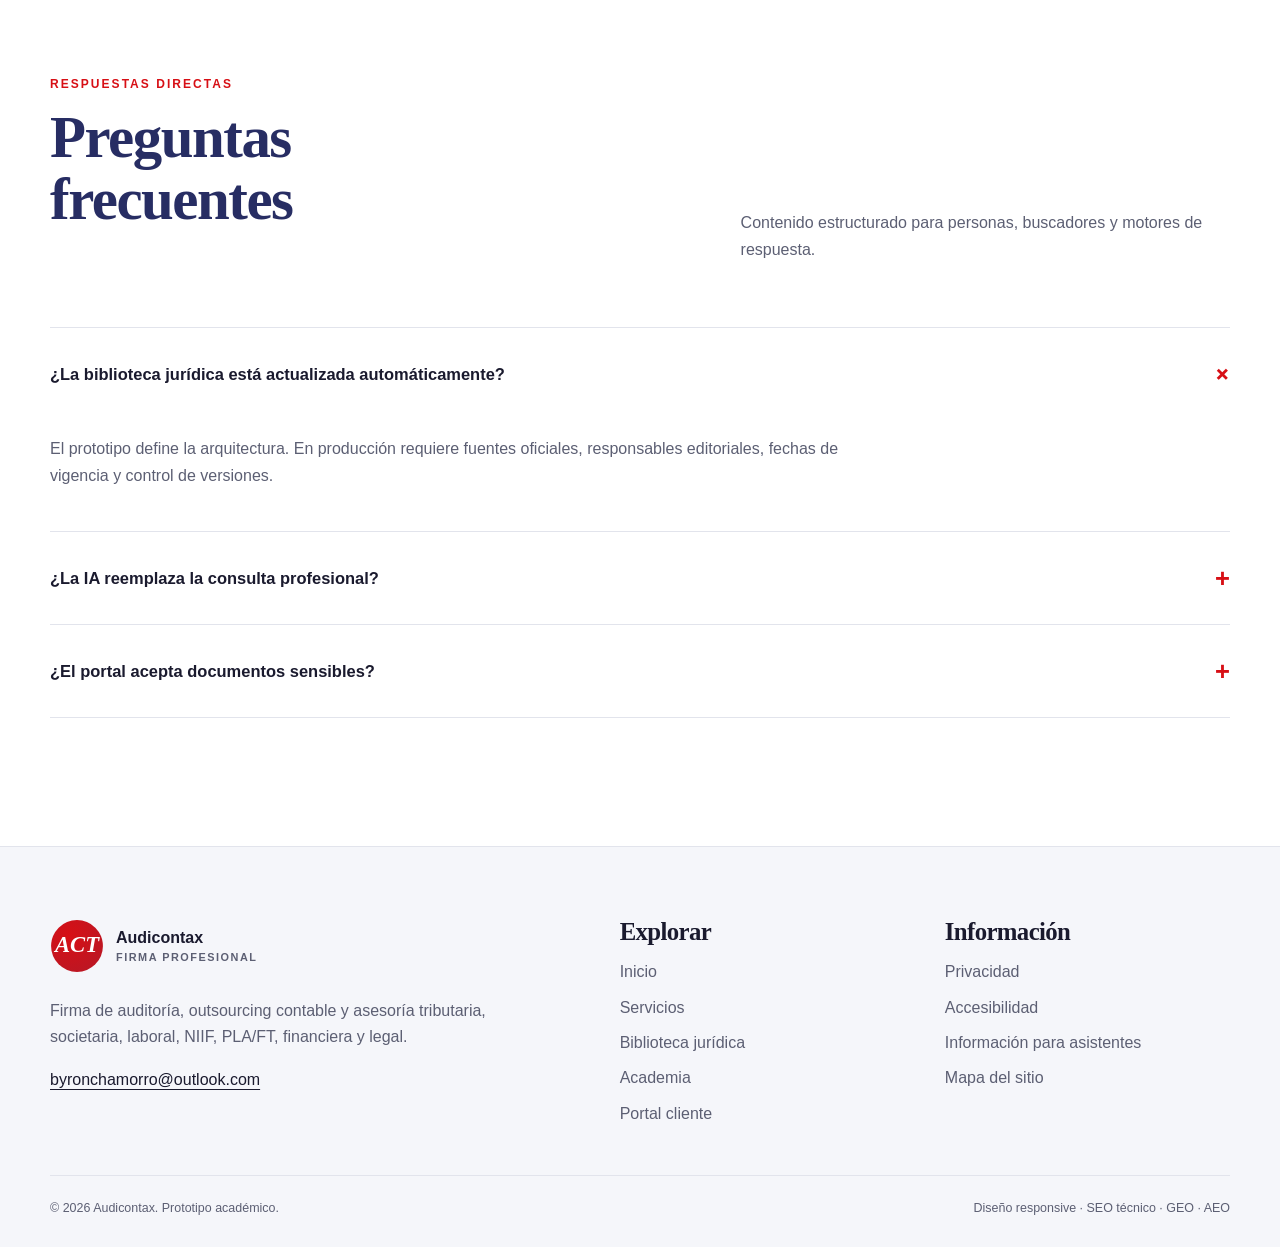
<file: noticias.html>
<!doctype html><html lang="es"><head>
<meta charset="utf-8"><meta name="viewport" content="width=device-width,initial-scale=1"><meta name="theme-color" content="#272d63">
<title>Noticias | Audicontax</title><meta name="description" content="Noticias de Audicontax. Audicontax integra auditoría, contabilidad, impuestos, legal y cumplimiento en una plataforma que informa, capaci…"><meta name="robots" content="index,follow,max-image-preview:large,max-snippet:-1,max-video-preview:-1"><meta name="generator" content="Centro Iberoamericano · prototipo académico">
<link rel="canonical" href="./noticias.html"><link rel="icon" href="assets/img/favicon.svg" type="image/svg+xml"><link rel="manifest" href="manifest.webmanifest"><link rel="stylesheet" href="assets/css/styles.css">
<meta property="og:type" content="website"><meta property="og:locale" content="es_EC"><meta property="og:title" content="Noticias | Audicontax"><meta property="og:description" content="Noticias de Audicontax. Audicontax integra auditoría, contabilidad, impuestos, legal y cumplimiento en una plataforma que informa, capaci…"><meta property="og:url" content="./noticias.html"><meta property="og:image" content="assets/img/og-cover.png"><meta property="og:image:width" content="1200"><meta property="og:image:height" content="630"><meta property="og:site_name" content="Audicontax">
<meta name="twitter:card" content="summary_large_image"><meta name="twitter:title" content="Noticias | Audicontax"><meta name="twitter:description" content="Noticias de Audicontax. Audicontax integra auditoría, contabilidad, impuestos, legal y cumplimiento en una plataforma que informa, capaci…"><meta name="twitter:image" content="assets/img/og-cover.png">
<script type="application/ld+json">{"@context":"https://schema.org","@type":"AccountingService","@id":"./#entity","name":"Audicontax","description":"Firma de auditoría, outsourcing contable y asesoría tributaria, societaria, laboral, NIIF, PLA/FT, financiera y legal.","url":"./index.html","logo":"./assets/img/logo.svg","image":"./assets/img/og-cover.png","inLanguage":"es","email":"byronchamorro@outlook.com"}</script><script type="application/ld+json">{"@context":"https://schema.org","@type":"WebSite","@id":"./#website","name":"Audicontax","url":"./index.html","inLanguage":"es","publisher":{"@id":"./#entity"}}</script><script type="application/ld+json">{"@context":"https://schema.org","@type":"CollectionPage","name":"Noticias","description":"Audicontax integra auditoría, contabilidad, impuestos, legal y cumplimiento en una plataforma que informa, capacita y permite a clientes gestion…","url":"./noticias.html","inLanguage":"es","isPartOf":{"@id":"./#website"},"about":{"@id":"./#entity"},"dateModified":"2026-10-01"}</script><script type="application/ld+json">{"@context":"https://schema.org","@type":"BreadcrumbList","itemListElement":[{"@type":"ListItem","position":1,"name":"Inicio","item":"./index.html"},{"@type":"ListItem","position":2,"name":"Noticias","item":"./noticias.html"}]}</script><script type="application/ld+json">{"@context":"https://schema.org","@type":"FAQPage","mainEntity":[{"@type":"Question","name":"¿La biblioteca jurídica está actualizada automáticamente?","acceptedAnswer":{"@type":"Answer","text":"El prototipo define la arquitectura. En producción requiere fuentes oficiales, responsables editoriales, fechas de vigencia y control de versiones."}},{"@type":"Question","name":"¿La IA reemplaza la consulta profesional?","acceptedAnswer":{"@type":"Answer","text":"No. Resuelve orientación básica con citas a la biblioteca; asuntos relevantes deben escalarse a un profesional."}},{"@type":"Question","name":"¿El portal acepta documentos sensibles?","acceptedAnswer":{"@type":"Answer","text":"La versión productiva debe incorporar autenticación, cifrado, roles, auditoría y políticas de retención antes de recibir documentos reales."}}]}</script></head><body data-theme="audit"><a class="skip-link" href="#contenido">Saltar al contenido</a>
<div class="topbar"><div class="container"><span>Proyecto de Byron Chamorro</span><span>Prototipo académico · identidad original · actualizado 2026-10-01</span></div></div>
<header class="site-header">
  <div class="container nav-wrap">
    <a class="brand" href="index.html" aria-label="Ir al inicio de Audicontax"><img src="assets/img/favicon.svg" width="54" height="54" alt="Logo Audicontax"><span>Audicontax<small>auditoría y asesoría</small></span></a>
    <button class="menu-toggle" id="menu-toggle" type="button" aria-expanded="false" aria-controls="site-nav">Menú</button>
    <nav class="site-nav nav-dense" id="site-nav" aria-label="Navegación principal"><a class="" href="index.html">Inicio</a><a class="" href="servicios.html">Servicios</a><a class="" href="biblioteca.html">Biblioteca jurídica</a><a class="" href="academia.html">Academia</a><a class="" href="portal-cliente.html">Portal cliente</a><a class="" href="calculadoras.html">Calculadoras</a><a class="" href="asistente-ia.html">Asistente IA</a><a class="" href="tienda.html">Tienda</a><a class="" href="noticias.html" aria-current="page">Noticias</a><a class="" href="cotizador.html">Cotizador</a><a class="nav-cta" href="contacto.html">Contacto</a></nav>
  </div>
</header><main id="contenido"><div class="container breadcrumbs"><a href="index.html">Inicio</a><span aria-hidden="true">/</span><span>Noticias</span></div><section class="page-hero"><div class="container inner"><div><div class="eyebrow">Audicontax</div><h1>Noticias</h1></div><p>Contenido útil, breve y estructurado para demostrar criterio experto.</p></div></section><section class="section"><div class="container"><div class="grid-3"><article class="card"><span class="number">Lectura 01</span><h3>Decisiones que no deben esperar</h3><p>Un marco breve para separar urgencia, impacto y reversibilidad.</p><p><a href="#" data-copy="Decisiones que no deben esperar" class="icon-button" aria-label="Copiar título" style="margin-top:18px">↗</a></p></article><article class="card"><span class="number">Lectura 02</span><h3>De la estrategia al tablero</h3><p>Cómo traducir prioridades en responsables, hitos y señales de avance.</p><p><a href="#" data-copy="De la estrategia al tablero" class="icon-button" aria-label="Copiar título" style="margin-top:18px">↗</a></p></article><article class="card"><span class="number">Lectura 03</span><h3>La evidencia antes del ruido</h3><p>Qué información debe validarse antes de automatizar una decisión.</p><p><a href="#" data-copy="La evidencia antes del ruido" class="icon-button" aria-label="Copiar título" style="margin-top:18px">↗</a></p></article><article class="card"><span class="number">Lectura 04</span><h3>Diseño para la confianza</h3><p>Claridad, lenguaje y trazabilidad como parte de la experiencia.</p><p><a href="#" data-copy="Diseño para la confianza" class="icon-button" aria-label="Copiar título" style="margin-top:18px">↗</a></p></article><article class="card"><span class="number">Lectura 05</span><h3>Indicadores que sí orientan</h3><p>Menos métricas decorativas y más señales que activan acciones.</p><p><a href="#" data-copy="Indicadores que sí orientan" class="icon-button" aria-label="Copiar título" style="margin-top:18px">↗</a></p></article><article class="card"><span class="number">Lectura 06</span><h3>Aprender durante la ejecución</h3><p>Ritmos de revisión para corregir sin paralizar el avance.</p><p><a href="#" data-copy="Aprender durante la ejecución" class="icon-button" aria-label="Copiar título" style="margin-top:18px">↗</a></p></article></div></div></section><section class="section-sm"><div class="container"><div class="notice">Los artículos son titulares demostrativos. No se presentan como publicaciones reales del alumno hasta que exista contenido autoral aprobado.</div></div></section><section class="section"><div class="container"><div class="section-head"><div><div class="kicker">Respuestas directas</div><h2>Preguntas frecuentes</h2></div><p>Contenido estructurado para personas, buscadores y motores de respuesta.</p></div><div class="faq-list"><div class="faq-item" data-open="true"><button class="faq-question" type="button" aria-expanded="true"><span>¿La biblioteca jurídica está actualizada automáticamente?</span><span aria-hidden="true">+</span></button><div class="faq-answer"><p>El prototipo define la arquitectura. En producción requiere fuentes oficiales, responsables editoriales, fechas de vigencia y control de versiones.</p></div></div><div class="faq-item" data-open="false"><button class="faq-question" type="button" aria-expanded="false"><span>¿La IA reemplaza la consulta profesional?</span><span aria-hidden="true">+</span></button><div class="faq-answer"><p>No. Resuelve orientación básica con citas a la biblioteca; asuntos relevantes deben escalarse a un profesional.</p></div></div><div class="faq-item" data-open="false"><button class="faq-question" type="button" aria-expanded="false"><span>¿El portal acepta documentos sensibles?</span><span aria-hidden="true">+</span></button><div class="faq-answer"><p>La versión productiva debe incorporar autenticación, cifrado, roles, auditoría y políticas de retención antes de recibir documentos reales.</p></div></div></div></div></section></main><footer class="site-footer">
  <div class="container">
    <div class="footer-grid">
      <div><a class="brand" href="index.html"><img src="assets/img/favicon.svg" width="54" height="54" alt="Logo Audicontax"><span>Audicontax<small>firma profesional</small></span></a><p>Firma de auditoría, outsourcing contable y asesoría tributaria, societaria, laboral, NIIF, PLA/FT, financiera y legal.</p><a href="mailto:byronchamorro@outlook.com">byronchamorro@outlook.com</a></div>
      <div><h3>Explorar</h3><div class="footer-links"><a href="index.html">Inicio</a><a href="servicios.html">Servicios</a><a href="biblioteca.html">Biblioteca jurídica</a><a href="academia.html">Academia</a><a href="portal-cliente.html">Portal cliente</a></div></div>
      <div><h3>Información</h3><div class="footer-links"><a href="privacidad.html">Privacidad</a><a href="accesibilidad.html">Accesibilidad</a><a href="llms.txt">Información para asistentes</a><a href="sitemap.xml">Mapa del sitio</a></div></div>
    </div>
    <div class="footer-bottom"><span>© <span id="year">2026</span> Audicontax. Prototipo académico.</span><span>Diseño responsive · SEO técnico · GEO · AEO</span></div>
  </div>
</footer><div id="toast" class="toast" role="status" aria-live="polite"></div><script src="assets/js/app.js" defer></script></body></html>
</file>
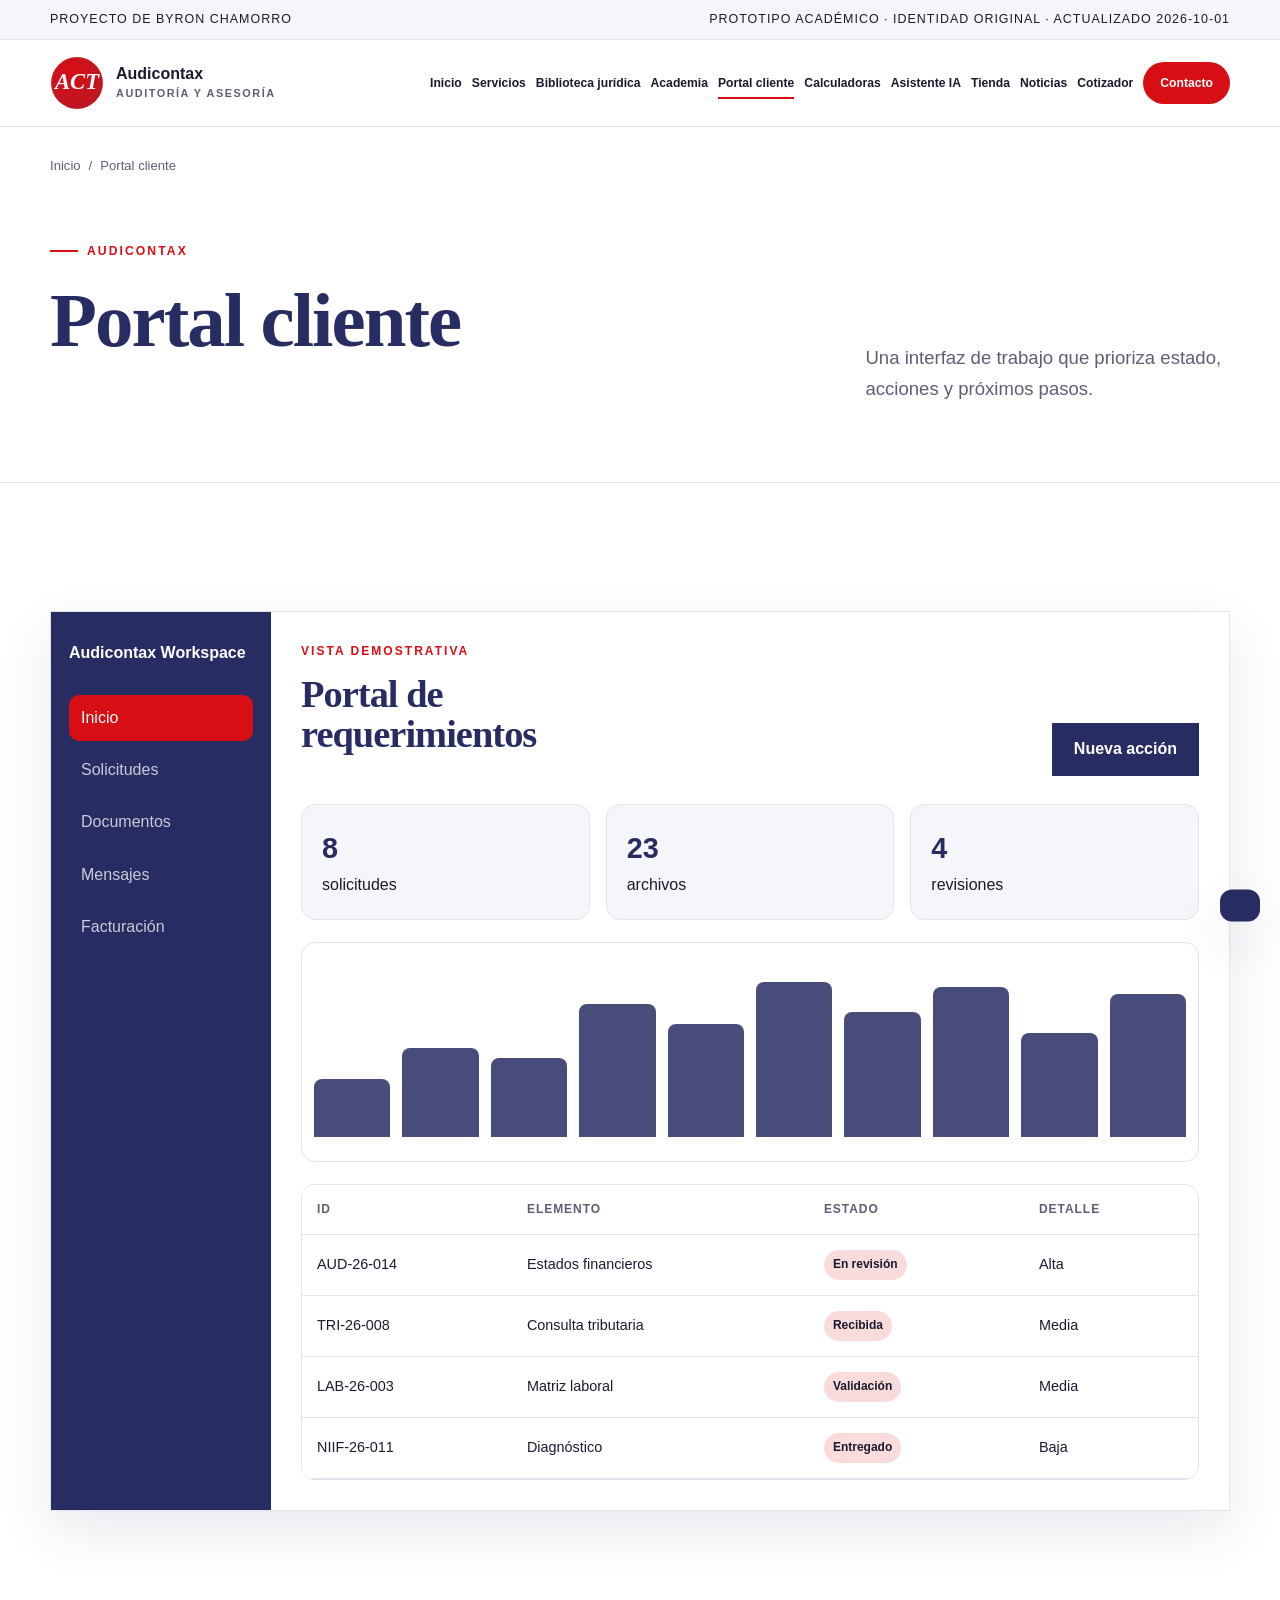
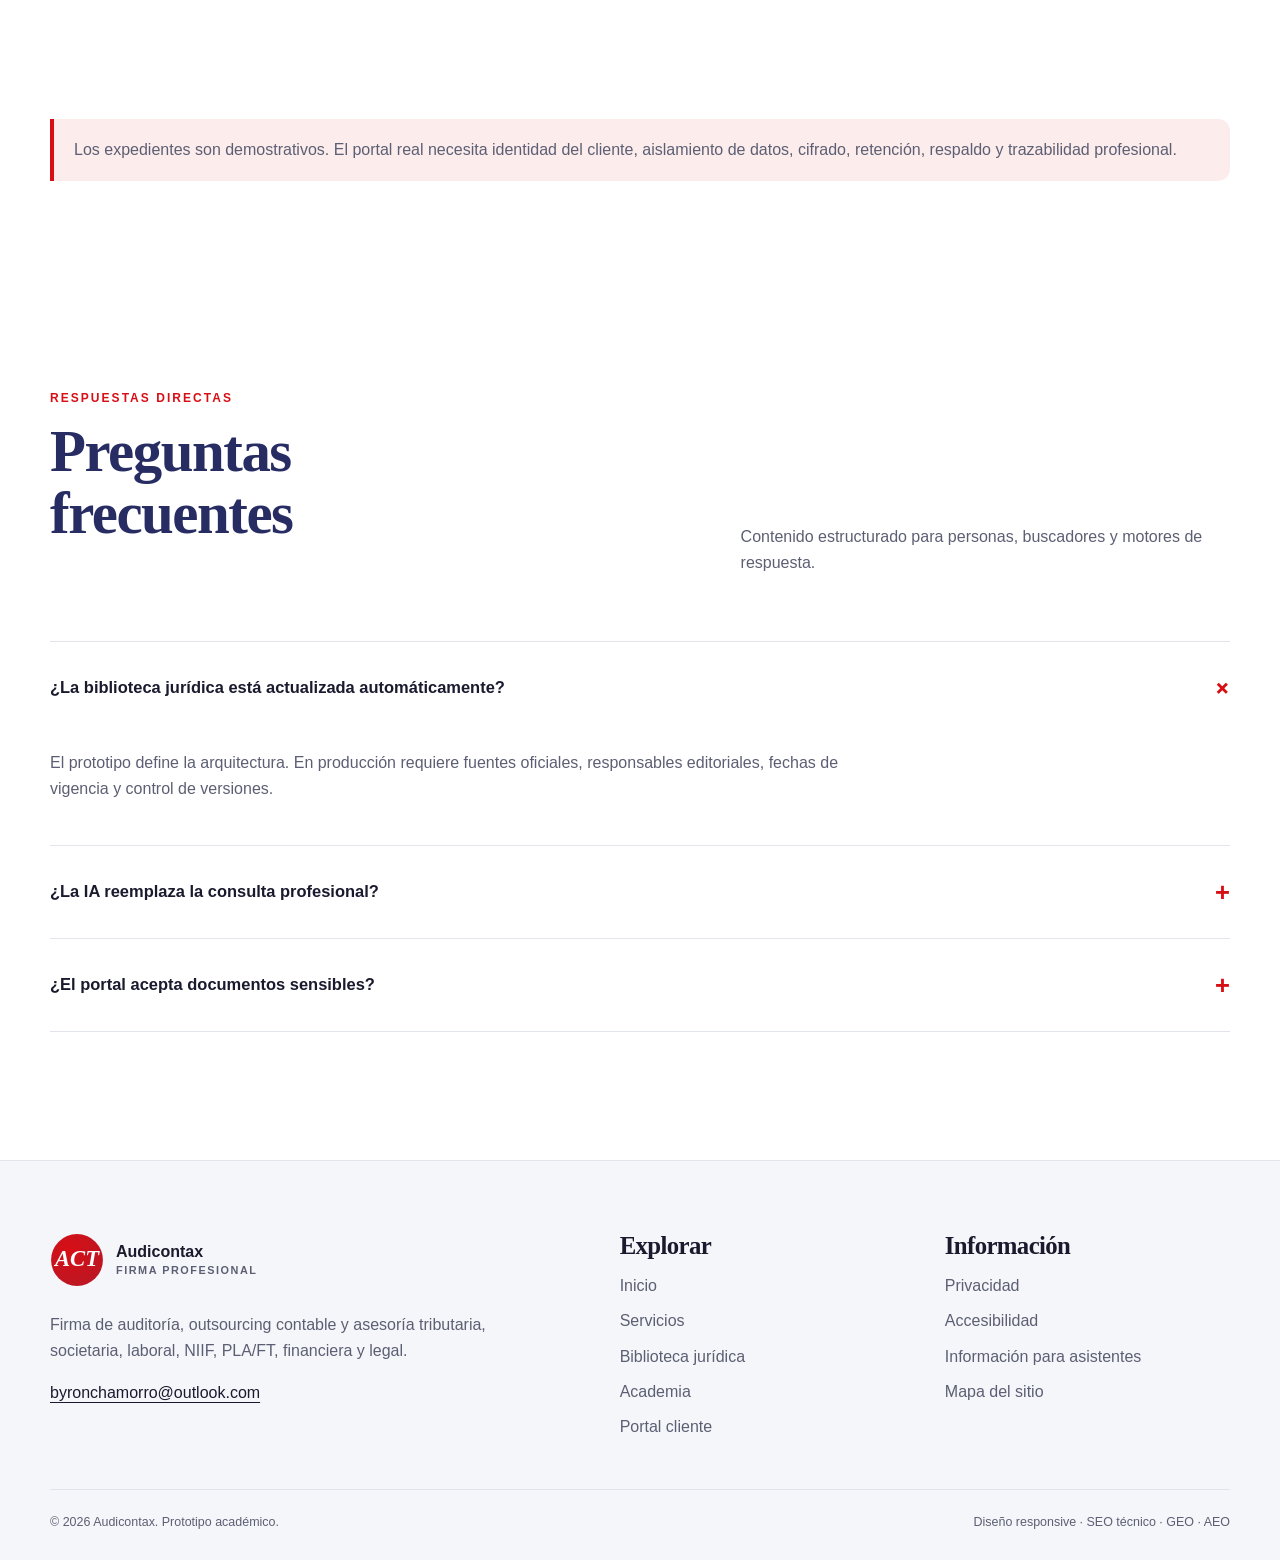
<file: portal-cliente.html>
<!doctype html><html lang="es"><head>
<meta charset="utf-8"><meta name="viewport" content="width=device-width,initial-scale=1"><meta name="theme-color" content="#272d63">
<title>Portal cliente | Audicontax</title><meta name="description" content="Portal cliente de Audicontax. Audicontax integra auditoría, contabilidad, impuestos, legal y cumplimiento en una plataforma que informa,…"><meta name="robots" content="index,follow,max-image-preview:large,max-snippet:-1,max-video-preview:-1"><meta name="generator" content="Centro Iberoamericano · prototipo académico">
<link rel="canonical" href="./portal-cliente.html"><link rel="icon" href="assets/img/favicon.svg" type="image/svg+xml"><link rel="manifest" href="manifest.webmanifest"><link rel="stylesheet" href="assets/css/styles.css">
<meta property="og:type" content="website"><meta property="og:locale" content="es_EC"><meta property="og:title" content="Portal cliente | Audicontax"><meta property="og:description" content="Portal cliente de Audicontax. Audicontax integra auditoría, contabilidad, impuestos, legal y cumplimiento en una plataforma que informa,…"><meta property="og:url" content="./portal-cliente.html"><meta property="og:image" content="assets/img/og-cover.png"><meta property="og:image:width" content="1200"><meta property="og:image:height" content="630"><meta property="og:site_name" content="Audicontax">
<meta name="twitter:card" content="summary_large_image"><meta name="twitter:title" content="Portal cliente | Audicontax"><meta name="twitter:description" content="Portal cliente de Audicontax. Audicontax integra auditoría, contabilidad, impuestos, legal y cumplimiento en una plataforma que informa,…"><meta name="twitter:image" content="assets/img/og-cover.png">
<script type="application/ld+json">{"@context":"https://schema.org","@type":"AccountingService","@id":"./#entity","name":"Audicontax","description":"Firma de auditoría, outsourcing contable y asesoría tributaria, societaria, laboral, NIIF, PLA/FT, financiera y legal.","url":"./index.html","logo":"./assets/img/logo.svg","image":"./assets/img/og-cover.png","inLanguage":"es","email":"byronchamorro@outlook.com"}</script><script type="application/ld+json">{"@context":"https://schema.org","@type":"WebSite","@id":"./#website","name":"Audicontax","url":"./index.html","inLanguage":"es","publisher":{"@id":"./#entity"}}</script><script type="application/ld+json">{"@context":"https://schema.org","@type":"WebPage","name":"Portal cliente","description":"Audicontax integra auditoría, contabilidad, impuestos, legal y cumplimiento en una plataforma que informa, capacita y permite a clientes gestion…","url":"./portal-cliente.html","inLanguage":"es","isPartOf":{"@id":"./#website"},"about":{"@id":"./#entity"},"dateModified":"2026-10-01"}</script><script type="application/ld+json">{"@context":"https://schema.org","@type":"BreadcrumbList","itemListElement":[{"@type":"ListItem","position":1,"name":"Inicio","item":"./index.html"},{"@type":"ListItem","position":2,"name":"Portal cliente","item":"./portal-cliente.html"}]}</script><script type="application/ld+json">{"@context":"https://schema.org","@type":"FAQPage","mainEntity":[{"@type":"Question","name":"¿La biblioteca jurídica está actualizada automáticamente?","acceptedAnswer":{"@type":"Answer","text":"El prototipo define la arquitectura. En producción requiere fuentes oficiales, responsables editoriales, fechas de vigencia y control de versiones."}},{"@type":"Question","name":"¿La IA reemplaza la consulta profesional?","acceptedAnswer":{"@type":"Answer","text":"No. Resuelve orientación básica con citas a la biblioteca; asuntos relevantes deben escalarse a un profesional."}},{"@type":"Question","name":"¿El portal acepta documentos sensibles?","acceptedAnswer":{"@type":"Answer","text":"La versión productiva debe incorporar autenticación, cifrado, roles, auditoría y políticas de retención antes de recibir documentos reales."}}]}</script></head><body data-theme="audit"><a class="skip-link" href="#contenido">Saltar al contenido</a>
<div class="topbar"><div class="container"><span>Proyecto de Byron Chamorro</span><span>Prototipo académico · identidad original · actualizado 2026-10-01</span></div></div>
<header class="site-header">
  <div class="container nav-wrap">
    <a class="brand" href="index.html" aria-label="Ir al inicio de Audicontax"><img src="assets/img/favicon.svg" width="54" height="54" alt="Logo Audicontax"><span>Audicontax<small>auditoría y asesoría</small></span></a>
    <button class="menu-toggle" id="menu-toggle" type="button" aria-expanded="false" aria-controls="site-nav">Menú</button>
    <nav class="site-nav nav-dense" id="site-nav" aria-label="Navegación principal"><a class="" href="index.html">Inicio</a><a class="" href="servicios.html">Servicios</a><a class="" href="biblioteca.html">Biblioteca jurídica</a><a class="" href="academia.html">Academia</a><a class="" href="portal-cliente.html" aria-current="page">Portal cliente</a><a class="" href="calculadoras.html">Calculadoras</a><a class="" href="asistente-ia.html">Asistente IA</a><a class="" href="tienda.html">Tienda</a><a class="" href="noticias.html">Noticias</a><a class="" href="cotizador.html">Cotizador</a><a class="nav-cta" href="contacto.html">Contacto</a></nav>
  </div>
</header><main id="contenido"><div class="container breadcrumbs"><a href="index.html">Inicio</a><span aria-hidden="true">/</span><span>Portal cliente</span></div><section class="page-hero"><div class="container inner"><div><div class="eyebrow">Audicontax</div><h1>Portal cliente</h1></div><p>Una interfaz de trabajo que prioriza estado, acciones y próximos pasos.</p></div></section><section class="section"><div class="container"><div class="dashboard"><aside><strong>Audicontax Workspace</strong><a href="#">Inicio</a><a href="#">Solicitudes</a><a href="#">Documentos</a><a href="#">Mensajes</a><a href="#">Facturación</a></aside><div class="dashboard-main"><div class="section-head" style="margin-bottom:28px"><div><div class="kicker">Vista demostrativa</div><h2 style="font-size:clamp(1.8rem,3vw,3rem)">Portal de requerimientos</h2></div><button class="btn" type="button" data-action data-message="Acción creada solo en la demostración.">Nueva acción</button></div><div class="metric-grid"><div class="metric"><strong>8</strong><span>solicitudes</span></div><div class="metric"><strong>23</strong><span>archivos</span></div><div class="metric"><strong>4</strong><span>revisiones</span></div></div><div class="bar-chart" aria-label="Gráfico demostrativo de actividad"><i style="height:34%"></i><i style="height:52%"></i><i style="height:46%"></i><i style="height:78%"></i><i style="height:66%"></i><i style="height:91%"></i><i style="height:73%"></i><i style="height:88%"></i><i style="height:61%"></i><i style="height:84%"></i></div><div class="table-wrap"><table><thead><tr><th>ID</th><th>Elemento</th><th>Estado</th><th>Detalle</th></tr></thead><tbody><tr><td>AUD-26-014</td><td>Estados financieros</td><td><span class="status">En revisión</span></td><td>Alta</td></tr><tr><td>TRI-26-008</td><td>Consulta tributaria</td><td><span class="status">Recibida</span></td><td>Media</td></tr><tr><td>LAB-26-003</td><td>Matriz laboral</td><td><span class="status">Validación</span></td><td>Media</td></tr><tr><td>NIIF-26-011</td><td>Diagnóstico</td><td><span class="status">Entregado</span></td><td>Baja</td></tr></tbody></table></div></div></div></div></section><section class="section-sm"><div class="container"><div class="notice">Los expedientes son demostrativos. El portal real necesita identidad del cliente, aislamiento de datos, cifrado, retención, respaldo y trazabilidad profesional.</div></div></section><section class="section"><div class="container"><div class="section-head"><div><div class="kicker">Respuestas directas</div><h2>Preguntas frecuentes</h2></div><p>Contenido estructurado para personas, buscadores y motores de respuesta.</p></div><div class="faq-list"><div class="faq-item" data-open="true"><button class="faq-question" type="button" aria-expanded="true"><span>¿La biblioteca jurídica está actualizada automáticamente?</span><span aria-hidden="true">+</span></button><div class="faq-answer"><p>El prototipo define la arquitectura. En producción requiere fuentes oficiales, responsables editoriales, fechas de vigencia y control de versiones.</p></div></div><div class="faq-item" data-open="false"><button class="faq-question" type="button" aria-expanded="false"><span>¿La IA reemplaza la consulta profesional?</span><span aria-hidden="true">+</span></button><div class="faq-answer"><p>No. Resuelve orientación básica con citas a la biblioteca; asuntos relevantes deben escalarse a un profesional.</p></div></div><div class="faq-item" data-open="false"><button class="faq-question" type="button" aria-expanded="false"><span>¿El portal acepta documentos sensibles?</span><span aria-hidden="true">+</span></button><div class="faq-answer"><p>La versión productiva debe incorporar autenticación, cifrado, roles, auditoría y políticas de retención antes de recibir documentos reales.</p></div></div></div></div></section></main><footer class="site-footer">
  <div class="container">
    <div class="footer-grid">
      <div><a class="brand" href="index.html"><img src="assets/img/favicon.svg" width="54" height="54" alt="Logo Audicontax"><span>Audicontax<small>firma profesional</small></span></a><p>Firma de auditoría, outsourcing contable y asesoría tributaria, societaria, laboral, NIIF, PLA/FT, financiera y legal.</p><a href="mailto:byronchamorro@outlook.com">byronchamorro@outlook.com</a></div>
      <div><h3>Explorar</h3><div class="footer-links"><a href="index.html">Inicio</a><a href="servicios.html">Servicios</a><a href="biblioteca.html">Biblioteca jurídica</a><a href="academia.html">Academia</a><a href="portal-cliente.html">Portal cliente</a></div></div>
      <div><h3>Información</h3><div class="footer-links"><a href="privacidad.html">Privacidad</a><a href="accesibilidad.html">Accesibilidad</a><a href="llms.txt">Información para asistentes</a><a href="sitemap.xml">Mapa del sitio</a></div></div>
    </div>
    <div class="footer-bottom"><span>© <span id="year">2026</span> Audicontax. Prototipo académico.</span><span>Diseño responsive · SEO técnico · GEO · AEO</span></div>
  </div>
</footer><div id="toast" class="toast" role="status" aria-live="polite"></div><script src="assets/js/app.js" defer></script></body></html>
</file>
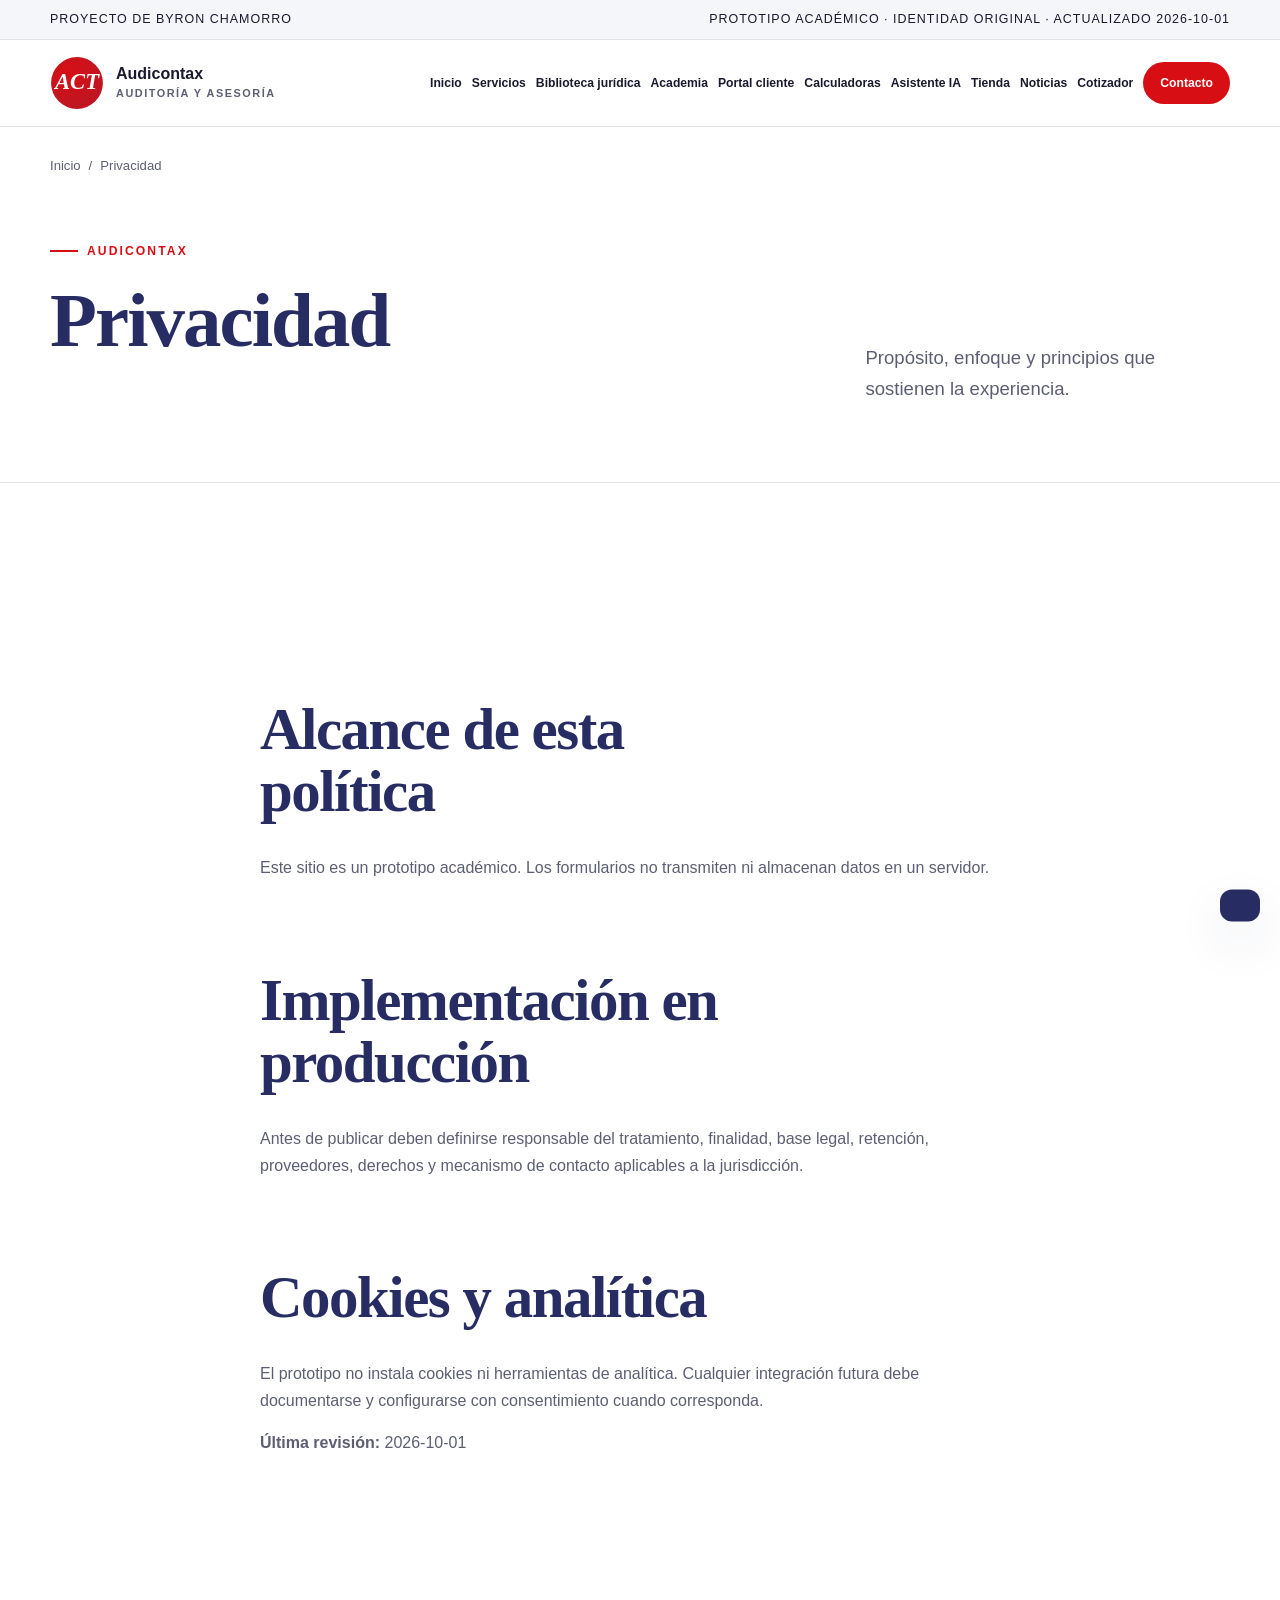
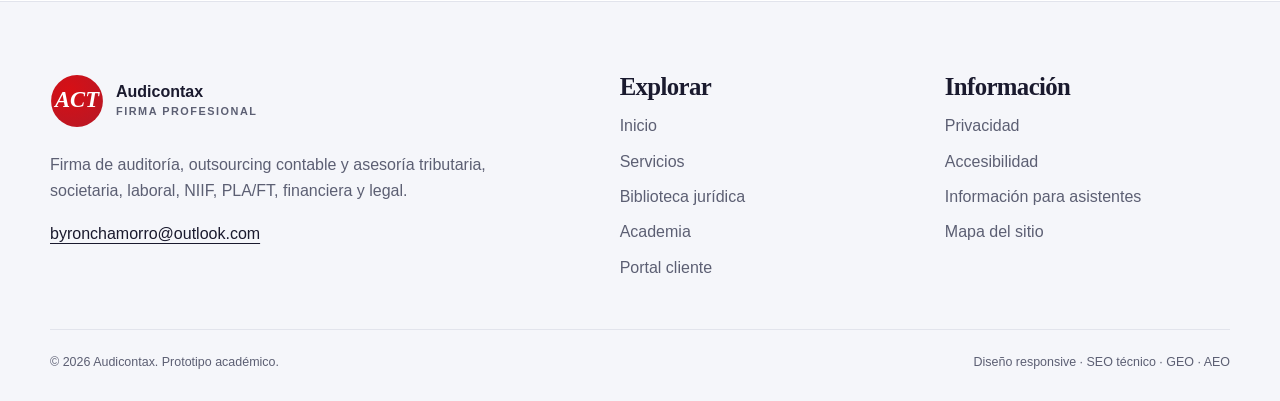
<file: privacidad.html>
<!doctype html><html lang="es"><head>
<meta charset="utf-8"><meta name="viewport" content="width=device-width,initial-scale=1"><meta name="theme-color" content="#272d63">
<title>Privacidad | Audicontax</title><meta name="description" content="Privacidad de Audicontax. Audicontax integra auditoría, contabilidad, impuestos, legal y cumplimiento en una plataforma que informa, capa…"><meta name="robots" content="index,follow,max-image-preview:large,max-snippet:-1,max-video-preview:-1"><meta name="generator" content="Centro Iberoamericano · prototipo académico">
<link rel="canonical" href="./privacidad.html"><link rel="icon" href="assets/img/favicon.svg" type="image/svg+xml"><link rel="manifest" href="manifest.webmanifest"><link rel="stylesheet" href="assets/css/styles.css">
<meta property="og:type" content="website"><meta property="og:locale" content="es_EC"><meta property="og:title" content="Privacidad | Audicontax"><meta property="og:description" content="Privacidad de Audicontax. Audicontax integra auditoría, contabilidad, impuestos, legal y cumplimiento en una plataforma que informa, capa…"><meta property="og:url" content="./privacidad.html"><meta property="og:image" content="assets/img/og-cover.png"><meta property="og:image:width" content="1200"><meta property="og:image:height" content="630"><meta property="og:site_name" content="Audicontax">
<meta name="twitter:card" content="summary_large_image"><meta name="twitter:title" content="Privacidad | Audicontax"><meta name="twitter:description" content="Privacidad de Audicontax. Audicontax integra auditoría, contabilidad, impuestos, legal y cumplimiento en una plataforma que informa, capa…"><meta name="twitter:image" content="assets/img/og-cover.png">
<script type="application/ld+json">{"@context":"https://schema.org","@type":"AccountingService","@id":"./#entity","name":"Audicontax","description":"Firma de auditoría, outsourcing contable y asesoría tributaria, societaria, laboral, NIIF, PLA/FT, financiera y legal.","url":"./index.html","logo":"./assets/img/logo.svg","image":"./assets/img/og-cover.png","inLanguage":"es","email":"byronchamorro@outlook.com"}</script><script type="application/ld+json">{"@context":"https://schema.org","@type":"WebSite","@id":"./#website","name":"Audicontax","url":"./index.html","inLanguage":"es","publisher":{"@id":"./#entity"}}</script><script type="application/ld+json">{"@context":"https://schema.org","@type":"WebPage","name":"Privacidad","description":"Audicontax integra auditoría, contabilidad, impuestos, legal y cumplimiento en una plataforma que informa, capacita y permite a clientes gestion…","url":"./privacidad.html","inLanguage":"es","isPartOf":{"@id":"./#website"},"about":{"@id":"./#entity"},"dateModified":"2026-10-01"}</script><script type="application/ld+json">{"@context":"https://schema.org","@type":"BreadcrumbList","itemListElement":[{"@type":"ListItem","position":1,"name":"Inicio","item":"./index.html"},{"@type":"ListItem","position":2,"name":"Privacidad","item":"./privacidad.html"}]}</script></head><body data-theme="audit"><a class="skip-link" href="#contenido">Saltar al contenido</a>
<div class="topbar"><div class="container"><span>Proyecto de Byron Chamorro</span><span>Prototipo académico · identidad original · actualizado 2026-10-01</span></div></div>
<header class="site-header">
  <div class="container nav-wrap">
    <a class="brand" href="index.html" aria-label="Ir al inicio de Audicontax"><img src="assets/img/favicon.svg" width="54" height="54" alt="Logo Audicontax"><span>Audicontax<small>auditoría y asesoría</small></span></a>
    <button class="menu-toggle" id="menu-toggle" type="button" aria-expanded="false" aria-controls="site-nav">Menú</button>
    <nav class="site-nav nav-dense" id="site-nav" aria-label="Navegación principal"><a class="" href="index.html">Inicio</a><a class="" href="servicios.html">Servicios</a><a class="" href="biblioteca.html">Biblioteca jurídica</a><a class="" href="academia.html">Academia</a><a class="" href="portal-cliente.html">Portal cliente</a><a class="" href="calculadoras.html">Calculadoras</a><a class="" href="asistente-ia.html">Asistente IA</a><a class="" href="tienda.html">Tienda</a><a class="" href="noticias.html">Noticias</a><a class="" href="cotizador.html">Cotizador</a><a class="nav-cta" href="contacto.html">Contacto</a></nav>
  </div>
</header><main id="contenido"><div class="container breadcrumbs"><a href="index.html">Inicio</a><span aria-hidden="true">/</span><span>Privacidad</span></div><section class="page-hero"><div class="container inner"><div><div class="eyebrow">Audicontax</div><h1>Privacidad</h1></div><p>Propósito, enfoque y principios que sostienen la experiencia.</p></div></section><section class="section"><div class="container prose"><h2>Alcance de esta política</h2><p>Este sitio es un prototipo académico. Los formularios no transmiten ni almacenan datos en un servidor.</p><h2>Implementación en producción</h2><p>Antes de publicar deben definirse responsable del tratamiento, finalidad, base legal, retención, proveedores, derechos y mecanismo de contacto aplicables a la jurisdicción.</p><h2>Cookies y analítica</h2><p>El prototipo no instala cookies ni herramientas de analítica. Cualquier integración futura debe documentarse y configurarse con consentimiento cuando corresponda.</p><p><strong>Última revisión:</strong> 2026-10-01</p></div></section></main><footer class="site-footer">
  <div class="container">
    <div class="footer-grid">
      <div><a class="brand" href="index.html"><img src="assets/img/favicon.svg" width="54" height="54" alt="Logo Audicontax"><span>Audicontax<small>firma profesional</small></span></a><p>Firma de auditoría, outsourcing contable y asesoría tributaria, societaria, laboral, NIIF, PLA/FT, financiera y legal.</p><a href="mailto:byronchamorro@outlook.com">byronchamorro@outlook.com</a></div>
      <div><h3>Explorar</h3><div class="footer-links"><a href="index.html">Inicio</a><a href="servicios.html">Servicios</a><a href="biblioteca.html">Biblioteca jurídica</a><a href="academia.html">Academia</a><a href="portal-cliente.html">Portal cliente</a></div></div>
      <div><h3>Información</h3><div class="footer-links"><a href="privacidad.html">Privacidad</a><a href="accesibilidad.html">Accesibilidad</a><a href="llms.txt">Información para asistentes</a><a href="sitemap.xml">Mapa del sitio</a></div></div>
    </div>
    <div class="footer-bottom"><span>© <span id="year">2026</span> Audicontax. Prototipo académico.</span><span>Diseño responsive · SEO técnico · GEO · AEO</span></div>
  </div>
</footer><div id="toast" class="toast" role="status" aria-live="polite"></div><script src="assets/js/app.js" defer></script></body></html>
</file>
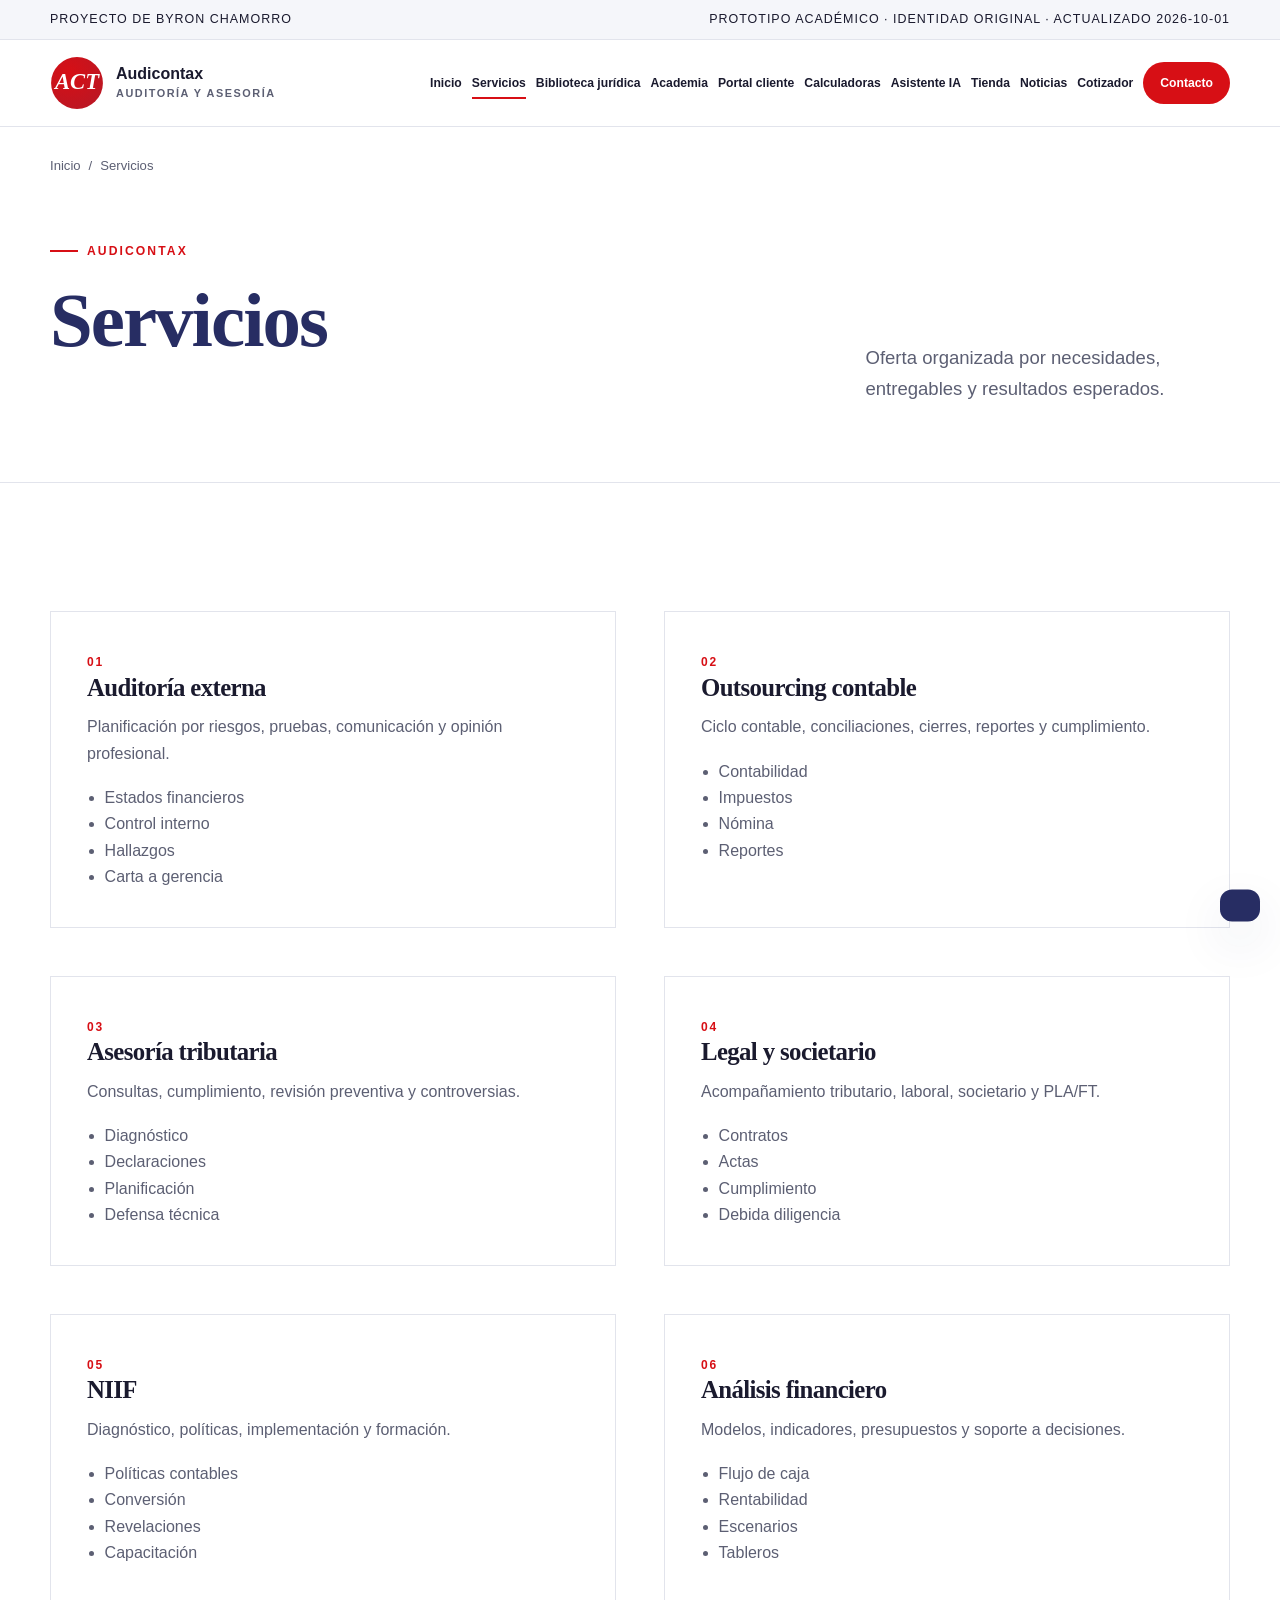
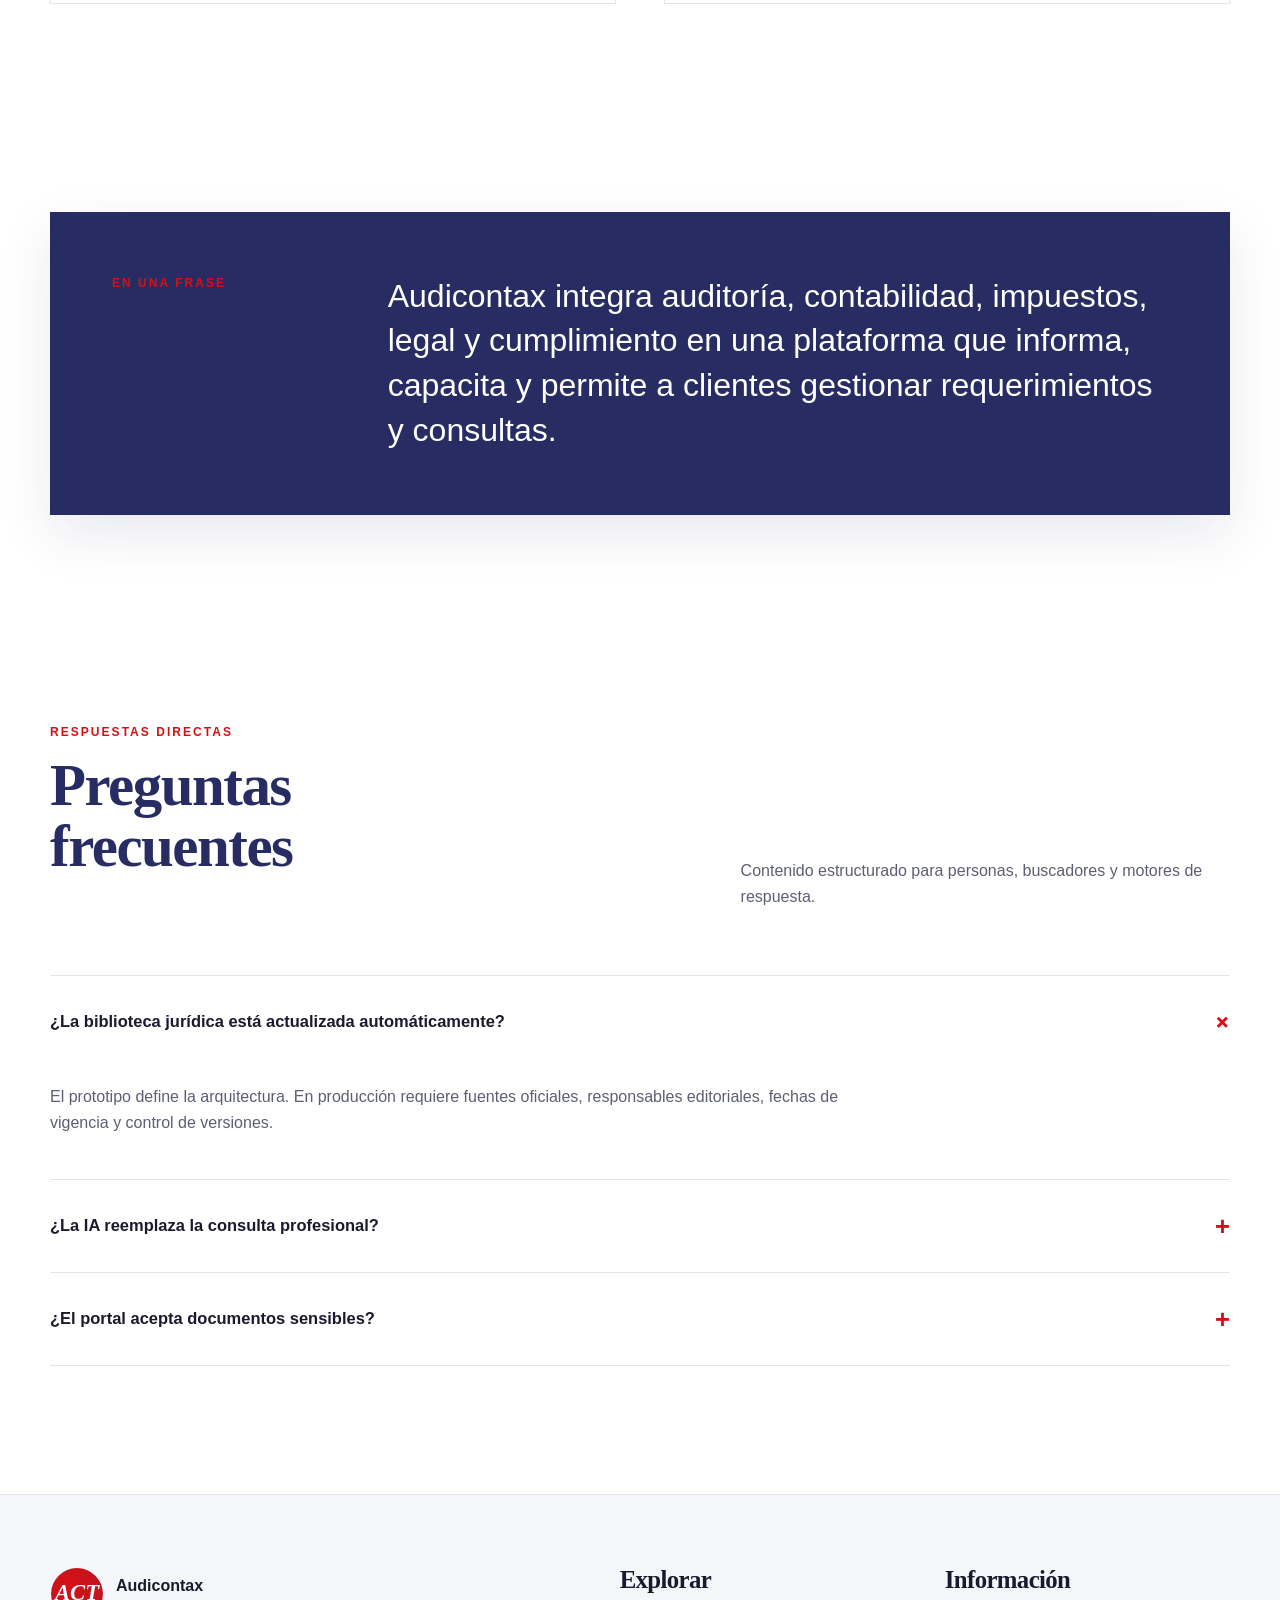
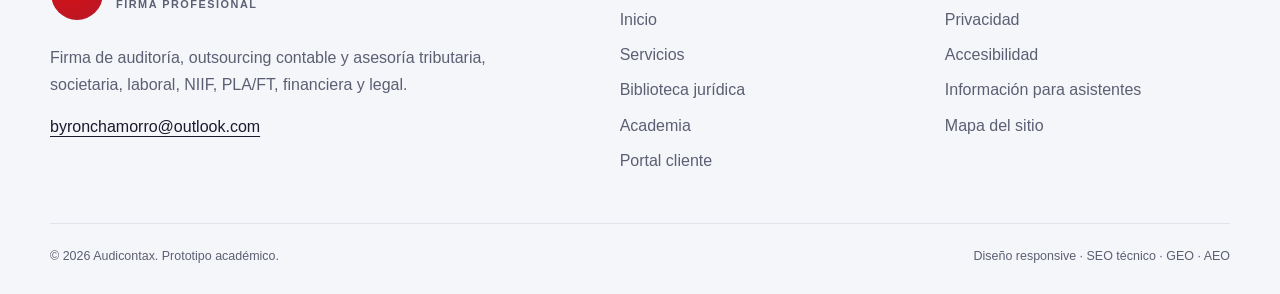
<file: servicios.html>
<!doctype html><html lang="es"><head>
<meta charset="utf-8"><meta name="viewport" content="width=device-width,initial-scale=1"><meta name="theme-color" content="#123f35">
<title>Servicios | Audicontax</title><meta name="description" content="Servicios de Audicontax. Audicontax integra auditoría, contabilidad, impuestos, legal y cumplimiento en una plataforma que informa, capac…"><meta name="robots" content="index,follow,max-image-preview:large,max-snippet:-1,max-video-preview:-1"><meta name="generator" content="Centro Iberoamericano · prototipo académico">
<link rel="canonical" href="./servicios.html"><link rel="icon" href="assets/img/favicon.svg" type="image/svg+xml"><link rel="manifest" href="manifest.webmanifest"><link rel="stylesheet" href="assets/css/styles.css">
<meta property="og:type" content="website"><meta property="og:locale" content="es_EC"><meta property="og:title" content="Servicios | Audicontax"><meta property="og:description" content="Servicios de Audicontax. Audicontax integra auditoría, contabilidad, impuestos, legal y cumplimiento en una plataforma que informa, capac…"><meta property="og:url" content="./servicios.html"><meta property="og:image" content="assets/img/og-cover.png"><meta property="og:image:width" content="1200"><meta property="og:image:height" content="630"><meta property="og:site_name" content="Audicontax">
<meta name="twitter:card" content="summary_large_image"><meta name="twitter:title" content="Servicios | Audicontax"><meta name="twitter:description" content="Servicios de Audicontax. Audicontax integra auditoría, contabilidad, impuestos, legal y cumplimiento en una plataforma que informa, capac…"><meta name="twitter:image" content="assets/img/og-cover.png">
<script type="application/ld+json">{"@context":"https://schema.org","@type":"AccountingService","@id":"./#entity","name":"Audicontax","description":"Firma de auditoría, outsourcing contable y asesoría tributaria, societaria, laboral, NIIF, PLA/FT, financiera y legal.","url":"./index.html","logo":"./assets/img/logo.svg","image":"./assets/img/og-cover.png","inLanguage":"es","email":"byronchamorro@outlook.com"}</script><script type="application/ld+json">{"@context":"https://schema.org","@type":"WebSite","@id":"./#website","name":"Audicontax","url":"./index.html","inLanguage":"es","publisher":{"@id":"./#entity"}}</script><script type="application/ld+json">{"@context":"https://schema.org","@type":"WebPage","name":"Servicios","description":"Audicontax integra auditoría, contabilidad, impuestos, legal y cumplimiento en una plataforma que informa, capacita y permite a clientes gestion…","url":"./servicios.html","inLanguage":"es","isPartOf":{"@id":"./#website"},"about":{"@id":"./#entity"},"dateModified":"2026-10-01"}</script><script type="application/ld+json">{"@context":"https://schema.org","@type":"BreadcrumbList","itemListElement":[{"@type":"ListItem","position":1,"name":"Inicio","item":"./index.html"},{"@type":"ListItem","position":2,"name":"Servicios","item":"./servicios.html"}]}</script><script type="application/ld+json">{"@context":"https://schema.org","@type":"FAQPage","mainEntity":[{"@type":"Question","name":"¿La biblioteca jurídica está actualizada automáticamente?","acceptedAnswer":{"@type":"Answer","text":"El prototipo define la arquitectura. En producción requiere fuentes oficiales, responsables editoriales, fechas de vigencia y control de versiones."}},{"@type":"Question","name":"¿La IA reemplaza la consulta profesional?","acceptedAnswer":{"@type":"Answer","text":"No. Resuelve orientación básica con citas a la biblioteca; asuntos relevantes deben escalarse a un profesional."}},{"@type":"Question","name":"¿El portal acepta documentos sensibles?","acceptedAnswer":{"@type":"Answer","text":"La versión productiva debe incorporar autenticación, cifrado, roles, auditoría y políticas de retención antes de recibir documentos reales."}}]}</script></head><body data-theme="audit"><a class="skip-link" href="#contenido">Saltar al contenido</a>
<div class="topbar"><div class="container"><span>Proyecto de Byron Chamorro</span><span>Prototipo académico · identidad original · actualizado 2026-10-01</span></div></div>
<header class="site-header">
  <div class="container nav-wrap">
    <a class="brand" href="index.html" aria-label="Ir al inicio de Audicontax"><img src="assets/img/favicon.svg" width="54" height="54" alt=""><span>Audicontax<small>auditoría y asesoría</small></span></a>
    <button class="menu-toggle" id="menu-toggle" type="button" aria-expanded="false" aria-controls="site-nav">Menú</button>
    <nav class="site-nav nav-dense" id="site-nav" aria-label="Navegación principal"><a class="" href="index.html">Inicio</a><a class="" href="servicios.html" aria-current="page">Servicios</a><a class="" href="biblioteca.html">Biblioteca jurídica</a><a class="" href="academia.html">Academia</a><a class="" href="portal-cliente.html">Portal cliente</a><a class="" href="calculadoras.html">Calculadoras</a><a class="" href="asistente-ia.html">Asistente IA</a><a class="" href="tienda.html">Tienda</a><a class="" href="noticias.html">Noticias</a><a class="" href="cotizador.html">Cotizador</a><a class="nav-cta" href="contacto.html">Contacto</a></nav>
  </div>
</header><main id="contenido"><div class="container breadcrumbs"><a href="index.html">Inicio</a><span aria-hidden="true">/</span><span>Servicios</span></div><section class="page-hero"><div class="container inner"><div><div class="eyebrow">Audicontax</div><h1>Servicios</h1></div><p>Oferta organizada por necesidades, entregables y resultados esperados.</p></div></section><section class="section"><div class="container"><div class="grid-2"><article class="card"><span class="number">01</span><h3>Auditoría externa</h3><p>Planificación por riesgos, pruebas, comunicación y opinión profesional.</p><ul><li>Estados financieros</li><li>Control interno</li><li>Hallazgos</li><li>Carta a gerencia</li></ul></article><article class="card"><span class="number">02</span><h3>Outsourcing contable</h3><p>Ciclo contable, conciliaciones, cierres, reportes y cumplimiento.</p><ul><li>Contabilidad</li><li>Impuestos</li><li>Nómina</li><li>Reportes</li></ul></article><article class="card"><span class="number">03</span><h3>Asesoría tributaria</h3><p>Consultas, cumplimiento, revisión preventiva y controversias.</p><ul><li>Diagnóstico</li><li>Declaraciones</li><li>Planificación</li><li>Defensa técnica</li></ul></article><article class="card"><span class="number">04</span><h3>Legal y societario</h3><p>Acompañamiento tributario, laboral, societario y PLA/FT.</p><ul><li>Contratos</li><li>Actas</li><li>Cumplimiento</li><li>Debida diligencia</li></ul></article><article class="card"><span class="number">05</span><h3>NIIF</h3><p>Diagnóstico, políticas, implementación y formación.</p><ul><li>Políticas contables</li><li>Conversión</li><li>Revelaciones</li><li>Capacitación</li></ul></article><article class="card"><span class="number">06</span><h3>Análisis financiero</h3><p>Modelos, indicadores, presupuestos y soporte a decisiones.</p><ul><li>Flujo de caja</li><li>Rentabilidad</li><li>Escenarios</li><li>Tableros</li></ul></article></div></div></section><section class="section-sm"><div class="container"><div class="answer-box"><div class="label">En una frase</div><p>Audicontax integra auditoría, contabilidad, impuestos, legal y cumplimiento en una plataforma que informa, capacita y permite a clientes gestionar requerimientos y consultas.</p></div></div></section><section class="section"><div class="container"><div class="section-head"><div><div class="kicker">Respuestas directas</div><h2>Preguntas frecuentes</h2></div><p>Contenido estructurado para personas, buscadores y motores de respuesta.</p></div><div class="faq-list"><div class="faq-item" data-open="true"><button class="faq-question" type="button" aria-expanded="true"><span>¿La biblioteca jurídica está actualizada automáticamente?</span><span aria-hidden="true">+</span></button><div class="faq-answer"><p>El prototipo define la arquitectura. En producción requiere fuentes oficiales, responsables editoriales, fechas de vigencia y control de versiones.</p></div></div><div class="faq-item" data-open="false"><button class="faq-question" type="button" aria-expanded="false"><span>¿La IA reemplaza la consulta profesional?</span><span aria-hidden="true">+</span></button><div class="faq-answer"><p>No. Resuelve orientación básica con citas a la biblioteca; asuntos relevantes deben escalarse a un profesional.</p></div></div><div class="faq-item" data-open="false"><button class="faq-question" type="button" aria-expanded="false"><span>¿El portal acepta documentos sensibles?</span><span aria-hidden="true">+</span></button><div class="faq-answer"><p>La versión productiva debe incorporar autenticación, cifrado, roles, auditoría y políticas de retención antes de recibir documentos reales.</p></div></div></div></div></section></main><footer class="site-footer">
  <div class="container">
    <div class="footer-grid">
      <div><a class="brand" href="index.html"><img src="assets/img/favicon.svg" width="54" height="54" alt=""><span>Audicontax<small>firma profesional</small></span></a><p>Firma de auditoría, outsourcing contable y asesoría tributaria, societaria, laboral, NIIF, PLA/FT, financiera y legal.</p><a href="mailto:byronchamorro@outlook.com">byronchamorro@outlook.com</a></div>
      <div><h3>Explorar</h3><div class="footer-links"><a href="index.html">Inicio</a><a href="servicios.html">Servicios</a><a href="biblioteca.html">Biblioteca jurídica</a><a href="academia.html">Academia</a><a href="portal-cliente.html">Portal cliente</a></div></div>
      <div><h3>Información</h3><div class="footer-links"><a href="privacidad.html">Privacidad</a><a href="accesibilidad.html">Accesibilidad</a><a href="llms.txt">Información para asistentes</a><a href="sitemap.xml">Mapa del sitio</a></div></div>
    </div>
    <div class="footer-bottom"><span>© <span id="year">2026</span> Audicontax. Prototipo académico.</span><span>Diseño responsive · SEO técnico · GEO · AEO</span></div>
  </div>
</footer><div id="toast" class="toast" role="status" aria-live="polite"></div><script src="assets/js/app.js" defer></script></body></html>
</file>
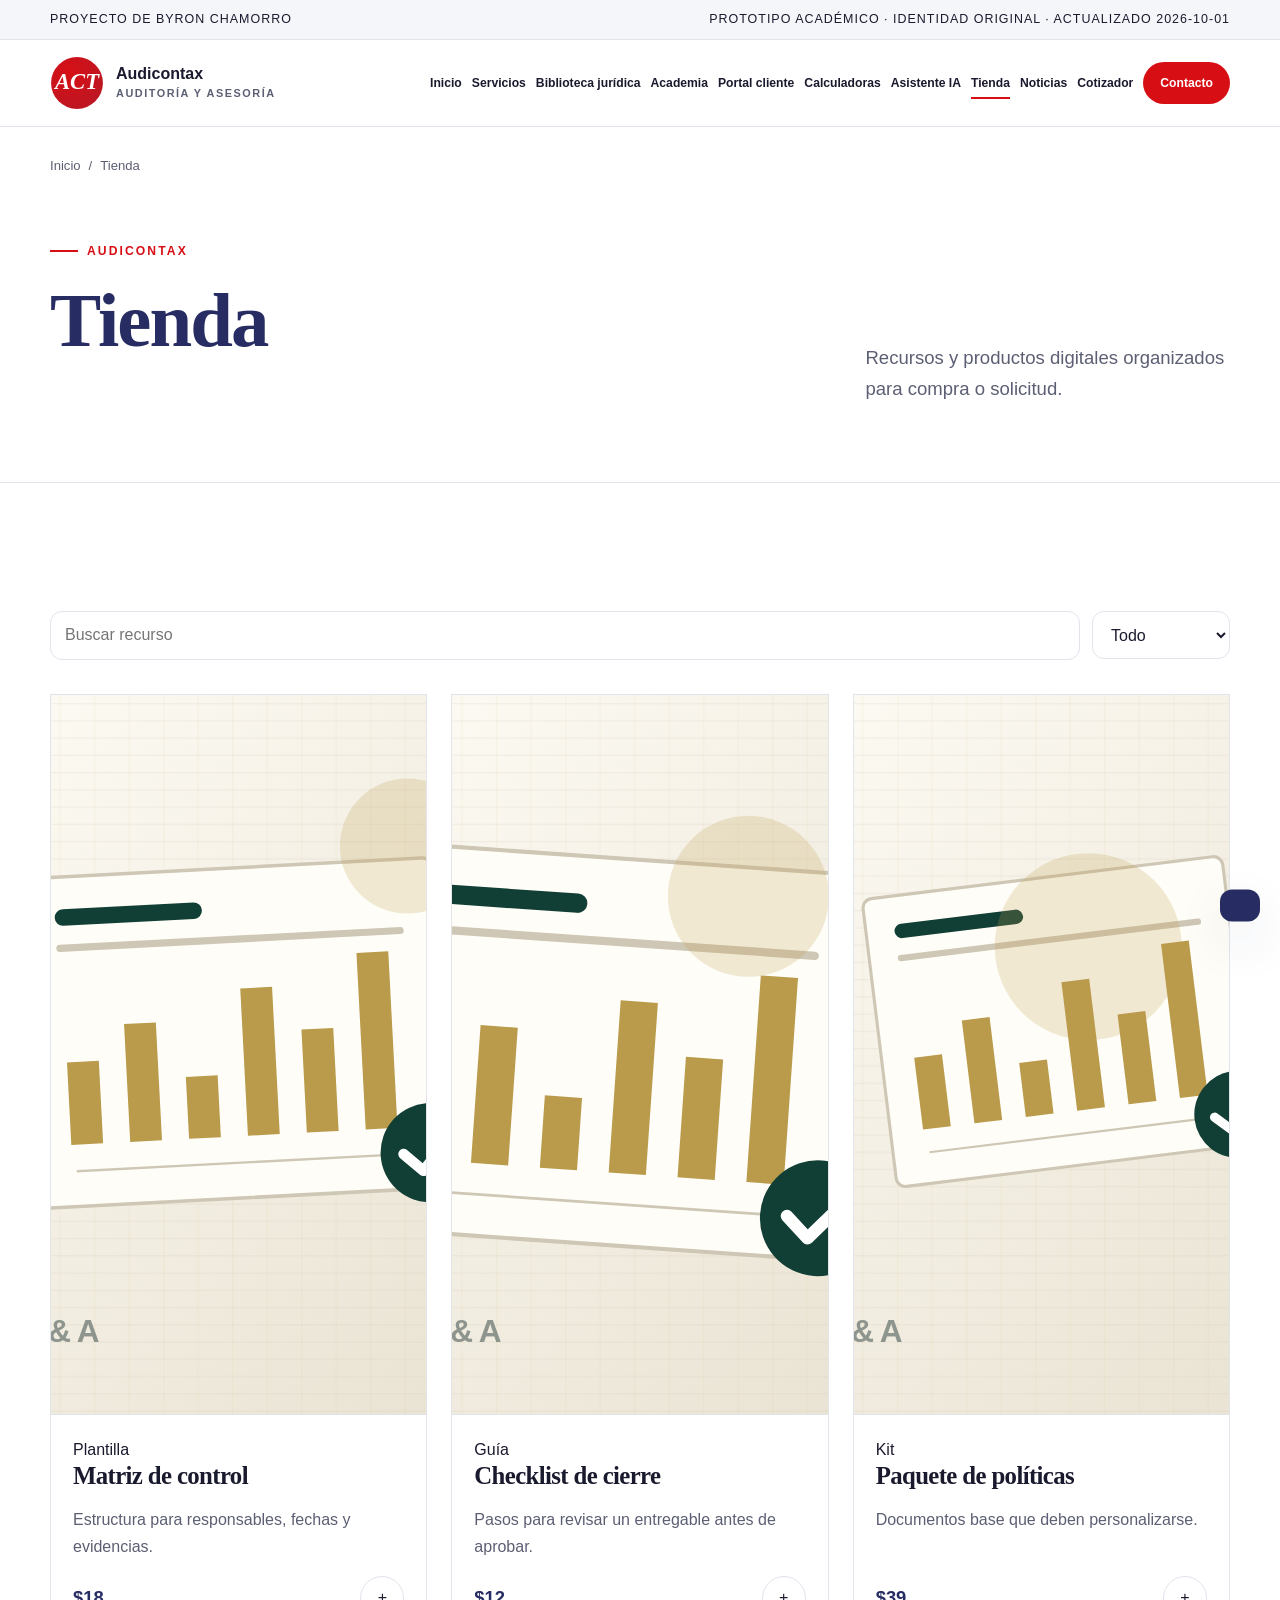
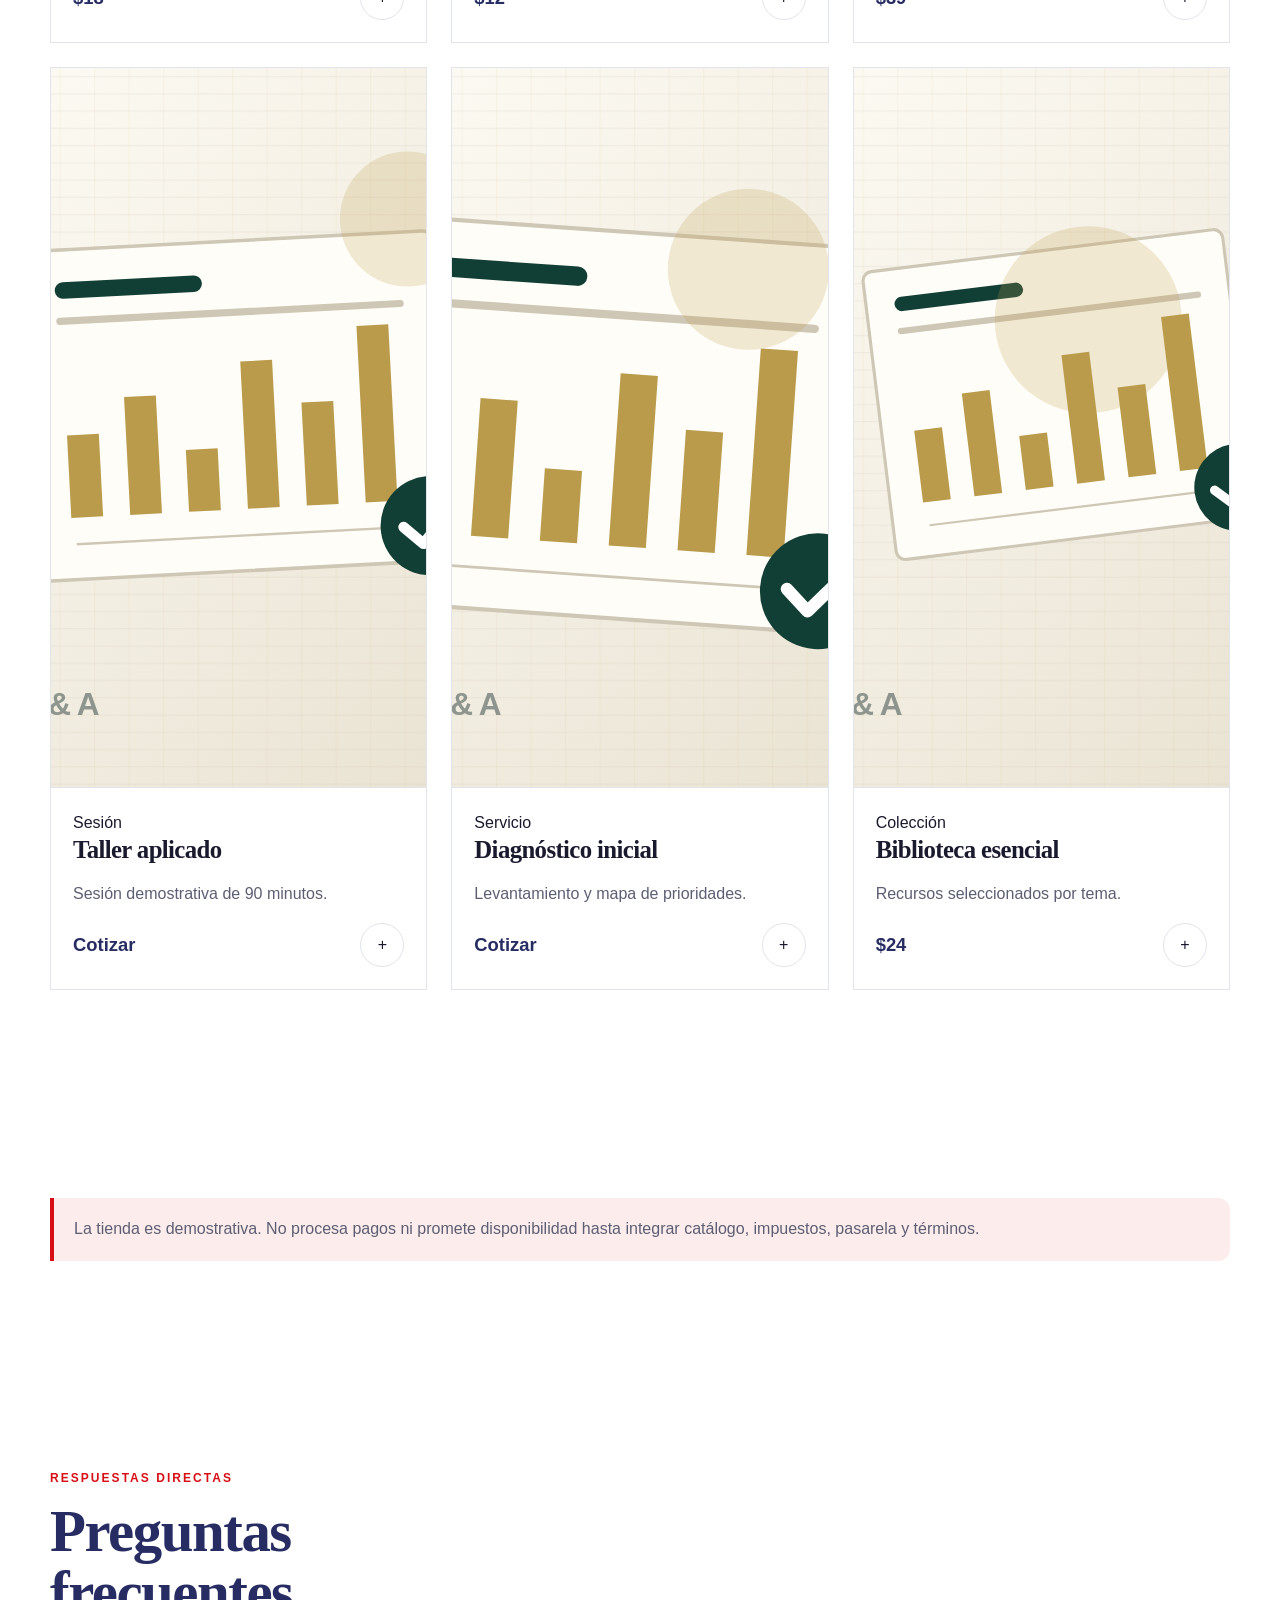
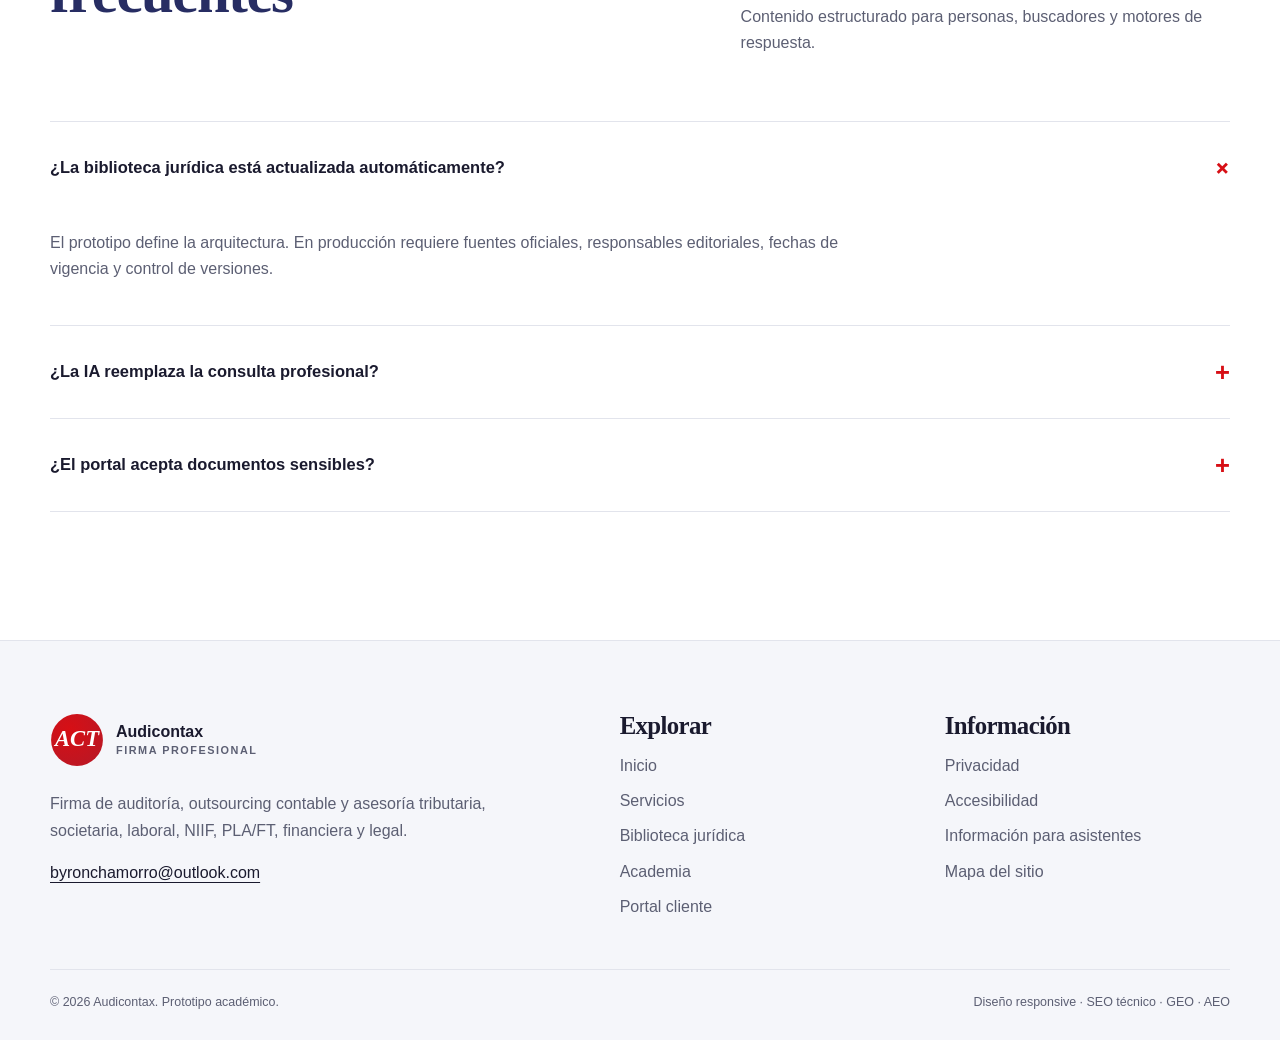
<file: tienda.html>
<!doctype html><html lang="es"><head>
<meta charset="utf-8"><meta name="viewport" content="width=device-width,initial-scale=1"><meta name="theme-color" content="#272d63">
<title>Tienda | Audicontax</title><meta name="description" content="Tienda de Audicontax. Audicontax integra auditoría, contabilidad, impuestos, legal y cumplimiento en una plataforma que informa, capacita…"><meta name="robots" content="index,follow,max-image-preview:large,max-snippet:-1,max-video-preview:-1"><meta name="generator" content="Centro Iberoamericano · prototipo académico">
<link rel="canonical" href="./tienda.html"><link rel="icon" href="assets/img/favicon.svg" type="image/svg+xml"><link rel="manifest" href="manifest.webmanifest"><link rel="stylesheet" href="assets/css/styles.css">
<meta property="og:type" content="website"><meta property="og:locale" content="es_EC"><meta property="og:title" content="Tienda | Audicontax"><meta property="og:description" content="Tienda de Audicontax. Audicontax integra auditoría, contabilidad, impuestos, legal y cumplimiento en una plataforma que informa, capacita…"><meta property="og:url" content="./tienda.html"><meta property="og:image" content="assets/img/og-cover.png"><meta property="og:image:width" content="1200"><meta property="og:image:height" content="630"><meta property="og:site_name" content="Audicontax">
<meta name="twitter:card" content="summary_large_image"><meta name="twitter:title" content="Tienda | Audicontax"><meta name="twitter:description" content="Tienda de Audicontax. Audicontax integra auditoría, contabilidad, impuestos, legal y cumplimiento en una plataforma que informa, capacita…"><meta name="twitter:image" content="assets/img/og-cover.png">
<script type="application/ld+json">{"@context":"https://schema.org","@type":"AccountingService","@id":"./#entity","name":"Audicontax","description":"Firma de auditoría, outsourcing contable y asesoría tributaria, societaria, laboral, NIIF, PLA/FT, financiera y legal.","url":"./index.html","logo":"./assets/img/logo.svg","image":"./assets/img/og-cover.png","inLanguage":"es","email":"byronchamorro@outlook.com"}</script><script type="application/ld+json">{"@context":"https://schema.org","@type":"WebSite","@id":"./#website","name":"Audicontax","url":"./index.html","inLanguage":"es","publisher":{"@id":"./#entity"}}</script><script type="application/ld+json">{"@context":"https://schema.org","@type":"CollectionPage","name":"Tienda","description":"Audicontax integra auditoría, contabilidad, impuestos, legal y cumplimiento en una plataforma que informa, capacita y permite a clientes gestion…","url":"./tienda.html","inLanguage":"es","isPartOf":{"@id":"./#website"},"about":{"@id":"./#entity"},"dateModified":"2026-10-01"}</script><script type="application/ld+json">{"@context":"https://schema.org","@type":"BreadcrumbList","itemListElement":[{"@type":"ListItem","position":1,"name":"Inicio","item":"./index.html"},{"@type":"ListItem","position":2,"name":"Tienda","item":"./tienda.html"}]}</script><script type="application/ld+json">{"@context":"https://schema.org","@type":"FAQPage","mainEntity":[{"@type":"Question","name":"¿La biblioteca jurídica está actualizada automáticamente?","acceptedAnswer":{"@type":"Answer","text":"El prototipo define la arquitectura. En producción requiere fuentes oficiales, responsables editoriales, fechas de vigencia y control de versiones."}},{"@type":"Question","name":"¿La IA reemplaza la consulta profesional?","acceptedAnswer":{"@type":"Answer","text":"No. Resuelve orientación básica con citas a la biblioteca; asuntos relevantes deben escalarse a un profesional."}},{"@type":"Question","name":"¿El portal acepta documentos sensibles?","acceptedAnswer":{"@type":"Answer","text":"La versión productiva debe incorporar autenticación, cifrado, roles, auditoría y políticas de retención antes de recibir documentos reales."}}]}</script><script type="application/ld+json">{"@context":"https://schema.org","@type":"ItemList","name":"Tienda","description":"Colección demostrativa de Audicontax; validar datos antes de publicar."}</script></head><body data-theme="audit"><a class="skip-link" href="#contenido">Saltar al contenido</a>
<div class="topbar"><div class="container"><span>Proyecto de Byron Chamorro</span><span>Prototipo académico · identidad original · actualizado 2026-10-01</span></div></div>
<header class="site-header">
  <div class="container nav-wrap">
    <a class="brand" href="index.html" aria-label="Ir al inicio de Audicontax"><img src="assets/img/favicon.svg" width="54" height="54" alt="Logo Audicontax"><span>Audicontax<small>auditoría y asesoría</small></span></a>
    <button class="menu-toggle" id="menu-toggle" type="button" aria-expanded="false" aria-controls="site-nav">Menú</button>
    <nav class="site-nav nav-dense" id="site-nav" aria-label="Navegación principal"><a class="" href="index.html">Inicio</a><a class="" href="servicios.html">Servicios</a><a class="" href="biblioteca.html">Biblioteca jurídica</a><a class="" href="academia.html">Academia</a><a class="" href="portal-cliente.html">Portal cliente</a><a class="" href="calculadoras.html">Calculadoras</a><a class="" href="asistente-ia.html">Asistente IA</a><a class="" href="tienda.html" aria-current="page">Tienda</a><a class="" href="noticias.html">Noticias</a><a class="" href="cotizador.html">Cotizador</a><a class="nav-cta" href="contacto.html">Contacto</a></nav>
  </div>
</header><main id="contenido"><div class="container breadcrumbs"><a href="index.html">Inicio</a><span aria-hidden="true">/</span><span>Tienda</span></div><section class="page-hero"><div class="container inner"><div><div class="eyebrow">Audicontax</div><h1>Tienda</h1></div><p>Recursos y productos digitales organizados para compra o solicitud.</p></div></section><section class="section"><div class="container"><div class="catalog-toolbar"><input id="catalog-search" type="search" placeholder="Buscar recurso" aria-label="Buscar recurso"><select id="catalog-category" data-filter="category" aria-label="Filtrar"><option value="all">Todo</option><option value="plantilla">Plantillas</option><option value="guia">Guías</option><option value="kit">Kits</option><option value="sesion">Sesiones</option><option value="servicio">Servicios</option><option value="coleccion">Colecciones</option></select></div><div class="product-grid"><article class="product-card" data-search="matriz de control plantilla estructura para responsables, fechas y evidencias. $18" data-category="plantilla"><img src="assets/img/visual-1.svg" width="720" height="720" loading="lazy" alt="Matriz de control"><div class="product-info"><span class="number">Plantilla</span><h3>Matriz de control</h3><p>Estructura para responsables, fechas y evidencias.</p><div class="product-meta"><span class="price">$18</span><button type="button" class="icon-button" data-action data-message="Matriz de control agregado a la consulta; el pago real no está conectado." aria-label="Consultar">+</button></div></div></article><article class="product-card" data-search="checklist de cierre guía pasos para revisar un entregable antes de aprobar. $12" data-category="guia"><img src="assets/img/visual-2.svg" width="720" height="720" loading="lazy" alt="Checklist de cierre"><div class="product-info"><span class="number">Guía</span><h3>Checklist de cierre</h3><p>Pasos para revisar un entregable antes de aprobar.</p><div class="product-meta"><span class="price">$12</span><button type="button" class="icon-button" data-action data-message="Checklist de cierre agregado a la consulta; el pago real no está conectado." aria-label="Consultar">+</button></div></div></article><article class="product-card" data-search="paquete de políticas kit documentos base que deben personalizarse. $39" data-category="kit"><img src="assets/img/visual-3.svg" width="720" height="720" loading="lazy" alt="Paquete de políticas"><div class="product-info"><span class="number">Kit</span><h3>Paquete de políticas</h3><p>Documentos base que deben personalizarse.</p><div class="product-meta"><span class="price">$39</span><button type="button" class="icon-button" data-action data-message="Paquete de políticas agregado a la consulta; el pago real no está conectado." aria-label="Consultar">+</button></div></div></article><article class="product-card" data-search="taller aplicado sesión sesión demostrativa de 90 minutos. cotizar" data-category="sesion"><img src="assets/img/visual-1.svg" width="720" height="720" loading="lazy" alt="Taller aplicado"><div class="product-info"><span class="number">Sesión</span><h3>Taller aplicado</h3><p>Sesión demostrativa de 90 minutos.</p><div class="product-meta"><span class="price">Cotizar</span><button type="button" class="icon-button" data-action data-message="Taller aplicado agregado a la consulta; el pago real no está conectado." aria-label="Consultar">+</button></div></div></article><article class="product-card" data-search="diagnóstico inicial servicio levantamiento y mapa de prioridades. cotizar" data-category="servicio"><img src="assets/img/visual-2.svg" width="720" height="720" loading="lazy" alt="Diagnóstico inicial"><div class="product-info"><span class="number">Servicio</span><h3>Diagnóstico inicial</h3><p>Levantamiento y mapa de prioridades.</p><div class="product-meta"><span class="price">Cotizar</span><button type="button" class="icon-button" data-action data-message="Diagnóstico inicial agregado a la consulta; el pago real no está conectado." aria-label="Consultar">+</button></div></div></article><article class="product-card" data-search="biblioteca esencial colección recursos seleccionados por tema. $24" data-category="coleccion"><img src="assets/img/visual-3.svg" width="720" height="720" loading="lazy" alt="Biblioteca esencial"><div class="product-info"><span class="number">Colección</span><h3>Biblioteca esencial</h3><p>Recursos seleccionados por tema.</p><div class="product-meta"><span class="price">$24</span><button type="button" class="icon-button" data-action data-message="Biblioteca esencial agregado a la consulta; el pago real no está conectado." aria-label="Consultar">+</button></div></div></article></div><div id="catalog-empty" class="empty-state">No se encontraron recursos.</div></div></section><section class="section-sm"><div class="container"><div class="notice">La tienda es demostrativa. No procesa pagos ni promete disponibilidad hasta integrar catálogo, impuestos, pasarela y términos.</div></div></section><section class="section"><div class="container"><div class="section-head"><div><div class="kicker">Respuestas directas</div><h2>Preguntas frecuentes</h2></div><p>Contenido estructurado para personas, buscadores y motores de respuesta.</p></div><div class="faq-list"><div class="faq-item" data-open="true"><button class="faq-question" type="button" aria-expanded="true"><span>¿La biblioteca jurídica está actualizada automáticamente?</span><span aria-hidden="true">+</span></button><div class="faq-answer"><p>El prototipo define la arquitectura. En producción requiere fuentes oficiales, responsables editoriales, fechas de vigencia y control de versiones.</p></div></div><div class="faq-item" data-open="false"><button class="faq-question" type="button" aria-expanded="false"><span>¿La IA reemplaza la consulta profesional?</span><span aria-hidden="true">+</span></button><div class="faq-answer"><p>No. Resuelve orientación básica con citas a la biblioteca; asuntos relevantes deben escalarse a un profesional.</p></div></div><div class="faq-item" data-open="false"><button class="faq-question" type="button" aria-expanded="false"><span>¿El portal acepta documentos sensibles?</span><span aria-hidden="true">+</span></button><div class="faq-answer"><p>La versión productiva debe incorporar autenticación, cifrado, roles, auditoría y políticas de retención antes de recibir documentos reales.</p></div></div></div></div></section></main><footer class="site-footer">
  <div class="container">
    <div class="footer-grid">
      <div><a class="brand" href="index.html"><img src="assets/img/favicon.svg" width="54" height="54" alt="Logo Audicontax"><span>Audicontax<small>firma profesional</small></span></a><p>Firma de auditoría, outsourcing contable y asesoría tributaria, societaria, laboral, NIIF, PLA/FT, financiera y legal.</p><a href="mailto:byronchamorro@outlook.com">byronchamorro@outlook.com</a></div>
      <div><h3>Explorar</h3><div class="footer-links"><a href="index.html">Inicio</a><a href="servicios.html">Servicios</a><a href="biblioteca.html">Biblioteca jurídica</a><a href="academia.html">Academia</a><a href="portal-cliente.html">Portal cliente</a></div></div>
      <div><h3>Información</h3><div class="footer-links"><a href="privacidad.html">Privacidad</a><a href="accesibilidad.html">Accesibilidad</a><a href="llms.txt">Información para asistentes</a><a href="sitemap.xml">Mapa del sitio</a></div></div>
    </div>
    <div class="footer-bottom"><span>© <span id="year">2026</span> Audicontax. Prototipo académico.</span><span>Diseño responsive · SEO técnico · GEO · AEO</span></div>
  </div>
</footer><div id="toast" class="toast" role="status" aria-live="polite"></div><script src="assets/js/app.js" defer></script></body></html>
</file>
<file: assets/css/styles.css>
/* Audicontax — paleta oficial sobre fondo blanco */
:root {
  --bg:#ffffff;
  --surface:#ffffff;
  --surface-2:#f5f6fa;
  --text:#1a1a2e;
  --muted:#5c5f73;
  --line:#e2e4ec;
  --brand:#272d63;
  --brand-2:#be1622;
  --accent:#d70f15;
  --on-brand:#ffffff;
  --radius:10px;
  --shadow:0 20px 50px rgba(39,45,99,.10);
  --font:Arial, Helvetica, sans-serif;
  --display:Georgia, "Times New Roman", serif;
  --max:1180px;
  --gutter:clamp(18px,4vw,44px);
  --section:clamp(72px,10vw,140px);
}
*{box-sizing:border-box}
html{scroll-behavior:smooth}
body{margin:0;background:var(--bg);color:var(--text);font-family:var(--font);line-height:1.65;-webkit-font-smoothing:antialiased}
img,svg{max-width:100%;display:block}
a{color:inherit;text-decoration-thickness:1px;text-underline-offset:4px}
button,input,select,textarea{font:inherit}
button{cursor:pointer}
::selection{background:var(--brand);color:var(--on-brand)}
.skip-link{position:fixed;left:18px;top:-100px;z-index:1000;background:var(--text);color:var(--bg);padding:12px 18px;border-radius:8px}
.skip-link:focus{top:18px}
.container{width:min(var(--max),calc(100% - 2*var(--gutter)));margin-inline:auto}
.topbar{border-bottom:1px solid var(--line);font-size:.78rem;letter-spacing:.08em;text-transform:uppercase;background:var(--surface-2)}
.topbar .container{display:flex;justify-content:space-between;gap:20px;padding-block:9px}
.site-header{position:sticky;top:0;z-index:80;background:rgba(255,255,255,.92);backdrop-filter:blur(20px);border-bottom:1px solid var(--line)}
.nav-wrap{min-height:86px;display:flex;align-items:center;justify-content:space-between;gap:28px}
.brand{display:inline-flex;align-items:center;gap:12px;text-decoration:none;font-weight:850;line-height:1.1}
.brand img{width:54px;height:54px;border-radius:50%}
.brand small{display:block;color:var(--muted);font-size:.68rem;letter-spacing:.14em;text-transform:uppercase;margin-top:5px}
.site-nav{display:flex;align-items:center;gap:clamp(12px,2vw,26px)}
.site-nav a{text-decoration:none;font-size:.9rem;font-weight:700;position:relative;padding:12px 0}
.site-nav.nav-dense{gap:10px}.site-nav.nav-dense a{font-size:.76rem}
.site-nav a::after{content:"";position:absolute;left:0;bottom:6px;width:100%;height:2px;background:var(--accent);transform:scaleX(0);transform-origin:right;transition:transform .25s ease}
.site-nav a:hover::after,.site-nav a[aria-current="page"]::after{transform:scaleX(1);transform-origin:left}
.nav-cta{background:var(--accent)!important;color:var(--on-brand)!important;padding:11px 17px!important;border-radius:999px}
.nav-cta::after{display:none}
.menu-toggle{display:none;border:1px solid var(--line);background:var(--surface);color:var(--text);border-radius:12px;padding:10px 14px;font-weight:800}
.breadcrumbs{display:flex;gap:8px;align-items:center;font-size:.82rem;color:var(--muted);padding-top:28px}
.breadcrumbs a{text-decoration:none}
main{overflow:hidden}
.hero{padding:clamp(52px,8vw,110px) 0 var(--section);position:relative}
.hero-grid{display:grid;grid-template-columns:minmax(0,1.02fr) minmax(360px,.98fr);align-items:center;gap:clamp(36px,6vw,90px)}
.hero-copy{position:relative;z-index:2}
.eyebrow{display:inline-flex;align-items:center;gap:9px;font-size:.76rem;font-weight:850;text-transform:uppercase;letter-spacing:.17em;color:var(--accent);margin-bottom:20px}
.eyebrow::before{content:"";width:28px;height:2px;background:currentColor}
h1,h2,h3{font-family:var(--display);line-height:1.05;margin:0 0 .55em;letter-spacing:-.025em}
h1{font-size:clamp(3rem,7.2vw,7.4rem);max-width:12ch;color:var(--brand)}
h2{font-size:clamp(2.1rem,4.6vw,4.9rem);max-width:16ch;color:var(--brand)}
h3{font-size:clamp(1.16rem,2vw,1.55rem)}
.lead{font-size:clamp(1.08rem,1.8vw,1.35rem);color:var(--muted);max-width:63ch;margin:0 0 30px}
.hero-actions,.action-row{display:flex;gap:13px;align-items:center;flex-wrap:wrap}
.btn{display:inline-flex;align-items:center;justify-content:center;gap:10px;min-height:50px;padding:12px 21px;border:1px solid var(--brand);background:var(--brand);color:var(--on-brand);text-decoration:none;font-weight:850;border-radius:calc(var(--radius)+6px);transition:transform .2s ease,box-shadow .2s ease}
.btn:hover{transform:translateY(-3px);box-shadow:0 16px 34px color-mix(in srgb,var(--brand) 22%,transparent)}
.btn-secondary{background:transparent;color:var(--text);border-color:var(--line)}
.btn-ghost{background:var(--surface);color:var(--text);border-color:var(--line)}
.hero-art{position:relative}
.hero-art::before{content:"";position:absolute;inset:8% -9% -8% 10%;background:var(--brand);opacity:.08;filter:blur(50px);z-index:-1}
.hero-art img{width:100%;aspect-ratio:4/3;object-fit:cover;border-radius:calc(var(--radius)+18px);box-shadow:var(--shadow);border:1px solid var(--line)}
.hero-badge{position:absolute;right:-18px;bottom:8%;max-width:220px;background:var(--surface);border:1px solid var(--line);padding:18px;border-radius:calc(var(--radius)+10px);box-shadow:var(--shadow);font-size:.88rem}
.hero-badge strong{display:block;color:var(--accent);font-size:1.15rem}
.stats{display:grid;grid-template-columns:repeat(3,1fr);gap:1px;margin-top:42px;background:var(--line);border:1px solid var(--line);border-radius:calc(var(--radius)+8px);overflow:hidden;max-width:760px}
.stat{background:var(--surface);padding:20px}
.stat strong{display:block;font-family:var(--display);font-size:clamp(1.4rem,3vw,2.35rem);line-height:1.1;color:var(--brand)}
.stat span{display:block;color:var(--muted);font-size:.82rem;margin-top:4px}
.section{padding:var(--section) 0}
.section-sm{padding:clamp(46px,7vw,80px) 0}
.section-alt{background:var(--surface-2);border-block:1px solid var(--line)}
.section-head{display:flex;justify-content:space-between;align-items:end;gap:40px;margin-bottom:clamp(36px,5vw,68px)}
.section-head p{max-width:55ch;color:var(--muted);margin:0}
.kicker{font-size:.75rem;text-transform:uppercase;letter-spacing:.17em;color:var(--accent);font-weight:850;margin-bottom:12px}
.grid-2{display:grid;grid-template-columns:repeat(2,minmax(0,1fr));gap:clamp(22px,4vw,48px)}
.grid-3{display:grid;grid-template-columns:repeat(3,minmax(0,1fr));gap:24px}
.grid-4{display:grid;grid-template-columns:repeat(4,minmax(0,1fr));gap:18px}
.card{background:var(--surface);border:1px solid var(--line);border-radius:calc(var(--radius)+8px);padding:clamp(22px,3vw,36px);position:relative;overflow:hidden;transition:transform .22s ease,border-color .22s ease,box-shadow .22s ease}
.card:hover{transform:translateY(-6px);border-color:var(--brand);box-shadow:var(--shadow)}
.card .number{font-size:.75rem;letter-spacing:.15em;color:var(--accent);font-weight:900}
.card p{color:var(--muted);margin:0}
.card ul{padding-left:1.1rem;margin:18px 0 0;color:var(--muted)}
.card-link{position:absolute;inset:0;text-indent:-9999px}
.visual-card{padding:0}
.visual-card img{width:100%;aspect-ratio:4/3;object-fit:cover;border-bottom:1px solid var(--line)}
.visual-card .card-body{padding:26px}
.answer-box{display:grid;grid-template-columns:.32fr 1fr;gap:26px;background:var(--brand);color:var(--on-brand);padding:clamp(28px,5vw,62px);border-radius:calc(var(--radius)+12px);box-shadow:var(--shadow)}
.answer-box .label{font-size:.75rem;letter-spacing:.17em;text-transform:uppercase;font-weight:900;color:var(--accent)}
.answer-box p{font-size:clamp(1.25rem,2.8vw,2rem);line-height:1.4;margin:0;max-width:52ch}
.feature-list{display:grid;gap:18px;counter-reset:feature}
.feature{display:grid;grid-template-columns:52px 1fr;gap:18px;padding:22px 0;border-bottom:1px solid var(--line);counter-increment:feature}
.feature::before{content:counter(feature,decimal-leading-zero);width:46px;height:46px;border:1px solid var(--line);border-radius:50%;display:grid;place-items:center;color:var(--brand);font-weight:900}
.feature p{margin:0;color:var(--muted)}
.tag-list{display:flex;flex-wrap:wrap;gap:9px}
.tag,.chip{display:inline-flex;padding:8px 12px;border:1px solid var(--line);border-radius:999px;background:var(--surface);font-size:.8rem;font-weight:750}
.step-list{display:grid;grid-template-columns:repeat(4,1fr);gap:0;border:1px solid var(--line);border-radius:calc(var(--radius)+8px);overflow:hidden}
.step{padding:28px;border-right:1px solid var(--line);background:var(--surface);min-height:220px}
.step:last-child{border-right:0}
.step strong{display:block;color:var(--accent);font-size:.8rem;letter-spacing:.14em;text-transform:uppercase;margin-bottom:36px}
.page-hero{padding:58px 0 78px;border-bottom:1px solid var(--line)}
.page-hero .inner{display:grid;grid-template-columns:1fr .48fr;gap:56px;align-items:end}
.page-hero h1{font-size:clamp(2.8rem,6vw,6rem);max-width:15ch}
.page-hero p{color:var(--muted);font-size:1.16rem;margin:0}
.prose{max-width:760px}
.prose h2{margin-top:1.5em}
.prose p,.prose li{color:var(--muted)}
.catalog-toolbar{display:flex;gap:12px;flex-wrap:wrap;align-items:center;margin-bottom:34px}
.catalog-toolbar input,.catalog-toolbar select{min-height:48px;border:1px solid var(--line);background:var(--surface);color:var(--text);border-radius:12px;padding:10px 14px}
.catalog-toolbar input{min-width:min(100%,320px);flex:1}
.product-grid{display:grid;grid-template-columns:repeat(3,minmax(0,1fr));gap:24px}
.product-card{background:var(--surface);border:1px solid var(--line);border-radius:calc(var(--radius)+8px);overflow:hidden;display:flex;flex-direction:column}
.product-card img{aspect-ratio:4/3;width:100%;object-fit:cover;border-bottom:1px solid var(--line)}
.product-info{padding:22px;display:flex;flex-direction:column;flex:1}
.product-info p{color:var(--muted);margin:.3rem 0 1rem}
.product-meta{display:flex;justify-content:space-between;gap:15px;margin-top:auto;align-items:center}
.price{font-size:1.15rem;font-weight:900;color:var(--brand)}
.icon-button{border:1px solid var(--line);background:var(--surface);color:var(--text);width:44px;height:44px;border-radius:50%;display:grid;place-items:center}
.dashboard{display:grid;grid-template-columns:220px 1fr;min-height:620px;background:var(--surface);border:1px solid var(--line);border-radius:calc(var(--radius)+8px);overflow:hidden;box-shadow:var(--shadow)}
.dashboard aside{background:var(--brand);color:var(--on-brand);padding:28px 18px}
.dashboard aside strong{display:block;margin-bottom:28px}
.dashboard aside a{display:block;text-decoration:none;padding:10px 12px;border-radius:10px;margin-bottom:6px;color:color-mix(in srgb,var(--on-brand) 75%,transparent)}
.dashboard aside a:first-of-type{background:var(--accent);color:var(--on-brand)}
.dashboard-main{padding:30px}
.metric-grid{display:grid;grid-template-columns:repeat(3,1fr);gap:16px}
.metric{border:1px solid var(--line);border-radius:14px;padding:20px;background:var(--surface-2)}
.metric strong{display:block;font-size:1.8rem;color:var(--brand)}
.bar-chart{height:220px;display:flex;align-items:end;gap:12px;padding:24px 12px;border:1px solid var(--line);border-radius:14px;margin-top:22px}
.bar-chart i{display:block;flex:1;background:var(--brand);border-radius:8px 8px 0 0;min-height:18px;opacity:.85}
.table-wrap{overflow:auto;border:1px solid var(--line);border-radius:14px;margin-top:22px}
table{width:100%;border-collapse:collapse;min-width:680px;background:var(--surface)}
th,td{padding:15px;text-align:left;border-bottom:1px solid var(--line);font-size:.9rem}
th{font-size:.75rem;text-transform:uppercase;letter-spacing:.08em;color:var(--muted)}
.status{display:inline-flex;padding:5px 9px;border-radius:999px;background:color-mix(in srgb,var(--accent) 15%,var(--surface));color:var(--text);font-size:.75rem;font-weight:800}
.timeline{position:relative;display:grid;gap:24px;margin-left:20px}
.timeline::before{content:"";position:absolute;left:18px;top:0;bottom:0;width:2px;background:var(--line)}
.timeline-item{position:relative;padding:20px 24px 20px 70px;background:var(--surface);border:1px solid var(--line);border-radius:calc(var(--radius)+6px)}
.timeline-item::before{content:"";position:absolute;left:7px;top:28px;width:24px;height:24px;border-radius:50%;background:var(--accent);border:5px solid var(--bg);z-index:2}
.faq-list{border-top:1px solid var(--line)}
.faq-item{border-bottom:1px solid var(--line)}
.faq-question{width:100%;display:flex;justify-content:space-between;gap:24px;align-items:center;text-align:left;border:0;background:transparent;color:var(--text);padding:25px 0;font-weight:850;font-size:1.03rem}
.faq-question span:last-child{font-size:1.6rem;color:var(--accent);transition:transform .2s ease}
.faq-answer{display:none;max-width:850px;color:var(--muted);padding:0 0 26px}
.faq-item[data-open="true"] .faq-answer{display:block}
.faq-item[data-open="true"] .faq-question span:last-child{transform:rotate(45deg)}
.form-grid{display:grid;grid-template-columns:repeat(2,minmax(0,1fr));gap:18px}
.field{display:grid;gap:8px}
.field.full{grid-column:1/-1}
.field label{font-size:.82rem;font-weight:850}
.field input,.field select,.field textarea{width:100%;border:1px solid var(--line);background:var(--surface);color:var(--text);padding:13px 14px;border-radius:12px;outline:none}
.field input:focus,.field select:focus,.field textarea:focus{border-color:var(--brand);box-shadow:0 0 0 4px color-mix(in srgb,var(--brand) 14%,transparent)}
.field textarea{min-height:150px;resize:vertical}
.contact-layout{display:grid;grid-template-columns:.72fr 1.28fr;gap:clamp(28px,5vw,70px)}
.contact-panel{background:var(--brand);color:var(--on-brand);padding:36px;border-radius:calc(var(--radius)+12px)}
.contact-panel a{color:var(--on-brand)}
.notice{padding:18px 20px;border-left:4px solid var(--accent);background:color-mix(in srgb,var(--accent) 8%,var(--surface));border-radius:0 12px 12px 0;color:var(--muted)}
.code-window{background:#05070a;color:#d8ffe8;border:1px solid var(--line);border-radius:14px;overflow:hidden;font-family:Consolas,monospace;box-shadow:var(--shadow)}
.code-head{display:flex;gap:8px;padding:14px;border-bottom:1px solid #233029}
.code-head i{width:11px;height:11px;border-radius:50%;background:#4e625a}
.code-body{padding:24px;overflow:auto;font-size:.88rem;line-height:1.8}
.code-body .cmd{color:#8fff5a}
.code-body .key{color:#58d1ff}
.assistant-demo{display:grid;grid-template-columns:.42fr .58fr;border:1px solid var(--line);border-radius:calc(var(--radius)+8px);overflow:hidden;background:var(--surface);min-height:520px}
.assistant-sidebar{padding:26px;background:var(--surface-2);border-right:1px solid var(--line)}
.assistant-chat{padding:30px;display:flex;flex-direction:column}
.bubble{max-width:78%;padding:15px 18px;border-radius:20px;margin-bottom:14px;background:var(--surface-2)}
.bubble.user{align-self:flex-end;background:var(--brand);color:var(--on-brand)}
.chat-form{margin-top:auto;display:flex;gap:10px}
.chat-form input{flex:1;border:1px solid var(--line);padding:13px;border-radius:999px;background:var(--bg);color:var(--text)}
.calculator{display:grid;grid-template-columns:1fr .8fr;gap:24px;background:var(--surface);border:1px solid var(--line);padding:30px;border-radius:calc(var(--radius)+8px)}
.result-panel{background:var(--brand);color:var(--on-brand);padding:28px;border-radius:calc(var(--radius)+4px)}
.result-panel strong{display:block;font-size:2.4rem;color:#fff}
.callout{display:grid;grid-template-columns:1fr auto;align-items:center;gap:30px;background:var(--brand);color:var(--on-brand);padding:clamp(30px,5vw,62px);border-radius:calc(var(--radius)+12px)}
.callout h2{font-size:clamp(2rem,4vw,4rem);margin:0;color:#fff}
.callout p{max-width:58ch;opacity:.84}
.callout .btn{background:var(--accent);color:#fff;border-color:var(--accent)}
.site-footer{padding:72px 0 28px;border-top:1px solid var(--line);background:var(--surface-2)}
.footer-grid{display:grid;grid-template-columns:1.3fr repeat(2,.7fr);gap:40px}
.footer-grid p{color:var(--muted);max-width:55ch}
.footer-links{display:grid;gap:9px}
.footer-links a{text-decoration:none;color:var(--muted)}
.footer-bottom{display:flex;justify-content:space-between;gap:20px;flex-wrap:wrap;border-top:1px solid var(--line);margin-top:48px;padding-top:22px;font-size:.78rem;color:var(--muted)}
.toast{position:fixed;right:20px;bottom:20px;z-index:200;background:var(--brand);color:var(--on-brand);padding:16px 20px;border-radius:12px;box-shadow:var(--shadow);transform:translateY(130%);transition:transform .25s ease;max-width:360px}
.toast.show{transform:translateY(0)}
.sr-only{position:absolute!important;width:1px!important;height:1px!important;padding:0!important;margin:-1px!important;overflow:hidden!important;clip:rect(0,0,0,0)!important;white-space:nowrap!important;border:0!important}
.empty-state{display:none;padding:30px;text-align:center;border:1px dashed var(--line);color:var(--muted);border-radius:14px}
@media (max-width:980px){
  .menu-toggle{display:block}
  .site-nav{display:none;position:absolute;left:var(--gutter);right:var(--gutter);top:78px;background:var(--surface);border:1px solid var(--line);padding:18px;flex-direction:column;align-items:stretch;border-radius:16px;box-shadow:var(--shadow)}
  .site-nav.open{display:flex}
  .site-nav a{padding:10px}
  .nav-cta{text-align:center}
  .hero-grid,.page-hero .inner,.contact-layout,.assistant-demo,.calculator{grid-template-columns:1fr}
  .hero-art{max-width:760px}
  .answer-box{grid-template-columns:1fr}
  .grid-4{grid-template-columns:repeat(2,1fr)}
  .product-grid,.grid-3{grid-template-columns:repeat(2,minmax(0,1fr))}
  .step-list{grid-template-columns:repeat(2,1fr)}
}
@media (max-width:640px){
  .grid-3,.product-grid,.step-list,.stats,.metric-grid{grid-template-columns:1fr}
  .footer-grid{grid-template-columns:1fr}
}
</file>
